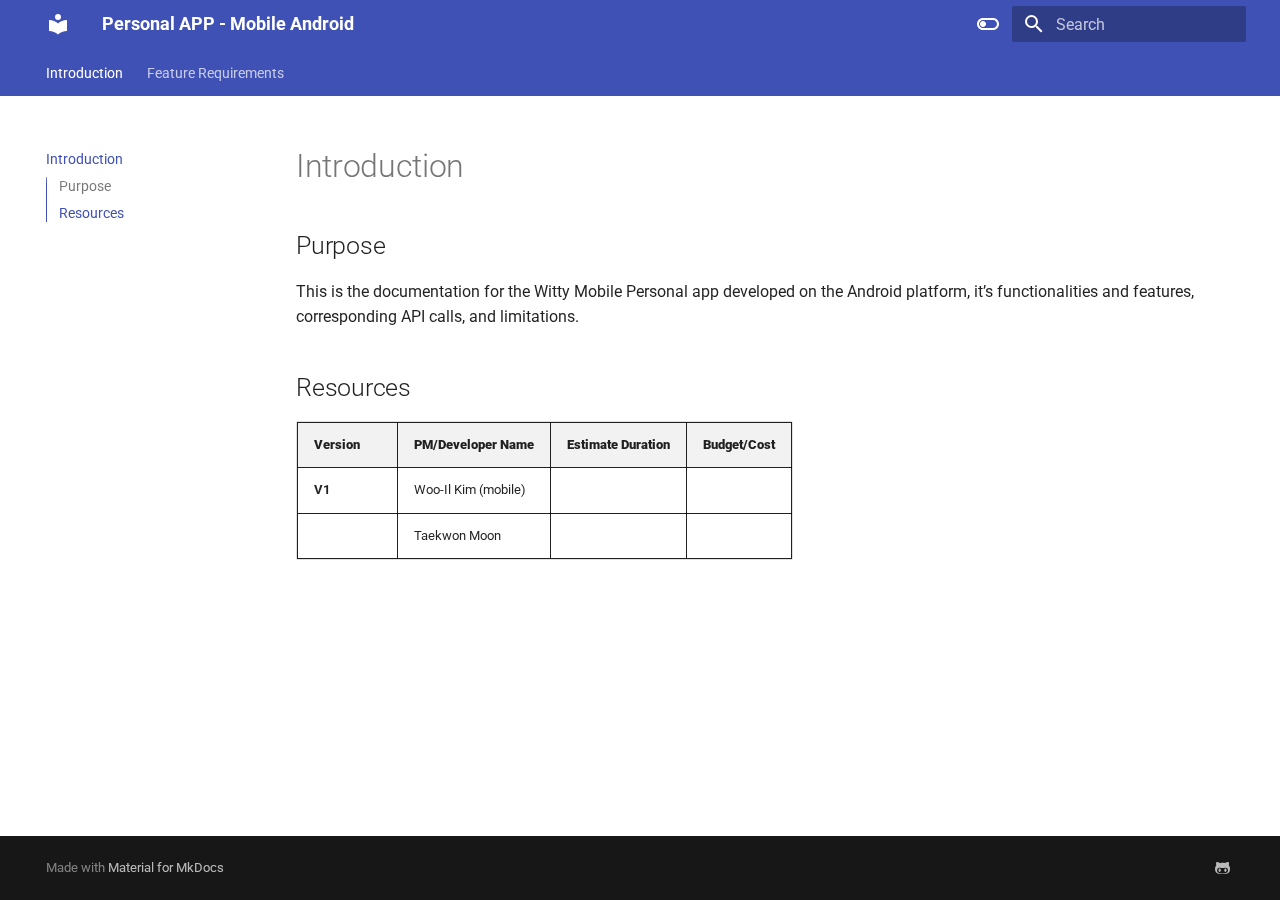
<file: index.html>
<!doctype html>
<html lang="en" class="no-js">
  <head>
    
      <meta charset="utf-8">
      <meta name="viewport" content="width=device-width,initial-scale=1">
      
      
      
      
      
        <link rel="next" href="featureRequirements/">
      
      
      <link rel="icon" href="assets/images/favicon.png">
      <meta name="generator" content="mkdocs-1.6.1, mkdocs-material-9.5.50">
    
    
      
        <title>Personal APP - Mobile Android</title>
      
    
    
      <link rel="stylesheet" href="assets/stylesheets/main.a40c8224.min.css">
      
        
        <link rel="stylesheet" href="assets/stylesheets/palette.06af60db.min.css">
      
      


    
    
      
    
    
      
        
        
        <link rel="preconnect" href="https://fonts.gstatic.com" crossorigin>
        <link rel="stylesheet" href="https://fonts.googleapis.com/css?family=Roboto:300,300i,400,400i,700,700i%7CRoboto+Mono:400,400i,700,700i&display=fallback">
        <style>:root{--md-text-font:"Roboto";--md-code-font:"Roboto Mono"}</style>
      
    
    
      <link rel="stylesheet" href="custom.css">
    
    <script>__md_scope=new URL(".",location),__md_hash=e=>[...e].reduce(((e,_)=>(e<<5)-e+_.charCodeAt(0)),0),__md_get=(e,_=localStorage,t=__md_scope)=>JSON.parse(_.getItem(t.pathname+"."+e)),__md_set=(e,_,t=localStorage,a=__md_scope)=>{try{t.setItem(a.pathname+"."+e,JSON.stringify(_))}catch(e){}}</script>
    
      

    
    
    
  </head>
  
  
    
    
      
    
    
    
    
    <body dir="ltr" data-md-color-scheme="default" data-md-color-primary="azure" data-md-color-accent="purple">
  
    
    <input class="md-toggle" data-md-toggle="drawer" type="checkbox" id="__drawer" autocomplete="off">
    <input class="md-toggle" data-md-toggle="search" type="checkbox" id="__search" autocomplete="off">
    <label class="md-overlay" for="__drawer"></label>
    <div data-md-component="skip">
      
        
        <a href="#introduction" class="md-skip">
          Skip to content
        </a>
      
    </div>
    <div data-md-component="announce">
      
    </div>
    
    
      

<header class="md-header" data-md-component="header">
  <nav class="md-header__inner md-grid" aria-label="Header">
    <a href="." title="Personal APP - Mobile Android" class="md-header__button md-logo" aria-label="Personal APP - Mobile Android" data-md-component="logo">
      
  
  <svg xmlns="http://www.w3.org/2000/svg" viewBox="0 0 24 24"><path d="M12 8a3 3 0 0 0 3-3 3 3 0 0 0-3-3 3 3 0 0 0-3 3 3 3 0 0 0 3 3m0 3.54C9.64 9.35 6.5 8 3 8v11c3.5 0 6.64 1.35 9 3.54 2.36-2.19 5.5-3.54 9-3.54V8c-3.5 0-6.64 1.35-9 3.54"/></svg>

    </a>
    <label class="md-header__button md-icon" for="__drawer">
      
      <svg xmlns="http://www.w3.org/2000/svg" viewBox="0 0 24 24"><path d="M3 6h18v2H3zm0 5h18v2H3zm0 5h18v2H3z"/></svg>
    </label>
    <div class="md-header__title" data-md-component="header-title">
      <div class="md-header__ellipsis">
        <div class="md-header__topic">
          <span class="md-ellipsis">
            Personal APP - Mobile Android
          </span>
        </div>
        <div class="md-header__topic" data-md-component="header-topic">
          <span class="md-ellipsis">
            
              Introduction
            
          </span>
        </div>
      </div>
    </div>
    
      
        <form class="md-header__option" data-md-component="palette">
  
    
    
    
    <input class="md-option" data-md-color-media="" data-md-color-scheme="default" data-md-color-primary="azure" data-md-color-accent="purple"  aria-label="Switch to dark mode"  type="radio" name="__palette" id="__palette_0">
    
      <label class="md-header__button md-icon" title="Switch to dark mode" for="__palette_1" hidden>
        <svg xmlns="http://www.w3.org/2000/svg" viewBox="0 0 24 24"><path d="M17 6H7c-3.31 0-6 2.69-6 6s2.69 6 6 6h10c3.31 0 6-2.69 6-6s-2.69-6-6-6m0 10H7c-2.21 0-4-1.79-4-4s1.79-4 4-4h10c2.21 0 4 1.79 4 4s-1.79 4-4 4M7 9c-1.66 0-3 1.34-3 3s1.34 3 3 3 3-1.34 3-3-1.34-3-3-3"/></svg>
      </label>
    
  
    
    
    
    <input class="md-option" data-md-color-media="" data-md-color-scheme="slate" data-md-color-primary="azure" data-md-color-accent="lime"  aria-label="Switch to light mode"  type="radio" name="__palette" id="__palette_1">
    
      <label class="md-header__button md-icon" title="Switch to light mode" for="__palette_0" hidden>
        <svg xmlns="http://www.w3.org/2000/svg" viewBox="0 0 24 24"><path d="M17 7H7a5 5 0 0 0-5 5 5 5 0 0 0 5 5h10a5 5 0 0 0 5-5 5 5 0 0 0-5-5m0 8a3 3 0 0 1-3-3 3 3 0 0 1 3-3 3 3 0 0 1 3 3 3 3 0 0 1-3 3"/></svg>
      </label>
    
  
</form>
      
    
    
      <script>var palette=__md_get("__palette");if(palette&&palette.color){if("(prefers-color-scheme)"===palette.color.media){var media=matchMedia("(prefers-color-scheme: light)"),input=document.querySelector(media.matches?"[data-md-color-media='(prefers-color-scheme: light)']":"[data-md-color-media='(prefers-color-scheme: dark)']");palette.color.media=input.getAttribute("data-md-color-media"),palette.color.scheme=input.getAttribute("data-md-color-scheme"),palette.color.primary=input.getAttribute("data-md-color-primary"),palette.color.accent=input.getAttribute("data-md-color-accent")}for(var[key,value]of Object.entries(palette.color))document.body.setAttribute("data-md-color-"+key,value)}</script>
    
    
    
      <label class="md-header__button md-icon" for="__search">
        
        <svg xmlns="http://www.w3.org/2000/svg" viewBox="0 0 24 24"><path d="M9.5 3A6.5 6.5 0 0 1 16 9.5c0 1.61-.59 3.09-1.56 4.23l.27.27h.79l5 5-1.5 1.5-5-5v-.79l-.27-.27A6.52 6.52 0 0 1 9.5 16 6.5 6.5 0 0 1 3 9.5 6.5 6.5 0 0 1 9.5 3m0 2C7 5 5 7 5 9.5S7 14 9.5 14 14 12 14 9.5 12 5 9.5 5"/></svg>
      </label>
      <div class="md-search" data-md-component="search" role="dialog">
  <label class="md-search__overlay" for="__search"></label>
  <div class="md-search__inner" role="search">
    <form class="md-search__form" name="search">
      <input type="text" class="md-search__input" name="query" aria-label="Search" placeholder="Search" autocapitalize="off" autocorrect="off" autocomplete="off" spellcheck="false" data-md-component="search-query" required>
      <label class="md-search__icon md-icon" for="__search">
        
        <svg xmlns="http://www.w3.org/2000/svg" viewBox="0 0 24 24"><path d="M9.5 3A6.5 6.5 0 0 1 16 9.5c0 1.61-.59 3.09-1.56 4.23l.27.27h.79l5 5-1.5 1.5-5-5v-.79l-.27-.27A6.52 6.52 0 0 1 9.5 16 6.5 6.5 0 0 1 3 9.5 6.5 6.5 0 0 1 9.5 3m0 2C7 5 5 7 5 9.5S7 14 9.5 14 14 12 14 9.5 12 5 9.5 5"/></svg>
        
        <svg xmlns="http://www.w3.org/2000/svg" viewBox="0 0 24 24"><path d="M20 11v2H8l5.5 5.5-1.42 1.42L4.16 12l7.92-7.92L13.5 5.5 8 11z"/></svg>
      </label>
      <nav class="md-search__options" aria-label="Search">
        
        <button type="reset" class="md-search__icon md-icon" title="Clear" aria-label="Clear" tabindex="-1">
          
          <svg xmlns="http://www.w3.org/2000/svg" viewBox="0 0 24 24"><path d="M19 6.41 17.59 5 12 10.59 6.41 5 5 6.41 10.59 12 5 17.59 6.41 19 12 13.41 17.59 19 19 17.59 13.41 12z"/></svg>
        </button>
      </nav>
      
        <div class="md-search__suggest" data-md-component="search-suggest"></div>
      
    </form>
    <div class="md-search__output">
      <div class="md-search__scrollwrap" tabindex="0" data-md-scrollfix>
        <div class="md-search-result" data-md-component="search-result">
          <div class="md-search-result__meta">
            Initializing search
          </div>
          <ol class="md-search-result__list" role="presentation"></ol>
        </div>
      </div>
    </div>
  </div>
</div>
    
    
  </nav>
  
</header>
    
    <div class="md-container" data-md-component="container">
      
      
        
          
            
<nav class="md-tabs" aria-label="Tabs" data-md-component="tabs">
  <div class="md-grid">
    <ul class="md-tabs__list">
      
        
  
  
    
  
  
    <li class="md-tabs__item md-tabs__item--active">
      <a href="." class="md-tabs__link">
        
  
    
  
  Introduction

      </a>
    </li>
  

      
        
  
  
  
    <li class="md-tabs__item">
      <a href="featureRequirements/" class="md-tabs__link">
        
  
    
  
  Feature Requirements

      </a>
    </li>
  

      
    </ul>
  </div>
</nav>
          
        
      
      <main class="md-main" data-md-component="main">
        <div class="md-main__inner md-grid">
          
            
              
              <div class="md-sidebar md-sidebar--primary" data-md-component="sidebar" data-md-type="navigation" >
                <div class="md-sidebar__scrollwrap">
                  <div class="md-sidebar__inner">
                    


  


  

<nav class="md-nav md-nav--primary md-nav--lifted md-nav--integrated" aria-label="Navigation" data-md-level="0">
  <label class="md-nav__title" for="__drawer">
    <a href="." title="Personal APP - Mobile Android" class="md-nav__button md-logo" aria-label="Personal APP - Mobile Android" data-md-component="logo">
      
  
  <svg xmlns="http://www.w3.org/2000/svg" viewBox="0 0 24 24"><path d="M12 8a3 3 0 0 0 3-3 3 3 0 0 0-3-3 3 3 0 0 0-3 3 3 3 0 0 0 3 3m0 3.54C9.64 9.35 6.5 8 3 8v11c3.5 0 6.64 1.35 9 3.54 2.36-2.19 5.5-3.54 9-3.54V8c-3.5 0-6.64 1.35-9 3.54"/></svg>

    </a>
    Personal APP - Mobile Android
  </label>
  
  <ul class="md-nav__list" data-md-scrollfix>
    
      
      
  
  
    
  
  
  
    <li class="md-nav__item md-nav__item--active">
      
      <input class="md-nav__toggle md-toggle" type="checkbox" id="__toc">
      
      
        
      
      
        <label class="md-nav__link md-nav__link--active" for="__toc">
          
  
  <span class="md-ellipsis">
    Introduction
  </span>
  

          <span class="md-nav__icon md-icon"></span>
        </label>
      
      <a href="." class="md-nav__link md-nav__link--active">
        
  
  <span class="md-ellipsis">
    Introduction
  </span>
  

      </a>
      
        

<nav class="md-nav md-nav--secondary" aria-label="Table of contents">
  
  
  
    
  
  
    <label class="md-nav__title" for="__toc">
      <span class="md-nav__icon md-icon"></span>
      Table of contents
    </label>
    <ul class="md-nav__list" data-md-component="toc" data-md-scrollfix>
      
        <li class="md-nav__item">
  <a href="#purpose" class="md-nav__link">
    <span class="md-ellipsis">
      Purpose
    </span>
  </a>
  
</li>
      
        <li class="md-nav__item">
  <a href="#resources" class="md-nav__link">
    <span class="md-ellipsis">
      Resources
    </span>
  </a>
  
</li>
      
    </ul>
  
</nav>
      
    </li>
  

    
      
      
  
  
  
  
    <li class="md-nav__item">
      <a href="featureRequirements/" class="md-nav__link">
        
  
  <span class="md-ellipsis">
    Feature Requirements
  </span>
  

      </a>
    </li>
  

    
  </ul>
</nav>
                  </div>
                </div>
              </div>
            
            
          
          
            <div class="md-content" data-md-component="content">
              <article class="md-content__inner md-typeset">
                
                  


<h1 id="introduction">Introduction</h1>
<h2 id="purpose">Purpose</h2>
<p>This is the documentation for the Witty Mobile Personal app developed on the Android platform,
it’s functionalities and features, corresponding API calls, and limitations.</p>
<h2 id="resources">Resources</h2>
<table>
<thead>
<tr>
<th><strong>Version</strong></th>
<th><strong>PM/Developer Name</strong></th>
<th><strong>Estimate Duration</strong></th>
<th><strong>Budget/Cost</strong></th>
</tr>
</thead>
<tbody>
<tr>
<td><strong>V1</strong></td>
<td>Woo-Il Kim (mobile)</td>
<td></td>
<td></td>
</tr>
<tr>
<td></td>
<td>Taekwon Moon</td>
<td></td>
<td></td>
</tr>
</tbody>
</table>












                
              </article>
            </div>
          
          
  <script>var tabs=__md_get("__tabs");if(Array.isArray(tabs))e:for(var set of document.querySelectorAll(".tabbed-set")){var labels=set.querySelector(".tabbed-labels");for(var tab of tabs)for(var label of labels.getElementsByTagName("label"))if(label.innerText.trim()===tab){var input=document.getElementById(label.htmlFor);input.checked=!0;continue e}}</script>

<script>var target=document.getElementById(location.hash.slice(1));target&&target.name&&(target.checked=target.name.startsWith("__tabbed_"))</script>
        </div>
        
          <button type="button" class="md-top md-icon" data-md-component="top" hidden>
  
  <svg xmlns="http://www.w3.org/2000/svg" viewBox="0 0 24 24"><path d="M13 20h-2V8l-5.5 5.5-1.42-1.42L12 4.16l7.92 7.92-1.42 1.42L13 8z"/></svg>
  Back to top
</button>
        
      </main>
      
        <footer class="md-footer">
  
  <div class="md-footer-meta md-typeset">
    <div class="md-footer-meta__inner md-grid">
      <div class="md-copyright">
  
  
    Made with
    <a href="https://squidfunk.github.io/mkdocs-material/" target="_blank" rel="noopener">
      Material for MkDocs
    </a>
  
</div>
      
        <div class="md-social">
  
    
    
    
    
      
      
    
    <a href="https://github.com/Yumitsu28" target="_blank" rel="noopener" title="github.com" class="md-social__link">
      <svg xmlns="http://www.w3.org/2000/svg" viewBox="0 0 480 512"><!--! Font Awesome Free 6.7.2 by @fontawesome - https://fontawesome.com License - https://fontawesome.com/license/free (Icons: CC BY 4.0, Fonts: SIL OFL 1.1, Code: MIT License) Copyright 2024 Fonticons, Inc.--><path d="M186.1 328.7c0 20.9-10.9 55.1-36.7 55.1s-36.7-34.2-36.7-55.1 10.9-55.1 36.7-55.1 36.7 34.2 36.7 55.1M480 278.2c0 31.9-3.2 65.7-17.5 95-37.9 76.6-142.1 74.8-216.7 74.8-75.8 0-186.2 2.7-225.6-74.8-14.6-29-20.2-63.1-20.2-95 0-41.9 13.9-81.5 41.5-113.6-5.2-15.8-7.7-32.4-7.7-48.8 0-21.5 4.9-32.3 14.6-51.8 45.3 0 74.3 9 108.8 36 29-6.9 58.8-10 88.7-10 27 0 54.2 2.9 80.4 9.2 34-26.7 63-35.2 107.8-35.2 9.8 19.5 14.6 30.3 14.6 51.8 0 16.4-2.6 32.7-7.7 48.2 27.5 32.4 39 72.3 39 114.2m-64.3 50.5c0-43.9-26.7-82.6-73.5-82.6-18.9 0-37 3.4-56 6-14.9 2.3-29.8 3.2-45.1 3.2-15.2 0-30.1-.9-45.1-3.2-18.7-2.6-37-6-56-6-46.8 0-73.5 38.7-73.5 82.6 0 87.8 80.4 101.3 150.4 101.3h48.2c70.3 0 150.6-13.4 150.6-101.3m-82.6-55.1c-25.8 0-36.7 34.2-36.7 55.1s10.9 55.1 36.7 55.1 36.7-34.2 36.7-55.1-10.9-55.1-36.7-55.1"/></svg>
    </a>
  
</div>
      
    </div>
  </div>
</footer>
      
    </div>
    <div class="md-dialog" data-md-component="dialog">
      <div class="md-dialog__inner md-typeset"></div>
    </div>
    
    
    <script id="__config" type="application/json">{"base": ".", "features": ["navigation.tabs", "navigation.sections", "toc.integrate", "toc.follow", "navigation.top", "navigation.expand", "search.suggest", "search.highlight", "content.tabs.link", "content.code.annotation", "content.code.copy"], "search": "assets/javascripts/workers/search.f8cc74c7.min.js", "translations": {"clipboard.copied": "Copied to clipboard", "clipboard.copy": "Copy to clipboard", "search.result.more.one": "1 more on this page", "search.result.more.other": "# more on this page", "search.result.none": "No matching documents", "search.result.one": "1 matching document", "search.result.other": "# matching documents", "search.result.placeholder": "Type to start searching", "search.result.term.missing": "Missing", "select.version": "Select version"}}</script>
    
    
      <script src="assets/javascripts/bundle.60a45f97.min.js"></script>
      
    
  </body>
</html>
</file>
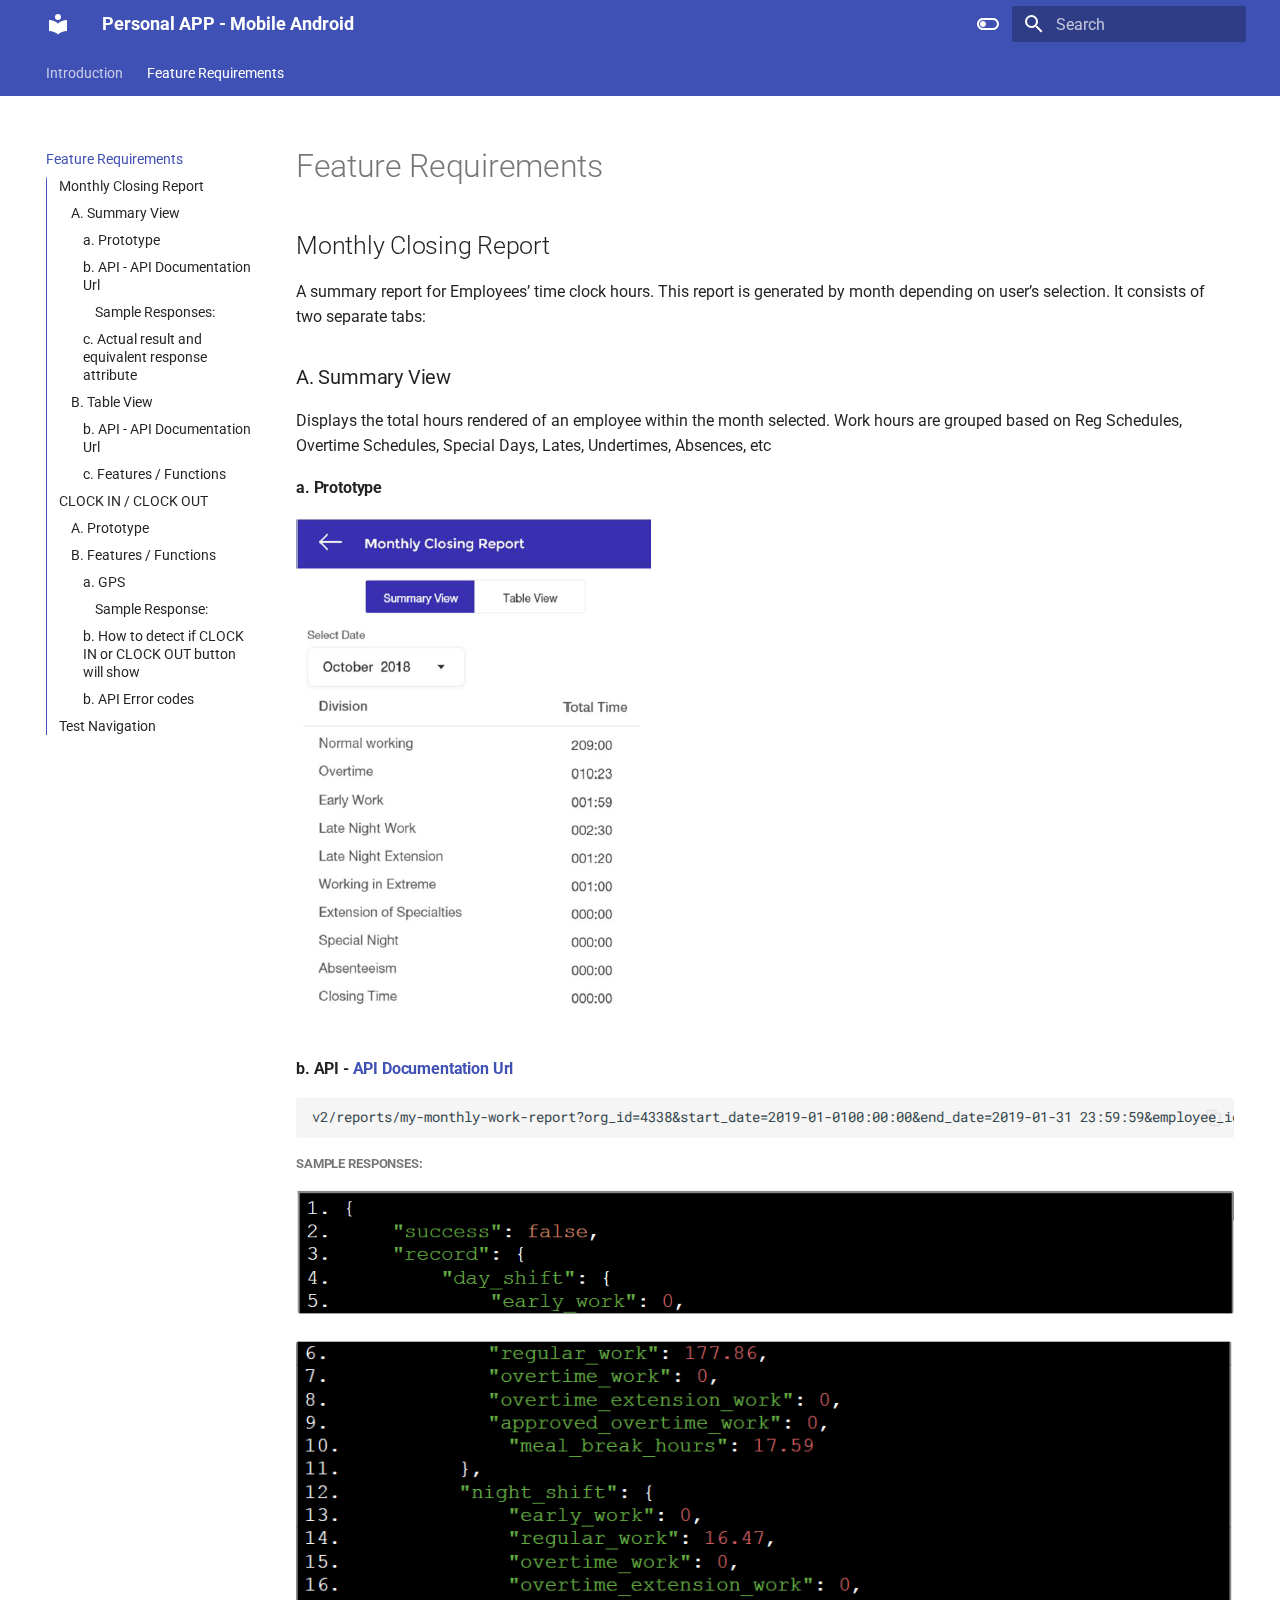
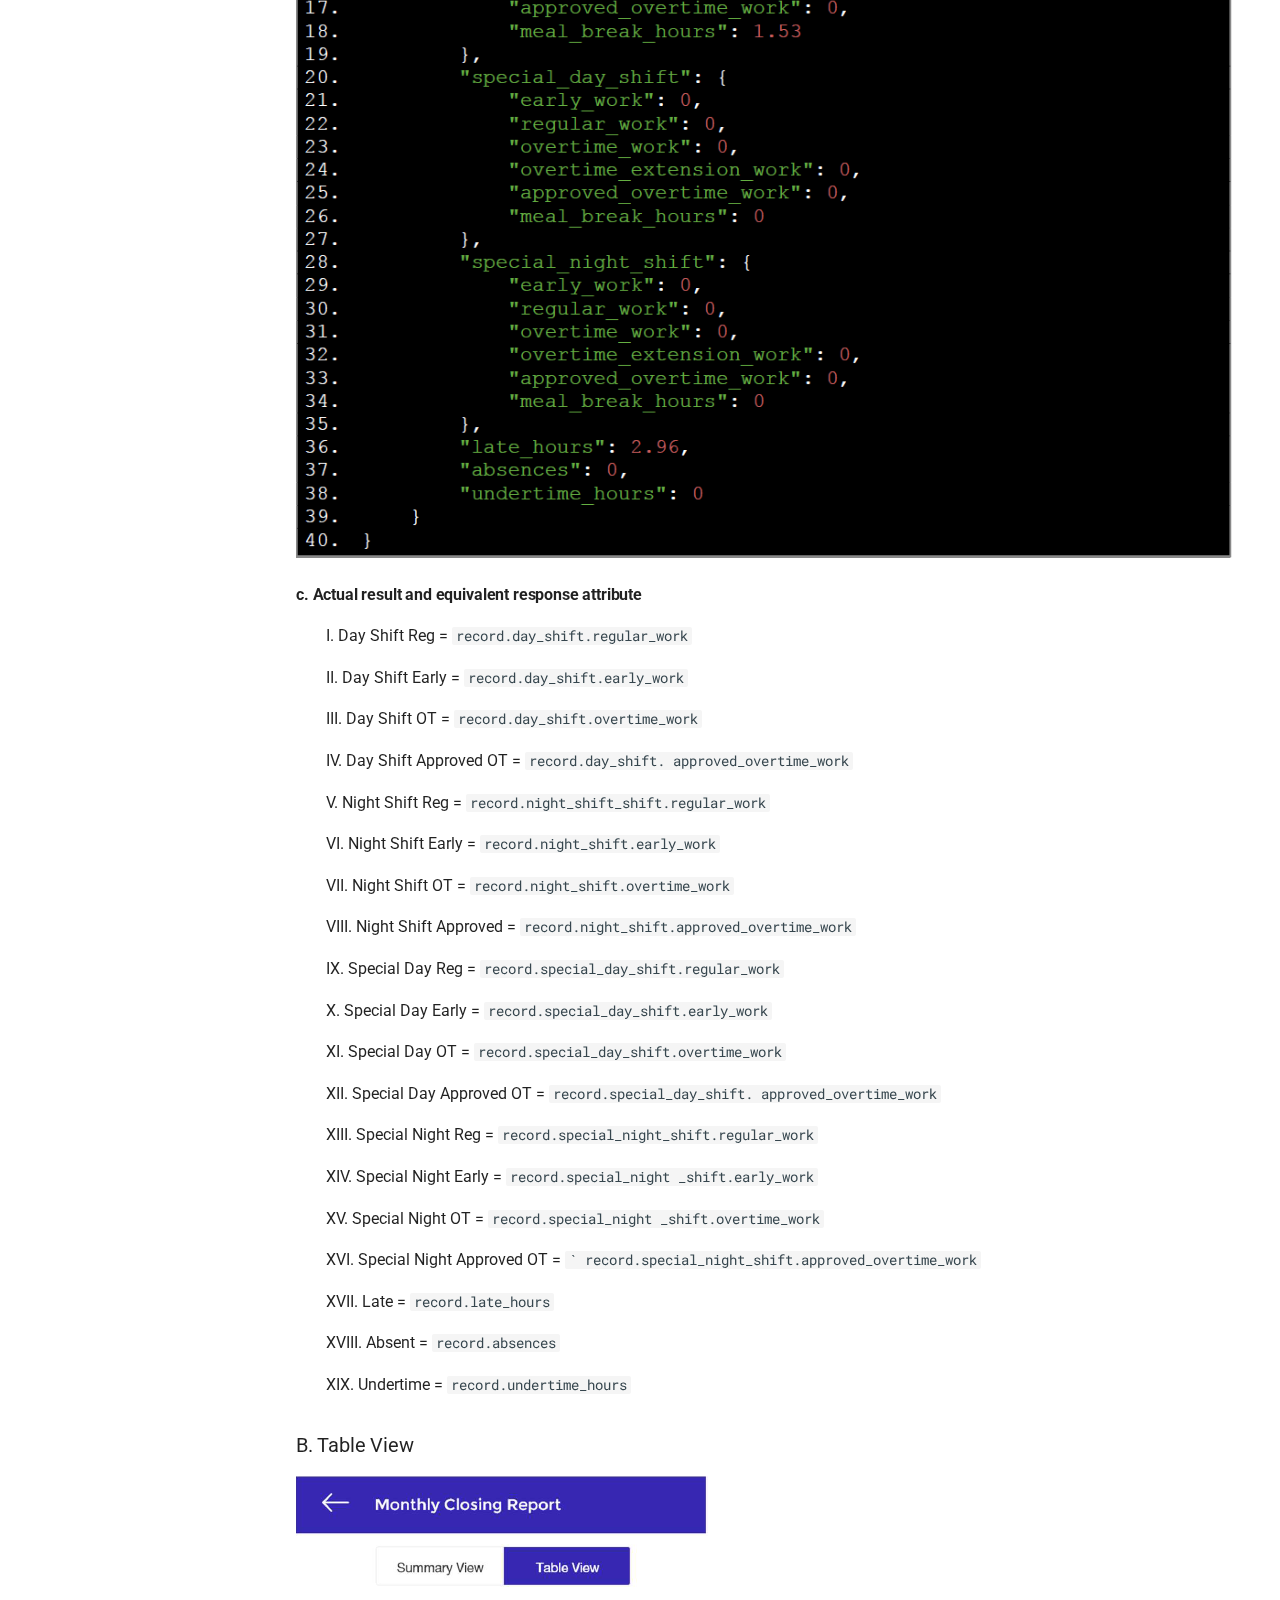
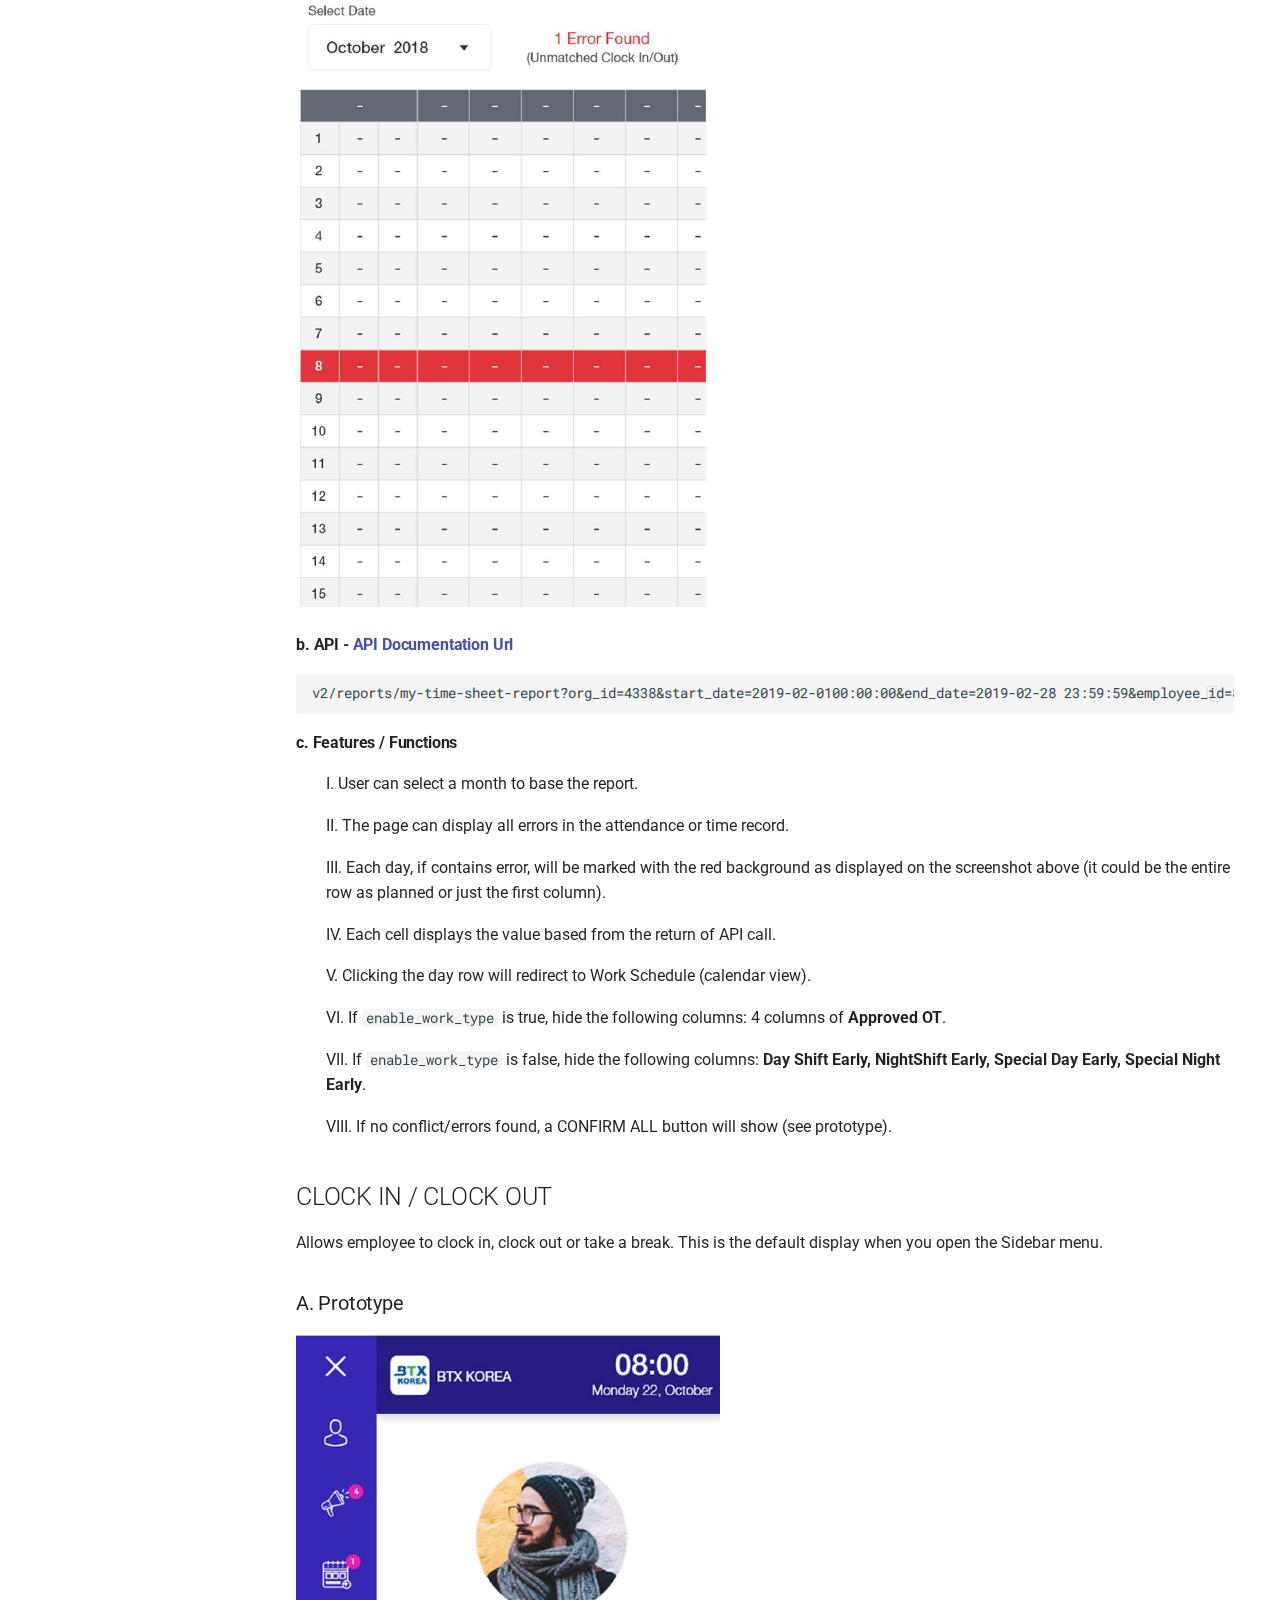
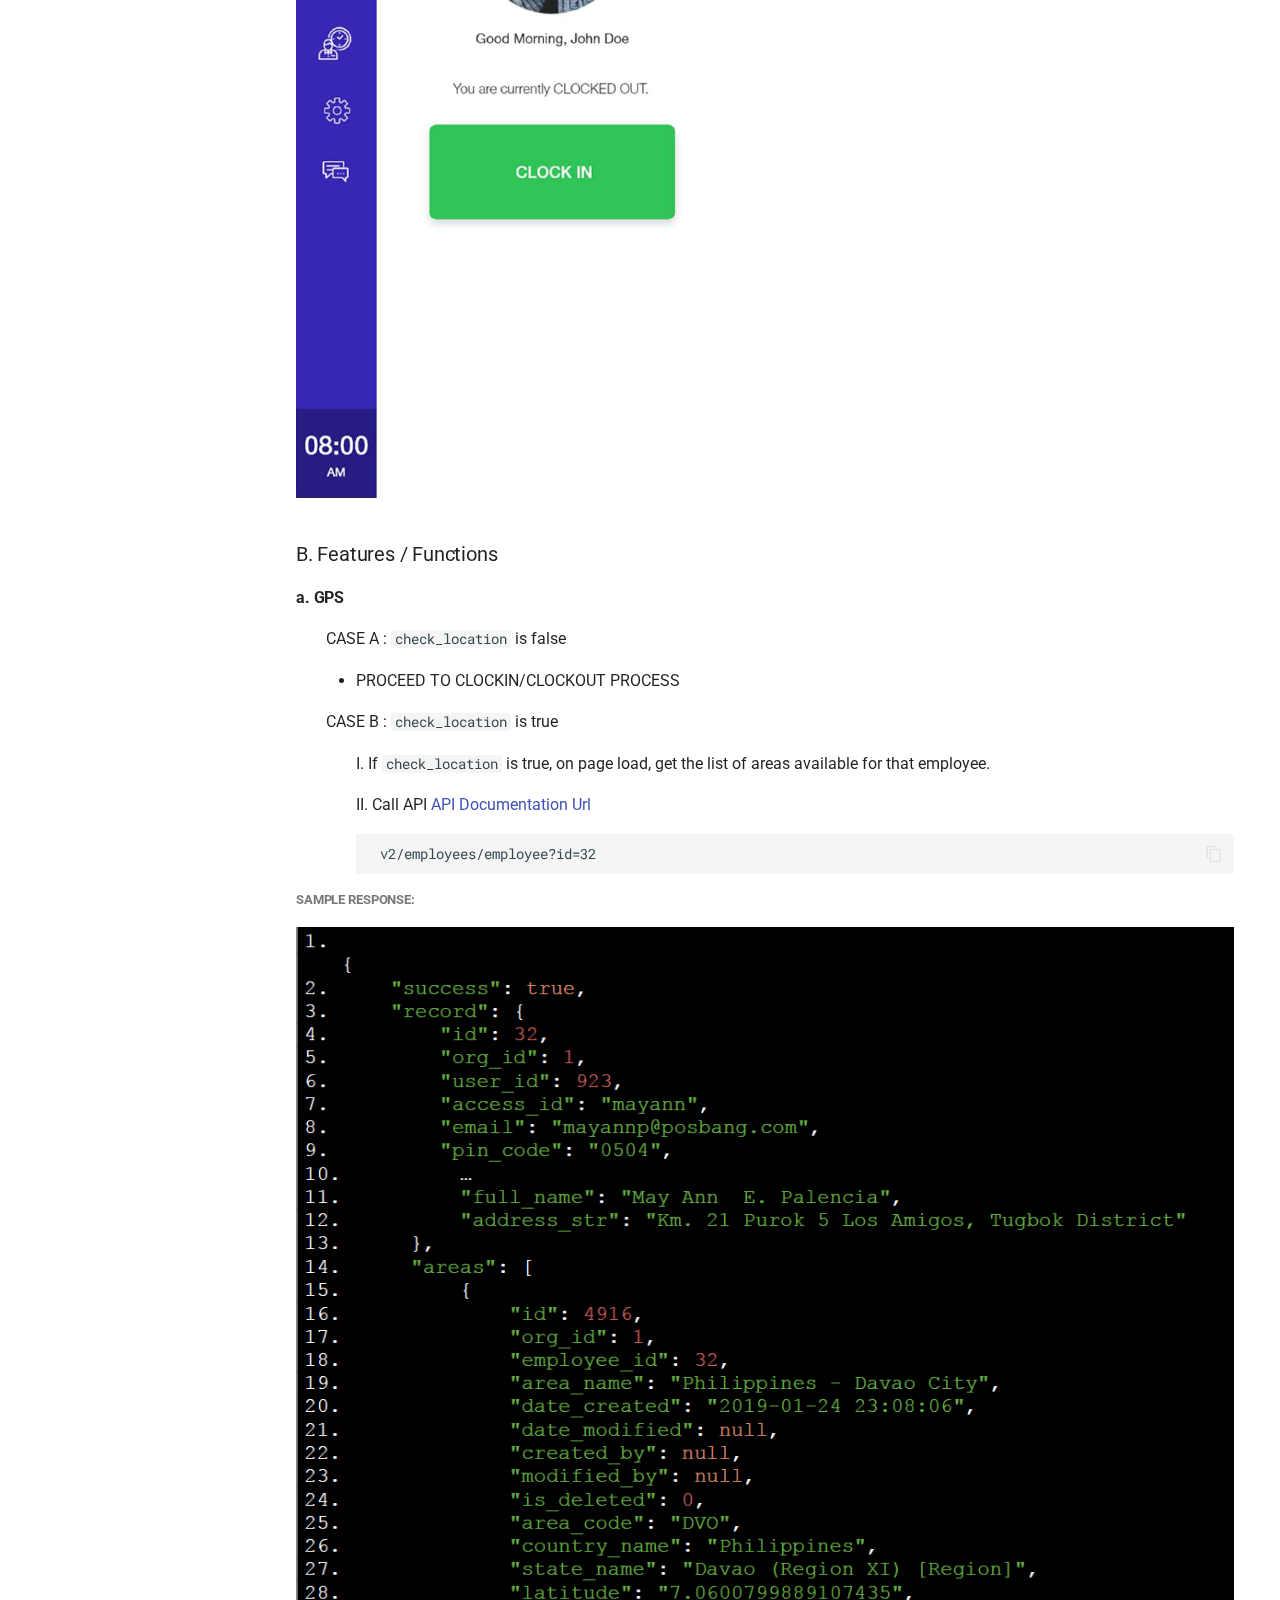
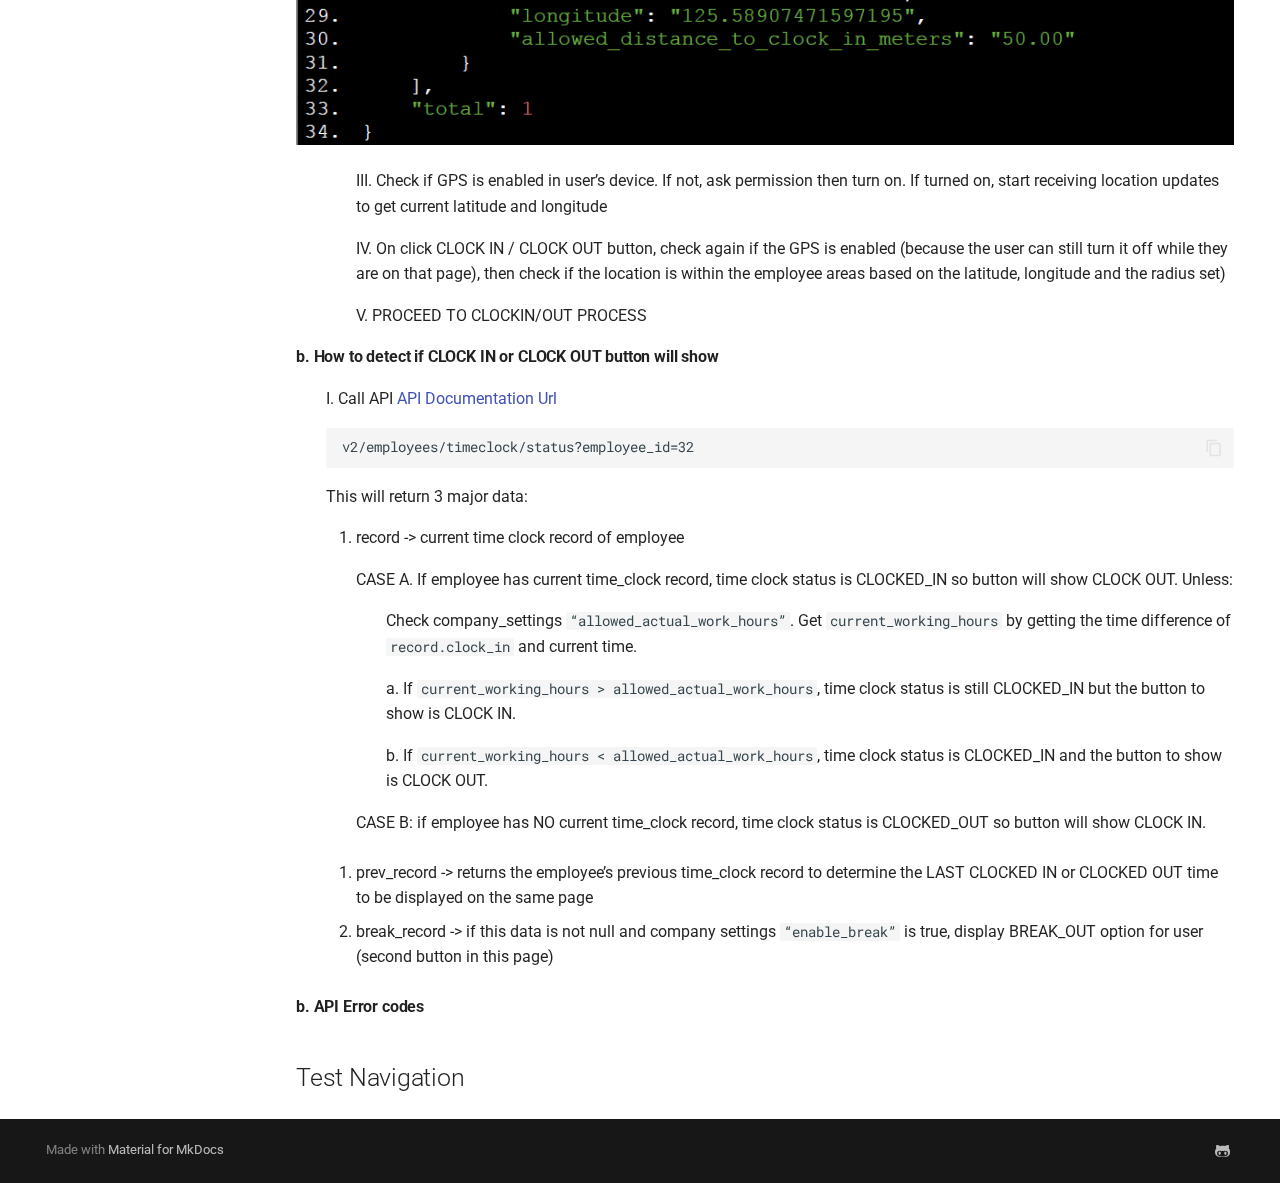
<file: featureRequirements/index.html>
<!doctype html>
<html lang="en" class="no-js">
  <head>
    
      <meta charset="utf-8">
      <meta name="viewport" content="width=device-width,initial-scale=1">
      
      
      
      
        <link rel="prev" href="..">
      
      
      
      <link rel="icon" href="../assets/images/favicon.png">
      <meta name="generator" content="mkdocs-1.6.1, mkdocs-material-9.5.50">
    
    
      
        <title>Feature Requirements - Personal APP - Mobile Android</title>
      
    
    
      <link rel="stylesheet" href="../assets/stylesheets/main.a40c8224.min.css">
      
        
        <link rel="stylesheet" href="../assets/stylesheets/palette.06af60db.min.css">
      
      


    
    
      
    
    
      
        
        
        <link rel="preconnect" href="https://fonts.gstatic.com" crossorigin>
        <link rel="stylesheet" href="https://fonts.googleapis.com/css?family=Roboto:300,300i,400,400i,700,700i%7CRoboto+Mono:400,400i,700,700i&display=fallback">
        <style>:root{--md-text-font:"Roboto";--md-code-font:"Roboto Mono"}</style>
      
    
    
      <link rel="stylesheet" href="../custom.css">
    
    <script>__md_scope=new URL("..",location),__md_hash=e=>[...e].reduce(((e,_)=>(e<<5)-e+_.charCodeAt(0)),0),__md_get=(e,_=localStorage,t=__md_scope)=>JSON.parse(_.getItem(t.pathname+"."+e)),__md_set=(e,_,t=localStorage,a=__md_scope)=>{try{t.setItem(a.pathname+"."+e,JSON.stringify(_))}catch(e){}}</script>
    
      

    
    
    
  </head>
  
  
    
    
      
    
    
    
    
    <body dir="ltr" data-md-color-scheme="default" data-md-color-primary="azure" data-md-color-accent="purple">
  
    
    <input class="md-toggle" data-md-toggle="drawer" type="checkbox" id="__drawer" autocomplete="off">
    <input class="md-toggle" data-md-toggle="search" type="checkbox" id="__search" autocomplete="off">
    <label class="md-overlay" for="__drawer"></label>
    <div data-md-component="skip">
      
        
        <a href="#feature-requirements" class="md-skip">
          Skip to content
        </a>
      
    </div>
    <div data-md-component="announce">
      
    </div>
    
    
      

<header class="md-header" data-md-component="header">
  <nav class="md-header__inner md-grid" aria-label="Header">
    <a href=".." title="Personal APP - Mobile Android" class="md-header__button md-logo" aria-label="Personal APP - Mobile Android" data-md-component="logo">
      
  
  <svg xmlns="http://www.w3.org/2000/svg" viewBox="0 0 24 24"><path d="M12 8a3 3 0 0 0 3-3 3 3 0 0 0-3-3 3 3 0 0 0-3 3 3 3 0 0 0 3 3m0 3.54C9.64 9.35 6.5 8 3 8v11c3.5 0 6.64 1.35 9 3.54 2.36-2.19 5.5-3.54 9-3.54V8c-3.5 0-6.64 1.35-9 3.54"/></svg>

    </a>
    <label class="md-header__button md-icon" for="__drawer">
      
      <svg xmlns="http://www.w3.org/2000/svg" viewBox="0 0 24 24"><path d="M3 6h18v2H3zm0 5h18v2H3zm0 5h18v2H3z"/></svg>
    </label>
    <div class="md-header__title" data-md-component="header-title">
      <div class="md-header__ellipsis">
        <div class="md-header__topic">
          <span class="md-ellipsis">
            Personal APP - Mobile Android
          </span>
        </div>
        <div class="md-header__topic" data-md-component="header-topic">
          <span class="md-ellipsis">
            
              Feature Requirements
            
          </span>
        </div>
      </div>
    </div>
    
      
        <form class="md-header__option" data-md-component="palette">
  
    
    
    
    <input class="md-option" data-md-color-media="" data-md-color-scheme="default" data-md-color-primary="azure" data-md-color-accent="purple"  aria-label="Switch to dark mode"  type="radio" name="__palette" id="__palette_0">
    
      <label class="md-header__button md-icon" title="Switch to dark mode" for="__palette_1" hidden>
        <svg xmlns="http://www.w3.org/2000/svg" viewBox="0 0 24 24"><path d="M17 6H7c-3.31 0-6 2.69-6 6s2.69 6 6 6h10c3.31 0 6-2.69 6-6s-2.69-6-6-6m0 10H7c-2.21 0-4-1.79-4-4s1.79-4 4-4h10c2.21 0 4 1.79 4 4s-1.79 4-4 4M7 9c-1.66 0-3 1.34-3 3s1.34 3 3 3 3-1.34 3-3-1.34-3-3-3"/></svg>
      </label>
    
  
    
    
    
    <input class="md-option" data-md-color-media="" data-md-color-scheme="slate" data-md-color-primary="azure" data-md-color-accent="lime"  aria-label="Switch to light mode"  type="radio" name="__palette" id="__palette_1">
    
      <label class="md-header__button md-icon" title="Switch to light mode" for="__palette_0" hidden>
        <svg xmlns="http://www.w3.org/2000/svg" viewBox="0 0 24 24"><path d="M17 7H7a5 5 0 0 0-5 5 5 5 0 0 0 5 5h10a5 5 0 0 0 5-5 5 5 0 0 0-5-5m0 8a3 3 0 0 1-3-3 3 3 0 0 1 3-3 3 3 0 0 1 3 3 3 3 0 0 1-3 3"/></svg>
      </label>
    
  
</form>
      
    
    
      <script>var palette=__md_get("__palette");if(palette&&palette.color){if("(prefers-color-scheme)"===palette.color.media){var media=matchMedia("(prefers-color-scheme: light)"),input=document.querySelector(media.matches?"[data-md-color-media='(prefers-color-scheme: light)']":"[data-md-color-media='(prefers-color-scheme: dark)']");palette.color.media=input.getAttribute("data-md-color-media"),palette.color.scheme=input.getAttribute("data-md-color-scheme"),palette.color.primary=input.getAttribute("data-md-color-primary"),palette.color.accent=input.getAttribute("data-md-color-accent")}for(var[key,value]of Object.entries(palette.color))document.body.setAttribute("data-md-color-"+key,value)}</script>
    
    
    
      <label class="md-header__button md-icon" for="__search">
        
        <svg xmlns="http://www.w3.org/2000/svg" viewBox="0 0 24 24"><path d="M9.5 3A6.5 6.5 0 0 1 16 9.5c0 1.61-.59 3.09-1.56 4.23l.27.27h.79l5 5-1.5 1.5-5-5v-.79l-.27-.27A6.52 6.52 0 0 1 9.5 16 6.5 6.5 0 0 1 3 9.5 6.5 6.5 0 0 1 9.5 3m0 2C7 5 5 7 5 9.5S7 14 9.5 14 14 12 14 9.5 12 5 9.5 5"/></svg>
      </label>
      <div class="md-search" data-md-component="search" role="dialog">
  <label class="md-search__overlay" for="__search"></label>
  <div class="md-search__inner" role="search">
    <form class="md-search__form" name="search">
      <input type="text" class="md-search__input" name="query" aria-label="Search" placeholder="Search" autocapitalize="off" autocorrect="off" autocomplete="off" spellcheck="false" data-md-component="search-query" required>
      <label class="md-search__icon md-icon" for="__search">
        
        <svg xmlns="http://www.w3.org/2000/svg" viewBox="0 0 24 24"><path d="M9.5 3A6.5 6.5 0 0 1 16 9.5c0 1.61-.59 3.09-1.56 4.23l.27.27h.79l5 5-1.5 1.5-5-5v-.79l-.27-.27A6.52 6.52 0 0 1 9.5 16 6.5 6.5 0 0 1 3 9.5 6.5 6.5 0 0 1 9.5 3m0 2C7 5 5 7 5 9.5S7 14 9.5 14 14 12 14 9.5 12 5 9.5 5"/></svg>
        
        <svg xmlns="http://www.w3.org/2000/svg" viewBox="0 0 24 24"><path d="M20 11v2H8l5.5 5.5-1.42 1.42L4.16 12l7.92-7.92L13.5 5.5 8 11z"/></svg>
      </label>
      <nav class="md-search__options" aria-label="Search">
        
        <button type="reset" class="md-search__icon md-icon" title="Clear" aria-label="Clear" tabindex="-1">
          
          <svg xmlns="http://www.w3.org/2000/svg" viewBox="0 0 24 24"><path d="M19 6.41 17.59 5 12 10.59 6.41 5 5 6.41 10.59 12 5 17.59 6.41 19 12 13.41 17.59 19 19 17.59 13.41 12z"/></svg>
        </button>
      </nav>
      
        <div class="md-search__suggest" data-md-component="search-suggest"></div>
      
    </form>
    <div class="md-search__output">
      <div class="md-search__scrollwrap" tabindex="0" data-md-scrollfix>
        <div class="md-search-result" data-md-component="search-result">
          <div class="md-search-result__meta">
            Initializing search
          </div>
          <ol class="md-search-result__list" role="presentation"></ol>
        </div>
      </div>
    </div>
  </div>
</div>
    
    
  </nav>
  
</header>
    
    <div class="md-container" data-md-component="container">
      
      
        
          
            
<nav class="md-tabs" aria-label="Tabs" data-md-component="tabs">
  <div class="md-grid">
    <ul class="md-tabs__list">
      
        
  
  
  
    <li class="md-tabs__item">
      <a href=".." class="md-tabs__link">
        
  
    
  
  Introduction

      </a>
    </li>
  

      
        
  
  
    
  
  
    <li class="md-tabs__item md-tabs__item--active">
      <a href="./" class="md-tabs__link">
        
  
    
  
  Feature Requirements

      </a>
    </li>
  

      
    </ul>
  </div>
</nav>
          
        
      
      <main class="md-main" data-md-component="main">
        <div class="md-main__inner md-grid">
          
            
              
              <div class="md-sidebar md-sidebar--primary" data-md-component="sidebar" data-md-type="navigation" >
                <div class="md-sidebar__scrollwrap">
                  <div class="md-sidebar__inner">
                    


  


  

<nav class="md-nav md-nav--primary md-nav--lifted md-nav--integrated" aria-label="Navigation" data-md-level="0">
  <label class="md-nav__title" for="__drawer">
    <a href=".." title="Personal APP - Mobile Android" class="md-nav__button md-logo" aria-label="Personal APP - Mobile Android" data-md-component="logo">
      
  
  <svg xmlns="http://www.w3.org/2000/svg" viewBox="0 0 24 24"><path d="M12 8a3 3 0 0 0 3-3 3 3 0 0 0-3-3 3 3 0 0 0-3 3 3 3 0 0 0 3 3m0 3.54C9.64 9.35 6.5 8 3 8v11c3.5 0 6.64 1.35 9 3.54 2.36-2.19 5.5-3.54 9-3.54V8c-3.5 0-6.64 1.35-9 3.54"/></svg>

    </a>
    Personal APP - Mobile Android
  </label>
  
  <ul class="md-nav__list" data-md-scrollfix>
    
      
      
  
  
  
  
    <li class="md-nav__item">
      <a href=".." class="md-nav__link">
        
  
  <span class="md-ellipsis">
    Introduction
  </span>
  

      </a>
    </li>
  

    
      
      
  
  
    
  
  
  
    <li class="md-nav__item md-nav__item--active">
      
      <input class="md-nav__toggle md-toggle" type="checkbox" id="__toc">
      
      
        
      
      
        <label class="md-nav__link md-nav__link--active" for="__toc">
          
  
  <span class="md-ellipsis">
    Feature Requirements
  </span>
  

          <span class="md-nav__icon md-icon"></span>
        </label>
      
      <a href="./" class="md-nav__link md-nav__link--active">
        
  
  <span class="md-ellipsis">
    Feature Requirements
  </span>
  

      </a>
      
        

<nav class="md-nav md-nav--secondary" aria-label="Table of contents">
  
  
  
    
  
  
    <label class="md-nav__title" for="__toc">
      <span class="md-nav__icon md-icon"></span>
      Table of contents
    </label>
    <ul class="md-nav__list" data-md-component="toc" data-md-scrollfix>
      
        <li class="md-nav__item">
  <a href="#monthly-closing-report" class="md-nav__link">
    <span class="md-ellipsis">
      Monthly Closing Report
    </span>
  </a>
  
    <nav class="md-nav" aria-label="Monthly Closing Report">
      <ul class="md-nav__list">
        
          <li class="md-nav__item">
  <a href="#a-summary-view" class="md-nav__link">
    <span class="md-ellipsis">
      A. Summary View
    </span>
  </a>
  
    <nav class="md-nav" aria-label="A. Summary View">
      <ul class="md-nav__list">
        
          <li class="md-nav__item">
  <a href="#a-prototype" class="md-nav__link">
    <span class="md-ellipsis">
      a. Prototype
    </span>
  </a>
  
</li>
        
          <li class="md-nav__item">
  <a href="#b-api-api-documentation-url" class="md-nav__link">
    <span class="md-ellipsis">
      b. API - API Documentation Url
    </span>
  </a>
  
    <nav class="md-nav" aria-label="b. API - API Documentation Url">
      <ul class="md-nav__list">
        
          <li class="md-nav__item">
  <a href="#sample-responses" class="md-nav__link">
    <span class="md-ellipsis">
      Sample Responses:
    </span>
  </a>
  
</li>
        
      </ul>
    </nav>
  
</li>
        
          <li class="md-nav__item">
  <a href="#c-actual-result-and-equivalent-response-attribute" class="md-nav__link">
    <span class="md-ellipsis">
      c. Actual result and equivalent response attribute
    </span>
  </a>
  
</li>
        
      </ul>
    </nav>
  
</li>
        
          <li class="md-nav__item">
  <a href="#b-table-view" class="md-nav__link">
    <span class="md-ellipsis">
      B. Table View
    </span>
  </a>
  
    <nav class="md-nav" aria-label="B. Table View">
      <ul class="md-nav__list">
        
          <li class="md-nav__item">
  <a href="#b-api-api-documentation-url_1" class="md-nav__link">
    <span class="md-ellipsis">
      b. API - API Documentation Url
    </span>
  </a>
  
</li>
        
          <li class="md-nav__item">
  <a href="#c-features-functions" class="md-nav__link">
    <span class="md-ellipsis">
      c. Features / Functions
    </span>
  </a>
  
</li>
        
      </ul>
    </nav>
  
</li>
        
      </ul>
    </nav>
  
</li>
      
        <li class="md-nav__item">
  <a href="#clock-in-clock-out" class="md-nav__link">
    <span class="md-ellipsis">
      CLOCK IN / CLOCK OUT
    </span>
  </a>
  
    <nav class="md-nav" aria-label="CLOCK IN / CLOCK OUT">
      <ul class="md-nav__list">
        
          <li class="md-nav__item">
  <a href="#a-prototype_1" class="md-nav__link">
    <span class="md-ellipsis">
      A. Prototype
    </span>
  </a>
  
</li>
        
          <li class="md-nav__item">
  <a href="#b-features-functions" class="md-nav__link">
    <span class="md-ellipsis">
      B. Features / Functions
    </span>
  </a>
  
    <nav class="md-nav" aria-label="B. Features / Functions">
      <ul class="md-nav__list">
        
          <li class="md-nav__item">
  <a href="#a-gps" class="md-nav__link">
    <span class="md-ellipsis">
      a. GPS
    </span>
  </a>
  
    <nav class="md-nav" aria-label="a. GPS">
      <ul class="md-nav__list">
        
          <li class="md-nav__item">
  <a href="#sample-response" class="md-nav__link">
    <span class="md-ellipsis">
      Sample Response:
    </span>
  </a>
  
</li>
        
      </ul>
    </nav>
  
</li>
        
          <li class="md-nav__item">
  <a href="#b-how-to-detect-if-clock-in-or-clock-out-button-will-show" class="md-nav__link">
    <span class="md-ellipsis">
      b. How to detect if CLOCK IN or CLOCK OUT button will show
    </span>
  </a>
  
</li>
        
          <li class="md-nav__item">
  <a href="#b-api-error-codes" class="md-nav__link">
    <span class="md-ellipsis">
      b. API Error codes
    </span>
  </a>
  
</li>
        
      </ul>
    </nav>
  
</li>
        
      </ul>
    </nav>
  
</li>
      
        <li class="md-nav__item">
  <a href="#test-navigation" class="md-nav__link">
    <span class="md-ellipsis">
      Test Navigation
    </span>
  </a>
  
</li>
      
    </ul>
  
</nav>
      
    </li>
  

    
  </ul>
</nav>
                  </div>
                </div>
              </div>
            
            
          
          
            <div class="md-content" data-md-component="content">
              <article class="md-content__inner md-typeset">
                
                  


<h1 id="feature-requirements">Feature Requirements</h1>
<h2 id="monthly-closing-report">Monthly Closing Report</h2>
<p>A summary report for Employees’ time clock hours. This report is generated by month depending on
user’s selection. It consists of two separate tabs:</p>
<h3 id="a-summary-view">A. Summary View</h3>
<p>Displays the total hours rendered of an employee within the month selected. Work hours
are grouped based on Reg Schedules, Overtime Schedules, Special Days, Lates, Undertimes,
Absences, etc</p>
<h4 id="a-prototype">a. Prototype</h4>
<p><img alt="Monthly Closing Report - Summary View" loading="lazy" src="../images/mcr_summary_view.png" /></p>
<h4 id="b-api-api-documentation-url">b. API - <a href="https://documenter.getpostman.com/view/1675910/RzthSX32">API Documentation Url</a></h4>
<div class="highlight"><pre><span></span><code><a id="__codelineno-0-1" name="__codelineno-0-1" href="#__codelineno-0-1"></a>v2/reports/my-monthly-work-report?org_id=4338&amp;start_date=2019-01-0100:00:00&amp;end_date=2019-01-31 23:59:59&amp;employee_id=8464&amp;limit=0 
</code></pre></div>
<h5 id="sample-responses">Sample Responses:</h5>
<p><img alt="Sample Response 1" loading="lazy" src="../images/sample_response_1.png" /></p>
<p><img alt="Sample Response 2" loading="lazy" src="../images/sample_response_2.png" /></p>
<h4 id="c-actual-result-and-equivalent-response-attribute">c. Actual result and equivalent response attribute</h4>
<blockquote>
<p>I. Day Shift Reg = <code>record.day_shift.regular_work</code></p>
<p>II. Day Shift Early = <code>record.day_shift.early_work</code></p>
<p>III. Day Shift OT = <code>record.day_shift.overtime_work</code></p>
<p>IV. Day Shift Approved OT = <code>record.day_shift. approved_overtime_work</code></p>
<p>V. Night Shift Reg = <code>record.night_shift_shift.regular_work</code></p>
<p>VI. Night Shift Early = <code>record.night_shift.early_work</code></p>
<p>VII. Night Shift OT = <code>record.night_shift.overtime_work</code></p>
<p>VIII. Night Shift Approved = <code>record.night_shift.approved_overtime_work</code></p>
<p>IX. Special Day Reg = <code>record.special_day_shift.regular_work</code></p>
<p>X. Special Day Early = <code>record.special_day_shift.early_work</code></p>
<p>XI. Special Day OT = <code>record.special_day_shift.overtime_work</code></p>
<p>XII. Special Day Approved OT = <code>record.special_day_shift. approved_overtime_work</code></p>
<p>XIII. Special Night Reg = <code>record.special_night_shift.regular_work</code></p>
<p>XIV. Special Night Early = <code>record.special_night _shift.early_work</code></p>
<p>XV. Special Night OT = <code>record.special_night _shift.overtime_work</code></p>
<p>XVI. Special Night Approved OT = <code>` record.special_night_shift.approved_overtime_work</code></p>
<p>XVII. Late = <code>record.late_hours</code></p>
<p>XVIII. Absent = <code>record.absences</code></p>
<p>XIX. Undertime = <code>record.undertime_hours</code></p>
</blockquote>
<h3 id="b-table-view">B. Table View</h3>
<p><img alt="Monthly Closing Report - Table View" loading="lazy" src="../images/mcr_table_view.png" /></p>
<h4 id="b-api-api-documentation-url_1">b. API - <a href="https://documenter.getpostman.com/view/1675910/RzthSX32">API Documentation Url</a></h4>
<div class="highlight"><pre><span></span><code><a id="__codelineno-1-1" name="__codelineno-1-1" href="#__codelineno-1-1"></a>v2/reports/my-time-sheet-report?org_id=4338&amp;start_date=2019-02-0100:00:00&amp;end_date=2019-02-28 23:59:59&amp;employee_id=8680&amp;limit=0
</code></pre></div>
<h4 id="c-features-functions">c. Features / Functions</h4>
<blockquote>
<p>I. User can select a month to base the report.</p>
<p>II. The page can display all errors in the attendance or time record.</p>
<p>III. Each day, if contains error, will be marked with the red background as displayed on the screenshot above (it could be the entire row as planned or just the first column).</p>
<p>IV. Each cell displays the value based from the return of API call.</p>
<p>V. Clicking the day row will redirect to Work Schedule (calendar view). </p>
<p>VI. If <code>enable_work_type</code> is true, hide the following columns: 4 columns of <strong>Approved OT</strong>.</p>
<p>VII. If <code>enable_work_type</code> is false, hide the following columns: <strong>Day Shift Early, NightShift Early, Special Day Early, Special Night  Early</strong>.</p>
<p>VIII. If no conflict/errors found, a CONFIRM ALL button will show (see prototype).</p>
</blockquote>
<h2 id="clock-in-clock-out">CLOCK IN / CLOCK OUT</h2>
<p>Allows employee to clock in, clock out or take a break. This is the default display when you open the
Sidebar menu.</p>
<h3 id="a-prototype_1">A. Prototype</h3>
<p><img alt="Prototype image" loading="lazy" src="../images/prototype.png" /></p>
<h3 id="b-features-functions">B. Features / Functions</h3>
<h4 id="a-gps">a. GPS</h4>
<blockquote>
<p>CASE A : <code>check_location</code>  is false</p>
<ul>
<li>PROCEED TO CLOCKIN/CLOCKOUT PROCESS</li>
</ul>
<p>CASE B : <code>check_location</code> is true</p>
<blockquote>
<p>I. If <code>check_location</code> is true, on page load, get the list of areas available for that employee.</p>
<p>II. Call API <a href="https://documenter.getpostman.com/view/1675910/RzthSX32">API Documentation Url</a>
  <div class="highlight"><pre><span></span><code><a id="__codelineno-2-1" name="__codelineno-2-1" href="#__codelineno-2-1"></a> v2/employees/employee?id=32
</code></pre></div></p>
</blockquote>
</blockquote>
<h5 id="sample-response">Sample Response:</h5>
<p><img alt="Monthly Closing Report - Table View" loading="lazy" src="../images/sample_response_clock_in_clock_out_caseB.png" /></p>
<blockquote>
<blockquote>
<p>III. Check if GPS is enabled in user’s device. If not, ask permission then turn on. If
turned on, start receiving location updates to get current latitude and longitude</p>
<p>IV. On click CLOCK IN / CLOCK OUT button, check again if the GPS is enabled
(because the user can still turn it off while they are on that page), then check if
the location is within the employee areas based on the latitude, longitude and
the radius set)</p>
<p>V. PROCEED TO CLOCKIN/OUT PROCESS</p>
</blockquote>
</blockquote>
<h4 id="b-how-to-detect-if-clock-in-or-clock-out-button-will-show">b. How to detect if CLOCK IN or CLOCK OUT button will show</h4>
<blockquote>
<p>I. Call API <a href="https://documenter.getpostman.com/view/1675910/RzthSX32">API Documentation Url</a>
<div class="highlight"><pre><span></span><code><a id="__codelineno-3-1" name="__codelineno-3-1" href="#__codelineno-3-1"></a>v2/employees/timeclock/status?employee_id=32
</code></pre></div></p>
<p>This will return 3 major data:</p>
<ol>
<li>record -&gt; current time clock record of employee</li>
</ol>
<blockquote>
<p>CASE A. If employee has current time_clock record, time clock status is CLOCKED_IN so button will show CLOCK OUT. Unless:</p>
<blockquote>
<p>Check company_settings <code>“allowed_actual_work_hours”</code>. Get <code>current_working_hours</code> by getting the time difference of <code>record.clock_in</code> and current time.</p>
<p>a. If <code>current_working_hours &gt; allowed_actual_work_hours</code>, time clock status is still CLOCKED_IN but the button to show is CLOCK IN.</p>
<p>b. If <code>current_working_hours &lt; allowed_actual_work_hours</code>, time clock status is CLOCKED_IN and the button to show is CLOCK OUT.</p>
</blockquote>
<p>CASE B: if employee has NO current time_clock record, time clock status is CLOCKED_OUT so button will show CLOCK IN.</p>
</blockquote>
<ol>
<li>
<p>prev_record -&gt; returns the employee’s previous time_clock record to determine the LAST CLOCKED IN or CLOCKED OUT time to be displayed on the same page</p>
</li>
<li>
<p>break_record -&gt; if this data is not null and company settings <code>“enable_break”</code> is true, display BREAK_OUT option for user (second button in this page)</p>
</li>
</ol>
</blockquote>
<h4 id="b-api-error-codes">b. API Error codes</h4>
<h2 id="test-navigation">Test Navigation</h2>












                
              </article>
            </div>
          
          
  <script>var tabs=__md_get("__tabs");if(Array.isArray(tabs))e:for(var set of document.querySelectorAll(".tabbed-set")){var labels=set.querySelector(".tabbed-labels");for(var tab of tabs)for(var label of labels.getElementsByTagName("label"))if(label.innerText.trim()===tab){var input=document.getElementById(label.htmlFor);input.checked=!0;continue e}}</script>

<script>var target=document.getElementById(location.hash.slice(1));target&&target.name&&(target.checked=target.name.startsWith("__tabbed_"))</script>
        </div>
        
          <button type="button" class="md-top md-icon" data-md-component="top" hidden>
  
  <svg xmlns="http://www.w3.org/2000/svg" viewBox="0 0 24 24"><path d="M13 20h-2V8l-5.5 5.5-1.42-1.42L12 4.16l7.92 7.92-1.42 1.42L13 8z"/></svg>
  Back to top
</button>
        
      </main>
      
        <footer class="md-footer">
  
  <div class="md-footer-meta md-typeset">
    <div class="md-footer-meta__inner md-grid">
      <div class="md-copyright">
  
  
    Made with
    <a href="https://squidfunk.github.io/mkdocs-material/" target="_blank" rel="noopener">
      Material for MkDocs
    </a>
  
</div>
      
        <div class="md-social">
  
    
    
    
    
      
      
    
    <a href="https://github.com/Yumitsu28" target="_blank" rel="noopener" title="github.com" class="md-social__link">
      <svg xmlns="http://www.w3.org/2000/svg" viewBox="0 0 480 512"><!--! Font Awesome Free 6.7.2 by @fontawesome - https://fontawesome.com License - https://fontawesome.com/license/free (Icons: CC BY 4.0, Fonts: SIL OFL 1.1, Code: MIT License) Copyright 2024 Fonticons, Inc.--><path d="M186.1 328.7c0 20.9-10.9 55.1-36.7 55.1s-36.7-34.2-36.7-55.1 10.9-55.1 36.7-55.1 36.7 34.2 36.7 55.1M480 278.2c0 31.9-3.2 65.7-17.5 95-37.9 76.6-142.1 74.8-216.7 74.8-75.8 0-186.2 2.7-225.6-74.8-14.6-29-20.2-63.1-20.2-95 0-41.9 13.9-81.5 41.5-113.6-5.2-15.8-7.7-32.4-7.7-48.8 0-21.5 4.9-32.3 14.6-51.8 45.3 0 74.3 9 108.8 36 29-6.9 58.8-10 88.7-10 27 0 54.2 2.9 80.4 9.2 34-26.7 63-35.2 107.8-35.2 9.8 19.5 14.6 30.3 14.6 51.8 0 16.4-2.6 32.7-7.7 48.2 27.5 32.4 39 72.3 39 114.2m-64.3 50.5c0-43.9-26.7-82.6-73.5-82.6-18.9 0-37 3.4-56 6-14.9 2.3-29.8 3.2-45.1 3.2-15.2 0-30.1-.9-45.1-3.2-18.7-2.6-37-6-56-6-46.8 0-73.5 38.7-73.5 82.6 0 87.8 80.4 101.3 150.4 101.3h48.2c70.3 0 150.6-13.4 150.6-101.3m-82.6-55.1c-25.8 0-36.7 34.2-36.7 55.1s10.9 55.1 36.7 55.1 36.7-34.2 36.7-55.1-10.9-55.1-36.7-55.1"/></svg>
    </a>
  
</div>
      
    </div>
  </div>
</footer>
      
    </div>
    <div class="md-dialog" data-md-component="dialog">
      <div class="md-dialog__inner md-typeset"></div>
    </div>
    
    
    <script id="__config" type="application/json">{"base": "..", "features": ["navigation.tabs", "navigation.sections", "toc.integrate", "toc.follow", "navigation.top", "navigation.expand", "search.suggest", "search.highlight", "content.tabs.link", "content.code.annotation", "content.code.copy"], "search": "../assets/javascripts/workers/search.f8cc74c7.min.js", "translations": {"clipboard.copied": "Copied to clipboard", "clipboard.copy": "Copy to clipboard", "search.result.more.one": "1 more on this page", "search.result.more.other": "# more on this page", "search.result.none": "No matching documents", "search.result.one": "1 matching document", "search.result.other": "# matching documents", "search.result.placeholder": "Type to start searching", "search.result.term.missing": "Missing", "select.version": "Select version"}}</script>
    
    
      <script src="../assets/javascripts/bundle.60a45f97.min.js"></script>
      
    
  </body>
</html>
</file>
<file: custom.css>
table {
    border-collapse: collapse;
    width: 100%;
}

th, td {
    border: 1px solid;
    padding: 8px;
    text-align: left;
}

th {
    background-color: #f2f2f2;
}

blockquote {
    border: none;
    background: none;
    font-style: normal;
    padding-left: 30px;  /* Adjust this value for the desired indentation */
}

.md-typeset blockquote {
    border: none !important;
    background: none !important;
    font-style: normal !important;
    padding-left: 30px !important;  /* Adjust this value for the desired indentation */
    color: inherit;
}

.md-nav__list {
    border-left: none !important;
}

/* Optionally, adjust indentation if needed */
.md-nav__item {
    border-left: none !important;
    padding-left: 0 !important;
}
</file>
<file: assets/stylesheets/main.a40c8224.min.css>
@charset "UTF-8";html{-webkit-text-size-adjust:none;-moz-text-size-adjust:none;text-size-adjust:none;box-sizing:border-box}*,:after,:before{box-sizing:inherit}@media (prefers-reduced-motion){*,:after,:before{transition:none!important}}body{margin:0}a,button,input,label{-webkit-tap-highlight-color:transparent}a{color:inherit;text-decoration:none}hr{border:0;box-sizing:initial;display:block;height:.05rem;overflow:visible;padding:0}small{font-size:80%}sub,sup{line-height:1em}img{border-style:none}table{border-collapse:initial;border-spacing:0}td,th{font-weight:400;vertical-align:top}button{background:#0000;border:0;font-family:inherit;font-size:inherit;margin:0;padding:0}input{border:0;outline:none}:root{--md-primary-fg-color:#4051b5;--md-primary-fg-color--light:#5d6cc0;--md-primary-fg-color--dark:#303fa1;--md-primary-bg-color:#fff;--md-primary-bg-color--light:#ffffffb3;--md-accent-fg-color:#526cfe;--md-accent-fg-color--transparent:#526cfe1a;--md-accent-bg-color:#fff;--md-accent-bg-color--light:#ffffffb3}[data-md-color-scheme=default]{color-scheme:light}[data-md-color-scheme=default] img[src$="#gh-dark-mode-only"],[data-md-color-scheme=default] img[src$="#only-dark"]{display:none}:root,[data-md-color-scheme=default]{--md-hue:225deg;--md-default-fg-color:#000000de;--md-default-fg-color--light:#0000008a;--md-default-fg-color--lighter:#00000052;--md-default-fg-color--lightest:#00000012;--md-default-bg-color:#fff;--md-default-bg-color--light:#ffffffb3;--md-default-bg-color--lighter:#ffffff4d;--md-default-bg-color--lightest:#ffffff1f;--md-code-fg-color:#36464e;--md-code-bg-color:#f5f5f5;--md-code-hl-color:#4287ff;--md-code-hl-color--light:#4287ff1a;--md-code-hl-number-color:#d52a2a;--md-code-hl-special-color:#db1457;--md-code-hl-function-color:#a846b9;--md-code-hl-constant-color:#6e59d9;--md-code-hl-keyword-color:#3f6ec6;--md-code-hl-string-color:#1c7d4d;--md-code-hl-name-color:var(--md-code-fg-color);--md-code-hl-operator-color:var(--md-default-fg-color--light);--md-code-hl-punctuation-color:var(--md-default-fg-color--light);--md-code-hl-comment-color:var(--md-default-fg-color--light);--md-code-hl-generic-color:var(--md-default-fg-color--light);--md-code-hl-variable-color:var(--md-default-fg-color--light);--md-typeset-color:var(--md-default-fg-color);--md-typeset-a-color:var(--md-primary-fg-color);--md-typeset-del-color:#f5503d26;--md-typeset-ins-color:#0bd57026;--md-typeset-kbd-color:#fafafa;--md-typeset-kbd-accent-color:#fff;--md-typeset-kbd-border-color:#b8b8b8;--md-typeset-mark-color:#ffff0080;--md-typeset-table-color:#0000001f;--md-typeset-table-color--light:rgba(0,0,0,.035);--md-admonition-fg-color:var(--md-default-fg-color);--md-admonition-bg-color:var(--md-default-bg-color);--md-warning-fg-color:#000000de;--md-warning-bg-color:#ff9;--md-footer-fg-color:#fff;--md-footer-fg-color--light:#ffffffb3;--md-footer-fg-color--lighter:#ffffff73;--md-footer-bg-color:#000000de;--md-footer-bg-color--dark:#00000052;--md-shadow-z1:0 0.2rem 0.5rem #0000000d,0 0 0.05rem #0000001a;--md-shadow-z2:0 0.2rem 0.5rem #0000001a,0 0 0.05rem #00000040;--md-shadow-z3:0 0.2rem 0.5rem #0003,0 0 0.05rem #00000059}.md-icon svg{fill:currentcolor;display:block;height:1.2rem;width:1.2rem}body{-webkit-font-smoothing:antialiased;-moz-osx-font-smoothing:grayscale;--md-text-font-family:var(--md-text-font,_),-apple-system,BlinkMacSystemFont,Helvetica,Arial,sans-serif;--md-code-font-family:var(--md-code-font,_),SFMono-Regular,Consolas,Menlo,monospace}aside,body,input{font-feature-settings:"kern","liga";color:var(--md-typeset-color);font-family:var(--md-text-font-family)}code,kbd,pre{font-feature-settings:"kern";font-family:var(--md-code-font-family)}:root{--md-typeset-table-sort-icon:url('data:image/svg+xml;charset=utf-8,<svg xmlns="http://www.w3.org/2000/svg" viewBox="0 0 24 24"><path d="m18 21-4-4h3V7h-3l4-4 4 4h-3v10h3M2 19v-2h10v2M2 13v-2h7v2M2 7V5h4v2z"/></svg>');--md-typeset-table-sort-icon--asc:url('data:image/svg+xml;charset=utf-8,<svg xmlns="http://www.w3.org/2000/svg" viewBox="0 0 24 24"><path d="M19 17h3l-4 4-4-4h3V3h2M2 17h10v2H2M6 5v2H2V5m0 6h7v2H2z"/></svg>');--md-typeset-table-sort-icon--desc:url('data:image/svg+xml;charset=utf-8,<svg xmlns="http://www.w3.org/2000/svg" viewBox="0 0 24 24"><path d="M19 7h3l-4-4-4 4h3v14h2M2 17h10v2H2M6 5v2H2V5m0 6h7v2H2z"/></svg>')}.md-typeset{-webkit-print-color-adjust:exact;color-adjust:exact;font-size:.8rem;line-height:1.6}@media print{.md-typeset{font-size:.68rem}}.md-typeset blockquote,.md-typeset dl,.md-typeset figure,.md-typeset ol,.md-typeset pre,.md-typeset ul{margin-bottom:1em;margin-top:1em}.md-typeset h1{color:var(--md-default-fg-color--light);font-size:2em;line-height:1.3;margin:0 0 1.25em}.md-typeset h1,.md-typeset h2{font-weight:300;letter-spacing:-.01em}.md-typeset h2{font-size:1.5625em;line-height:1.4;margin:1.6em 0 .64em}.md-typeset h3{font-size:1.25em;font-weight:400;letter-spacing:-.01em;line-height:1.5;margin:1.6em 0 .8em}.md-typeset h2+h3{margin-top:.8em}.md-typeset h4{font-weight:700;letter-spacing:-.01em;margin:1em 0}.md-typeset h5,.md-typeset h6{color:var(--md-default-fg-color--light);font-size:.8em;font-weight:700;letter-spacing:-.01em;margin:1.25em 0}.md-typeset h5{text-transform:uppercase}.md-typeset h5 code{text-transform:none}.md-typeset hr{border-bottom:.05rem solid var(--md-default-fg-color--lightest);display:flow-root;margin:1.5em 0}.md-typeset a{color:var(--md-typeset-a-color);word-break:break-word}.md-typeset a,.md-typeset a:before{transition:color 125ms}.md-typeset a:focus,.md-typeset a:hover{color:var(--md-accent-fg-color)}.md-typeset a:focus code,.md-typeset a:hover code{background-color:var(--md-accent-fg-color--transparent)}.md-typeset a code{color:currentcolor;transition:background-color 125ms}.md-typeset a.focus-visible{outline-color:var(--md-accent-fg-color);outline-offset:.2rem}.md-typeset code,.md-typeset kbd,.md-typeset pre{color:var(--md-code-fg-color);direction:ltr;font-variant-ligatures:none}@media print{.md-typeset code,.md-typeset kbd,.md-typeset pre{white-space:pre-wrap}}.md-typeset code{background-color:var(--md-code-bg-color);border-radius:.1rem;-webkit-box-decoration-break:clone;box-decoration-break:clone;font-size:.85em;padding:0 .2941176471em;word-break:break-word}.md-typeset code:not(.focus-visible){-webkit-tap-highlight-color:transparent;outline:none}.md-typeset pre{display:flow-root;line-height:1.4;position:relative}.md-typeset pre>code{-webkit-box-decoration-break:slice;box-decoration-break:slice;box-shadow:none;display:block;margin:0;outline-color:var(--md-accent-fg-color);overflow:auto;padding:.7720588235em 1.1764705882em;scrollbar-color:var(--md-default-fg-color--lighter) #0000;scrollbar-width:thin;touch-action:auto;word-break:normal}.md-typeset pre>code:hover{scrollbar-color:var(--md-accent-fg-color) #0000}.md-typeset pre>code::-webkit-scrollbar{height:.2rem;width:.2rem}.md-typeset pre>code::-webkit-scrollbar-thumb{background-color:var(--md-default-fg-color--lighter)}.md-typeset pre>code::-webkit-scrollbar-thumb:hover{background-color:var(--md-accent-fg-color)}.md-typeset kbd{background-color:var(--md-typeset-kbd-color);border-radius:.1rem;box-shadow:0 .1rem 0 .05rem var(--md-typeset-kbd-border-color),0 .1rem 0 var(--md-typeset-kbd-border-color),0 -.1rem .2rem var(--md-typeset-kbd-accent-color) inset;color:var(--md-default-fg-color);display:inline-block;font-size:.75em;padding:0 .6666666667em;vertical-align:text-top;word-break:break-word}.md-typeset mark{background-color:var(--md-typeset-mark-color);-webkit-box-decoration-break:clone;box-decoration-break:clone;color:inherit;word-break:break-word}.md-typeset abbr{border-bottom:.05rem dotted var(--md-default-fg-color--light);cursor:help;text-decoration:none}.md-typeset small{opacity:.75}[dir=ltr] .md-typeset sub,[dir=ltr] .md-typeset sup{margin-left:.078125em}[dir=rtl] .md-typeset sub,[dir=rtl] .md-typeset sup{margin-right:.078125em}[dir=ltr] .md-typeset blockquote{padding-left:.6rem}[dir=rtl] .md-typeset blockquote{padding-right:.6rem}[dir=ltr] .md-typeset blockquote{border-left:.2rem solid var(--md-default-fg-color--lighter)}[dir=rtl] .md-typeset blockquote{border-right:.2rem solid var(--md-default-fg-color--lighter)}.md-typeset blockquote{color:var(--md-default-fg-color--light);margin-left:0;margin-right:0}.md-typeset ul{list-style-type:disc}.md-typeset ul[type]{list-style-type:revert-layer}[dir=ltr] .md-typeset ol,[dir=ltr] .md-typeset ul{margin-left:.625em}[dir=rtl] .md-typeset ol,[dir=rtl] .md-typeset ul{margin-right:.625em}.md-typeset ol,.md-typeset ul{padding:0}.md-typeset ol:not([hidden]),.md-typeset ul:not([hidden]){display:flow-root}.md-typeset ol ol,.md-typeset ul ol{list-style-type:lower-alpha}.md-typeset ol ol ol,.md-typeset ul ol ol{list-style-type:lower-roman}.md-typeset ol ol ol ol,.md-typeset ul ol ol ol{list-style-type:upper-alpha}.md-typeset ol ol ol ol ol,.md-typeset ul ol ol ol ol{list-style-type:upper-roman}.md-typeset ol[type],.md-typeset ul[type]{list-style-type:revert-layer}[dir=ltr] .md-typeset ol li,[dir=ltr] .md-typeset ul li{margin-left:1.25em}[dir=rtl] .md-typeset ol li,[dir=rtl] .md-typeset ul li{margin-right:1.25em}.md-typeset ol li,.md-typeset ul li{margin-bottom:.5em}.md-typeset ol li blockquote,.md-typeset ol li p,.md-typeset ul li blockquote,.md-typeset ul li p{margin:.5em 0}.md-typeset ol li:last-child,.md-typeset ul li:last-child{margin-bottom:0}[dir=ltr] .md-typeset ol li ol,[dir=ltr] .md-typeset ol li ul,[dir=ltr] .md-typeset ul li ol,[dir=ltr] .md-typeset ul li ul{margin-left:.625em}[dir=rtl] .md-typeset ol li ol,[dir=rtl] .md-typeset ol li ul,[dir=rtl] .md-typeset ul li ol,[dir=rtl] .md-typeset ul li ul{margin-right:.625em}.md-typeset ol li ol,.md-typeset ol li ul,.md-typeset ul li ol,.md-typeset ul li ul{margin-bottom:.5em;margin-top:.5em}[dir=ltr] .md-typeset dd{margin-left:1.875em}[dir=rtl] .md-typeset dd{margin-right:1.875em}.md-typeset dd{margin-bottom:1.5em;margin-top:1em}.md-typeset img,.md-typeset svg,.md-typeset video{height:auto;max-width:100%}.md-typeset img[align=left]{margin:1em 1em 1em 0}.md-typeset img[align=right]{margin:1em 0 1em 1em}.md-typeset img[align]:only-child{margin-top:0}.md-typeset figure{display:flow-root;margin:1em auto;max-width:100%;text-align:center;width:-moz-fit-content;width:fit-content}.md-typeset figure img{display:block;margin:0 auto}.md-typeset figcaption{font-style:italic;margin:1em auto;max-width:24rem}.md-typeset iframe{max-width:100%}.md-typeset table:not([class]){background-color:var(--md-default-bg-color);border:.05rem solid var(--md-typeset-table-color);border-radius:.1rem;display:inline-block;font-size:.64rem;max-width:100%;overflow:auto;touch-action:auto}@media print{.md-typeset table:not([class]){display:table}}.md-typeset table:not([class])+*{margin-top:1.5em}.md-typeset table:not([class]) td>:first-child,.md-typeset table:not([class]) th>:first-child{margin-top:0}.md-typeset table:not([class]) td>:last-child,.md-typeset table:not([class]) th>:last-child{margin-bottom:0}.md-typeset table:not([class]) td:not([align]),.md-typeset table:not([class]) th:not([align]){text-align:left}[dir=rtl] .md-typeset table:not([class]) td:not([align]),[dir=rtl] .md-typeset table:not([class]) th:not([align]){text-align:right}.md-typeset table:not([class]) th{font-weight:700;min-width:5rem;padding:.9375em 1.25em;vertical-align:top}.md-typeset table:not([class]) td{border-top:.05rem solid var(--md-typeset-table-color);padding:.9375em 1.25em;vertical-align:top}.md-typeset table:not([class]) tbody tr{transition:background-color 125ms}.md-typeset table:not([class]) tbody tr:hover{background-color:var(--md-typeset-table-color--light);box-shadow:0 .05rem 0 var(--md-default-bg-color) inset}.md-typeset table:not([class]) a{word-break:normal}.md-typeset table th[role=columnheader]{cursor:pointer}[dir=ltr] .md-typeset table th[role=columnheader]:after{margin-left:.5em}[dir=rtl] .md-typeset table th[role=columnheader]:after{margin-right:.5em}.md-typeset table th[role=columnheader]:after{content:"";display:inline-block;height:1.2em;-webkit-mask-image:var(--md-typeset-table-sort-icon);mask-image:var(--md-typeset-table-sort-icon);-webkit-mask-repeat:no-repeat;mask-repeat:no-repeat;-webkit-mask-size:contain;mask-size:contain;transition:background-color 125ms;vertical-align:text-bottom;width:1.2em}.md-typeset table th[role=columnheader]:hover:after{background-color:var(--md-default-fg-color--lighter)}.md-typeset table th[role=columnheader][aria-sort=ascending]:after{background-color:var(--md-default-fg-color--light);-webkit-mask-image:var(--md-typeset-table-sort-icon--asc);mask-image:var(--md-typeset-table-sort-icon--asc)}.md-typeset table th[role=columnheader][aria-sort=descending]:after{background-color:var(--md-default-fg-color--light);-webkit-mask-image:var(--md-typeset-table-sort-icon--desc);mask-image:var(--md-typeset-table-sort-icon--desc)}.md-typeset__scrollwrap{margin:1em -.8rem;overflow-x:auto;touch-action:auto}.md-typeset__table{display:inline-block;margin-bottom:.5em;padding:0 .8rem}@media print{.md-typeset__table{display:block}}html .md-typeset__table table{display:table;margin:0;overflow:hidden;width:100%}@media screen and (max-width:44.984375em){.md-content__inner>pre{margin:1em -.8rem}.md-content__inner>pre code{border-radius:0}}.md-typeset .md-author{border-radius:100%;display:block;flex-shrink:0;height:1.6rem;overflow:hidden;position:relative;transition:color 125ms,transform 125ms;width:1.6rem}.md-typeset .md-author img{display:block}.md-typeset .md-author--more{background:var(--md-default-fg-color--lightest);color:var(--md-default-fg-color--lighter);font-size:.6rem;font-weight:700;line-height:1.6rem;text-align:center}.md-typeset .md-author--long{height:2.4rem;width:2.4rem}.md-typeset a.md-author{transform:scale(1)}.md-typeset a.md-author img{border-radius:100%;filter:grayscale(100%) opacity(75%);transition:filter 125ms}.md-typeset a.md-author:focus,.md-typeset a.md-author:hover{transform:scale(1.1);z-index:1}.md-typeset a.md-author:focus img,.md-typeset a.md-author:hover img{filter:grayscale(0)}.md-banner{background-color:var(--md-footer-bg-color);color:var(--md-footer-fg-color);overflow:auto}@media print{.md-banner{display:none}}.md-banner--warning{background-color:var(--md-warning-bg-color);color:var(--md-warning-fg-color)}.md-banner__inner{font-size:.7rem;margin:.6rem auto;padding:0 .8rem}[dir=ltr] .md-banner__button{float:right}[dir=rtl] .md-banner__button{float:left}.md-banner__button{color:inherit;cursor:pointer;transition:opacity .25s}.no-js .md-banner__button{display:none}.md-banner__button:hover{opacity:.7}html{font-size:125%;height:100%;overflow-x:hidden}@media screen and (min-width:100em){html{font-size:137.5%}}@media screen and (min-width:125em){html{font-size:150%}}body{background-color:var(--md-default-bg-color);display:flex;flex-direction:column;font-size:.5rem;min-height:100%;position:relative;width:100%}@media print{body{display:block}}@media screen and (max-width:59.984375em){body[data-md-scrolllock]{position:fixed}}.md-grid{margin-left:auto;margin-right:auto;max-width:61rem}.md-container{display:flex;flex-direction:column;flex-grow:1}@media print{.md-container{display:block}}.md-main{flex-grow:1}.md-main__inner{display:flex;height:100%;margin-top:1.5rem}.md-ellipsis{overflow:hidden;text-overflow:ellipsis}.md-toggle{display:none}.md-option{height:0;opacity:0;position:absolute;width:0}.md-option:checked+label:not([hidden]){display:block}.md-option.focus-visible+label{outline-color:var(--md-accent-fg-color);outline-style:auto}.md-skip{background-color:var(--md-default-fg-color);border-radius:.1rem;color:var(--md-default-bg-color);font-size:.64rem;margin:.5rem;opacity:0;outline-color:var(--md-accent-fg-color);padding:.3rem .5rem;position:fixed;transform:translateY(.4rem);z-index:-1}.md-skip:focus{opacity:1;transform:translateY(0);transition:transform .25s cubic-bezier(.4,0,.2,1),opacity 175ms 75ms;z-index:10}@page{margin:25mm}:root{--md-clipboard-icon:url('data:image/svg+xml;charset=utf-8,<svg xmlns="http://www.w3.org/2000/svg" viewBox="0 0 24 24"><path d="M19 21H8V7h11m0-2H8a2 2 0 0 0-2 2v14a2 2 0 0 0 2 2h11a2 2 0 0 0 2-2V7a2 2 0 0 0-2-2m-3-4H4a2 2 0 0 0-2 2v14h2V3h12z"/></svg>')}.md-clipboard{border-radius:.1rem;color:var(--md-default-fg-color--lightest);cursor:pointer;height:1.5em;outline-color:var(--md-accent-fg-color);outline-offset:.1rem;position:absolute;right:.5em;top:.5em;transition:color .25s;width:1.5em;z-index:1}@media print{.md-clipboard{display:none}}.md-clipboard:not(.focus-visible){-webkit-tap-highlight-color:transparent;outline:none}:hover>.md-clipboard{color:var(--md-default-fg-color--light)}.md-clipboard:focus,.md-clipboard:hover{color:var(--md-accent-fg-color)}.md-clipboard:after{background-color:currentcolor;content:"";display:block;height:1.125em;margin:0 auto;-webkit-mask-image:var(--md-clipboard-icon);mask-image:var(--md-clipboard-icon);-webkit-mask-position:center;mask-position:center;-webkit-mask-repeat:no-repeat;mask-repeat:no-repeat;-webkit-mask-size:contain;mask-size:contain;width:1.125em}.md-clipboard--inline{cursor:pointer}.md-clipboard--inline code{transition:color .25s,background-color .25s}.md-clipboard--inline:focus code,.md-clipboard--inline:hover code{background-color:var(--md-accent-fg-color--transparent);color:var(--md-accent-fg-color)}.md-typeset .md-code__content{display:grid}@keyframes consent{0%{opacity:0;transform:translateY(100%)}to{opacity:1;transform:translateY(0)}}@keyframes overlay{0%{opacity:0}to{opacity:1}}.md-consent__overlay{animation:overlay .25s both;-webkit-backdrop-filter:blur(.1rem);backdrop-filter:blur(.1rem);background-color:#0000008a;height:100%;opacity:1;position:fixed;top:0;width:100%;z-index:5}.md-consent__inner{animation:consent .5s cubic-bezier(.1,.7,.1,1) both;background-color:var(--md-default-bg-color);border:0;border-radius:.1rem;bottom:0;box-shadow:0 0 .2rem #0000001a,0 .2rem .4rem #0003;max-height:100%;overflow:auto;padding:0;position:fixed;width:100%;z-index:5}.md-consent__form{padding:.8rem}.md-consent__settings{display:none;margin:1em 0}input:checked+.md-consent__settings{display:block}.md-consent__controls{margin-bottom:.8rem}.md-typeset .md-consent__controls .md-button{display:inline}@media screen and (max-width:44.984375em){.md-typeset .md-consent__controls .md-button{display:block;margin-top:.4rem;text-align:center;width:100%}}.md-consent label{cursor:pointer}.md-content{flex-grow:1;min-width:0}.md-content__inner{margin:0 .8rem 1.2rem;padding-top:.6rem}@media screen and (min-width:76.25em){[dir=ltr] .md-sidebar--primary:not([hidden])~.md-content>.md-content__inner{margin-left:1.2rem}[dir=ltr] .md-sidebar--secondary:not([hidden])~.md-content>.md-content__inner,[dir=rtl] .md-sidebar--primary:not([hidden])~.md-content>.md-content__inner{margin-right:1.2rem}[dir=rtl] .md-sidebar--secondary:not([hidden])~.md-content>.md-content__inner{margin-left:1.2rem}}.md-content__inner:before{content:"";display:block;height:.4rem}.md-content__inner>:last-child{margin-bottom:0}[dir=ltr] .md-content__button{float:right}[dir=rtl] .md-content__button{float:left}[dir=ltr] .md-content__button{margin-left:.4rem}[dir=rtl] .md-content__button{margin-right:.4rem}.md-content__button{margin:.4rem 0;padding:0}@media print{.md-content__button{display:none}}.md-typeset .md-content__button{color:var(--md-default-fg-color--lighter)}.md-content__button svg{display:inline;vertical-align:top}[dir=rtl] .md-content__button svg{transform:scaleX(-1)}[dir=ltr] .md-dialog{right:.8rem}[dir=rtl] .md-dialog{left:.8rem}.md-dialog{background-color:var(--md-default-fg-color);border-radius:.1rem;bottom:.8rem;box-shadow:var(--md-shadow-z3);min-width:11.1rem;opacity:0;padding:.4rem .6rem;pointer-events:none;position:fixed;transform:translateY(100%);transition:transform 0ms .4s,opacity .4s;z-index:4}@media print{.md-dialog{display:none}}.md-dialog--active{opacity:1;pointer-events:auto;transform:translateY(0);transition:transform .4s cubic-bezier(.075,.85,.175,1),opacity .4s}.md-dialog__inner{color:var(--md-default-bg-color);font-size:.7rem}.md-feedback{margin:2em 0 1em;text-align:center}.md-feedback fieldset{border:none;margin:0;padding:0}.md-feedback__title{font-weight:700;margin:1em auto}.md-feedback__inner{position:relative}.md-feedback__list{display:flex;flex-wrap:wrap;place-content:baseline center;position:relative}.md-feedback__list:hover .md-icon:not(:disabled){color:var(--md-default-fg-color--lighter)}:disabled .md-feedback__list{min-height:1.8rem}.md-feedback__icon{color:var(--md-default-fg-color--light);cursor:pointer;flex-shrink:0;margin:0 .1rem;transition:color 125ms}.md-feedback__icon:not(:disabled).md-icon:hover{color:var(--md-accent-fg-color)}.md-feedback__icon:disabled{color:var(--md-default-fg-color--lightest);pointer-events:none}.md-feedback__note{opacity:0;position:relative;transform:translateY(.4rem);transition:transform .4s cubic-bezier(.1,.7,.1,1),opacity .15s}.md-feedback__note>*{margin:0 auto;max-width:16rem}:disabled .md-feedback__note{opacity:1;transform:translateY(0)}@media print{.md-feedback{display:none}}.md-footer{background-color:var(--md-footer-bg-color);color:var(--md-footer-fg-color)}@media print{.md-footer{display:none}}.md-footer__inner{justify-content:space-between;overflow:auto;padding:.2rem}.md-footer__inner:not([hidden]){display:flex}.md-footer__link{align-items:end;display:flex;flex-grow:0.01;margin-bottom:.4rem;margin-top:1rem;max-width:100%;outline-color:var(--md-accent-fg-color);overflow:hidden;transition:opacity .25s}.md-footer__link:focus,.md-footer__link:hover{opacity:.7}[dir=rtl] .md-footer__link svg{transform:scaleX(-1)}@media screen and (max-width:44.984375em){.md-footer__link--prev{flex-shrink:0}.md-footer__link--prev .md-footer__title{display:none}}[dir=ltr] .md-footer__link--next{margin-left:auto}[dir=rtl] .md-footer__link--next{margin-right:auto}.md-footer__link--next{text-align:right}[dir=rtl] .md-footer__link--next{text-align:left}.md-footer__title{flex-grow:1;font-size:.9rem;margin-bottom:.7rem;max-width:calc(100% - 2.4rem);padding:0 1rem;white-space:nowrap}.md-footer__button{margin:.2rem;padding:.4rem}.md-footer__direction{font-size:.64rem;opacity:.7}.md-footer-meta{background-color:var(--md-footer-bg-color--dark)}.md-footer-meta__inner{display:flex;flex-wrap:wrap;justify-content:space-between;padding:.2rem}html .md-footer-meta.md-typeset a{color:var(--md-footer-fg-color--light)}html .md-footer-meta.md-typeset a:focus,html .md-footer-meta.md-typeset a:hover{color:var(--md-footer-fg-color)}.md-copyright{color:var(--md-footer-fg-color--lighter);font-size:.64rem;margin:auto .6rem;padding:.4rem 0;width:100%}@media screen and (min-width:45em){.md-copyright{width:auto}}.md-copyright__highlight{color:var(--md-footer-fg-color--light)}.md-social{display:inline-flex;gap:.2rem;margin:0 .4rem;padding:.2rem 0 .6rem}@media screen and (min-width:45em){.md-social{padding:.6rem 0}}.md-social__link{display:inline-block;height:1.6rem;text-align:center;width:1.6rem}.md-social__link:before{line-height:1.9}.md-social__link svg{fill:currentcolor;max-height:.8rem;vertical-align:-25%}.md-typeset .md-button{border:.1rem solid;border-radius:.1rem;color:var(--md-primary-fg-color);cursor:pointer;display:inline-block;font-weight:700;padding:.625em 2em;transition:color 125ms,background-color 125ms,border-color 125ms}.md-typeset .md-button--primary{background-color:var(--md-primary-fg-color);border-color:var(--md-primary-fg-color);color:var(--md-primary-bg-color)}.md-typeset .md-button:focus,.md-typeset .md-button:hover{background-color:var(--md-accent-fg-color);border-color:var(--md-accent-fg-color);color:var(--md-accent-bg-color)}[dir=ltr] .md-typeset .md-input{border-top-left-radius:.1rem}[dir=ltr] .md-typeset .md-input,[dir=rtl] .md-typeset .md-input{border-top-right-radius:.1rem}[dir=rtl] .md-typeset .md-input{border-top-left-radius:.1rem}.md-typeset .md-input{border-bottom:.1rem solid var(--md-default-fg-color--lighter);box-shadow:var(--md-shadow-z1);font-size:.8rem;height:1.8rem;padding:0 .6rem;transition:border .25s,box-shadow .25s}.md-typeset .md-input:focus,.md-typeset .md-input:hover{border-bottom-color:var(--md-accent-fg-color);box-shadow:var(--md-shadow-z2)}.md-typeset .md-input--stretch{width:100%}.md-header{background-color:var(--md-primary-fg-color);box-shadow:0 0 .2rem #0000,0 .2rem .4rem #0000;color:var(--md-primary-bg-color);display:block;left:0;position:sticky;right:0;top:0;z-index:4}@media print{.md-header{display:none}}.md-header[hidden]{transform:translateY(-100%);transition:transform .25s cubic-bezier(.8,0,.6,1),box-shadow .25s}.md-header--shadow{box-shadow:0 0 .2rem #0000001a,0 .2rem .4rem #0003;transition:transform .25s cubic-bezier(.1,.7,.1,1),box-shadow .25s}.md-header__inner{align-items:center;display:flex;padding:0 .2rem}.md-header__button{color:currentcolor;cursor:pointer;margin:.2rem;outline-color:var(--md-accent-fg-color);padding:.4rem;position:relative;transition:opacity .25s;vertical-align:middle;z-index:1}.md-header__button:hover{opacity:.7}.md-header__button:not([hidden]){display:inline-block}.md-header__button:not(.focus-visible){-webkit-tap-highlight-color:transparent;outline:none}.md-header__button.md-logo{margin:.2rem;padding:.4rem}@media screen and (max-width:76.234375em){.md-header__button.md-logo{display:none}}.md-header__button.md-logo img,.md-header__button.md-logo svg{fill:currentcolor;display:block;height:1.2rem;width:auto}@media screen and (min-width:60em){.md-header__button[for=__search]{display:none}}.no-js .md-header__button[for=__search]{display:none}[dir=rtl] .md-header__button[for=__search] svg{transform:scaleX(-1)}@media screen and (min-width:76.25em){.md-header__button[for=__drawer]{display:none}}.md-header__topic{display:flex;max-width:100%;position:absolute;transition:transform .4s cubic-bezier(.1,.7,.1,1),opacity .15s;white-space:nowrap}.md-header__topic+.md-header__topic{opacity:0;pointer-events:none;transform:translateX(1.25rem);transition:transform .4s cubic-bezier(1,.7,.1,.1),opacity .15s;z-index:-1}[dir=rtl] .md-header__topic+.md-header__topic{transform:translateX(-1.25rem)}.md-header__topic:first-child{font-weight:700}[dir=ltr] .md-header__title{margin-left:1rem;margin-right:.4rem}[dir=rtl] .md-header__title{margin-left:.4rem;margin-right:1rem}.md-header__title{flex-grow:1;font-size:.9rem;height:2.4rem;line-height:2.4rem}.md-header__title--active .md-header__topic{opacity:0;pointer-events:none;transform:translateX(-1.25rem);transition:transform .4s cubic-bezier(1,.7,.1,.1),opacity .15s;z-index:-1}[dir=rtl] .md-header__title--active .md-header__topic{transform:translateX(1.25rem)}.md-header__title--active .md-header__topic+.md-header__topic{opacity:1;pointer-events:auto;transform:translateX(0);transition:transform .4s cubic-bezier(.1,.7,.1,1),opacity .15s;z-index:0}.md-header__title>.md-header__ellipsis{height:100%;position:relative;width:100%}.md-header__option{display:flex;flex-shrink:0;max-width:100%;transition:max-width 0ms .25s,opacity .25s .25s;white-space:nowrap}[data-md-toggle=search]:checked~.md-header .md-header__option{max-width:0;opacity:0;transition:max-width 0ms,opacity 0ms}.md-header__option>input{bottom:0}.md-header__source{display:none}@media screen and (min-width:60em){[dir=ltr] .md-header__source{margin-left:1rem}[dir=rtl] .md-header__source{margin-right:1rem}.md-header__source{display:block;max-width:11.7rem;width:11.7rem}}@media screen and (min-width:76.25em){[dir=ltr] .md-header__source{margin-left:1.4rem}[dir=rtl] .md-header__source{margin-right:1.4rem}}.md-meta{color:var(--md-default-fg-color--light);font-size:.7rem;line-height:1.3}.md-meta__list{display:inline-flex;flex-wrap:wrap;list-style:none;margin:0;padding:0}.md-meta__item:not(:last-child):after{content:"·";margin-left:.2rem;margin-right:.2rem}.md-meta__link{color:var(--md-typeset-a-color)}.md-meta__link:focus,.md-meta__link:hover{color:var(--md-accent-fg-color)}.md-draft{background-color:#ff1744;border-radius:.125em;color:#fff;display:inline-block;font-weight:700;padding-left:.5714285714em;padding-right:.5714285714em}:root{--md-nav-icon--prev:url('data:image/svg+xml;charset=utf-8,<svg xmlns="http://www.w3.org/2000/svg" viewBox="0 0 24 24"><path d="M20 11v2H8l5.5 5.5-1.42 1.42L4.16 12l7.92-7.92L13.5 5.5 8 11z"/></svg>');--md-nav-icon--next:url('data:image/svg+xml;charset=utf-8,<svg xmlns="http://www.w3.org/2000/svg" viewBox="0 0 24 24"><path d="M8.59 16.58 13.17 12 8.59 7.41 10 6l6 6-6 6z"/></svg>');--md-toc-icon:url('data:image/svg+xml;charset=utf-8,<svg xmlns="http://www.w3.org/2000/svg" viewBox="0 0 24 24"><path d="M3 9h14V7H3zm0 4h14v-2H3zm0 4h14v-2H3zm16 0h2v-2h-2zm0-10v2h2V7zm0 6h2v-2h-2z"/></svg>')}.md-nav{font-size:.7rem;line-height:1.3}.md-nav__title{color:var(--md-default-fg-color--light);display:block;font-weight:700;overflow:hidden;padding:0 .6rem;text-overflow:ellipsis}.md-nav__title .md-nav__button{display:none}.md-nav__title .md-nav__button img{height:100%;width:auto}.md-nav__title .md-nav__button.md-logo img,.md-nav__title .md-nav__button.md-logo svg{fill:currentcolor;display:block;height:2.4rem;max-width:100%;object-fit:contain;width:auto}.md-nav__list{list-style:none;margin:0;padding:0}.md-nav__link{align-items:flex-start;display:flex;gap:.4rem;margin-top:.625em;scroll-snap-align:start;transition:color 125ms}.md-nav__link--passed{color:var(--md-default-fg-color--light)}.md-nav__item .md-nav__link--active,.md-nav__item .md-nav__link--active code{color:var(--md-typeset-a-color)}.md-nav__link .md-ellipsis{position:relative}[dir=ltr] .md-nav__link .md-icon:last-child{margin-left:auto}[dir=rtl] .md-nav__link .md-icon:last-child{margin-right:auto}.md-nav__link svg{fill:currentcolor;flex-shrink:0;height:1.3em;position:relative}.md-nav__link[for]:focus,.md-nav__link[for]:hover,.md-nav__link[href]:focus,.md-nav__link[href]:hover{color:var(--md-accent-fg-color);cursor:pointer}.md-nav__link.focus-visible{outline-color:var(--md-accent-fg-color);outline-offset:.2rem}.md-nav--primary .md-nav__link[for=__toc]{display:none}.md-nav--primary .md-nav__link[for=__toc] .md-icon:after{background-color:currentcolor;display:block;height:100%;-webkit-mask-image:var(--md-toc-icon);mask-image:var(--md-toc-icon);width:100%}.md-nav--primary .md-nav__link[for=__toc]~.md-nav{display:none}.md-nav__container>.md-nav__link{margin-top:0}.md-nav__container>.md-nav__link:first-child{flex-grow:1;min-width:0}.md-nav__icon{flex-shrink:0}.md-nav__source{display:none}@media screen and (max-width:76.234375em){.md-nav--primary,.md-nav--primary .md-nav{background-color:var(--md-default-bg-color);display:flex;flex-direction:column;height:100%;left:0;position:absolute;right:0;top:0;z-index:1}.md-nav--primary .md-nav__item,.md-nav--primary .md-nav__title{font-size:.8rem;line-height:1.5}.md-nav--primary .md-nav__title{background-color:var(--md-default-fg-color--lightest);color:var(--md-default-fg-color--light);cursor:pointer;height:5.6rem;line-height:2.4rem;padding:3rem .8rem .2rem;position:relative;white-space:nowrap}[dir=ltr] .md-nav--primary .md-nav__title .md-nav__icon{left:.4rem}[dir=rtl] .md-nav--primary .md-nav__title .md-nav__icon{right:.4rem}.md-nav--primary .md-nav__title .md-nav__icon{display:block;height:1.2rem;margin:.2rem;position:absolute;top:.4rem;width:1.2rem}.md-nav--primary .md-nav__title .md-nav__icon:after{background-color:currentcolor;content:"";display:block;height:100%;-webkit-mask-image:var(--md-nav-icon--prev);mask-image:var(--md-nav-icon--prev);-webkit-mask-position:center;mask-position:center;-webkit-mask-repeat:no-repeat;mask-repeat:no-repeat;-webkit-mask-size:contain;mask-size:contain;width:100%}.md-nav--primary .md-nav__title~.md-nav__list{background-color:var(--md-default-bg-color);box-shadow:0 .05rem 0 var(--md-default-fg-color--lightest) inset;overflow-y:auto;scroll-snap-type:y mandatory;touch-action:pan-y}.md-nav--primary .md-nav__title~.md-nav__list>:first-child{border-top:0}.md-nav--primary .md-nav__title[for=__drawer]{background-color:var(--md-primary-fg-color);color:var(--md-primary-bg-color);font-weight:700}.md-nav--primary .md-nav__title .md-logo{display:block;left:.2rem;margin:.2rem;padding:.4rem;position:absolute;right:.2rem;top:.2rem}.md-nav--primary .md-nav__list{flex:1}.md-nav--primary .md-nav__item{border-top:.05rem solid var(--md-default-fg-color--lightest)}.md-nav--primary .md-nav__item--active>.md-nav__link{color:var(--md-typeset-a-color)}.md-nav--primary .md-nav__item--active>.md-nav__link:focus,.md-nav--primary .md-nav__item--active>.md-nav__link:hover{color:var(--md-accent-fg-color)}.md-nav--primary .md-nav__link{margin-top:0;padding:.6rem .8rem}.md-nav--primary .md-nav__link svg{margin-top:.1em}.md-nav--primary .md-nav__link>.md-nav__link{padding:0}[dir=ltr] .md-nav--primary .md-nav__link .md-nav__icon{margin-right:-.2rem}[dir=rtl] .md-nav--primary .md-nav__link .md-nav__icon{margin-left:-.2rem}.md-nav--primary .md-nav__link .md-nav__icon{font-size:1.2rem;height:1.2rem;width:1.2rem}.md-nav--primary .md-nav__link .md-nav__icon:after{background-color:currentcolor;content:"";display:block;height:100%;-webkit-mask-image:var(--md-nav-icon--next);mask-image:var(--md-nav-icon--next);-webkit-mask-position:center;mask-position:center;-webkit-mask-repeat:no-repeat;mask-repeat:no-repeat;-webkit-mask-size:contain;mask-size:contain;width:100%}[dir=rtl] .md-nav--primary .md-nav__icon:after{transform:scale(-1)}.md-nav--primary .md-nav--secondary .md-nav{background-color:initial;position:static}[dir=ltr] .md-nav--primary .md-nav--secondary .md-nav .md-nav__link{padding-left:1.4rem}[dir=rtl] .md-nav--primary .md-nav--secondary .md-nav .md-nav__link{padding-right:1.4rem}[dir=ltr] .md-nav--primary .md-nav--secondary .md-nav .md-nav .md-nav__link{padding-left:2rem}[dir=rtl] .md-nav--primary .md-nav--secondary .md-nav .md-nav .md-nav__link{padding-right:2rem}[dir=ltr] .md-nav--primary .md-nav--secondary .md-nav .md-nav .md-nav .md-nav__link{padding-left:2.6rem}[dir=rtl] .md-nav--primary .md-nav--secondary .md-nav .md-nav .md-nav .md-nav__link{padding-right:2.6rem}[dir=ltr] .md-nav--primary .md-nav--secondary .md-nav .md-nav .md-nav .md-nav .md-nav__link{padding-left:3.2rem}[dir=rtl] .md-nav--primary .md-nav--secondary .md-nav .md-nav .md-nav .md-nav .md-nav__link{padding-right:3.2rem}.md-nav--secondary{background-color:initial}.md-nav__toggle~.md-nav{display:flex;opacity:0;transform:translateX(100%);transition:transform .25s cubic-bezier(.8,0,.6,1),opacity 125ms 50ms}[dir=rtl] .md-nav__toggle~.md-nav{transform:translateX(-100%)}.md-nav__toggle:checked~.md-nav{opacity:1;transform:translateX(0);transition:transform .25s cubic-bezier(.4,0,.2,1),opacity 125ms 125ms}.md-nav__toggle:checked~.md-nav>.md-nav__list{-webkit-backface-visibility:hidden;backface-visibility:hidden}}@media screen and (max-width:59.984375em){.md-nav--primary .md-nav__link[for=__toc]{display:flex}.md-nav--primary .md-nav__link[for=__toc] .md-icon:after{content:""}.md-nav--primary .md-nav__link[for=__toc]+.md-nav__link{display:none}.md-nav--primary .md-nav__link[for=__toc]~.md-nav{display:flex}.md-nav__source{background-color:var(--md-primary-fg-color--dark);color:var(--md-primary-bg-color);display:block;padding:0 .2rem}}@media screen and (min-width:60em) and (max-width:76.234375em){.md-nav--integrated .md-nav__link[for=__toc]{display:flex}.md-nav--integrated .md-nav__link[for=__toc] .md-icon:after{content:""}.md-nav--integrated .md-nav__link[for=__toc]+.md-nav__link{display:none}.md-nav--integrated .md-nav__link[for=__toc]~.md-nav{display:flex}}@media screen and (min-width:60em){.md-nav{margin-bottom:-.4rem}.md-nav--secondary .md-nav__title{background:var(--md-default-bg-color);box-shadow:0 0 .4rem .4rem var(--md-default-bg-color);position:sticky;top:0;z-index:1}.md-nav--secondary .md-nav__title[for=__toc]{scroll-snap-align:start}.md-nav--secondary .md-nav__title .md-nav__icon{display:none}[dir=ltr] .md-nav--secondary .md-nav__list{padding-left:.6rem}[dir=rtl] .md-nav--secondary .md-nav__list{padding-right:.6rem}.md-nav--secondary .md-nav__list{padding-bottom:.4rem}[dir=ltr] .md-nav--secondary .md-nav__item>.md-nav__link{margin-right:.4rem}[dir=rtl] .md-nav--secondary .md-nav__item>.md-nav__link{margin-left:.4rem}}@media screen and (min-width:76.25em){.md-nav{margin-bottom:-.4rem;transition:max-height .25s cubic-bezier(.86,0,.07,1)}.md-nav--primary .md-nav__title{background:var(--md-default-bg-color);box-shadow:0 0 .4rem .4rem var(--md-default-bg-color);position:sticky;top:0;z-index:1}.md-nav--primary .md-nav__title[for=__drawer]{scroll-snap-align:start}.md-nav--primary .md-nav__title .md-nav__icon{display:none}[dir=ltr] .md-nav--primary .md-nav__list{padding-left:.6rem}[dir=rtl] .md-nav--primary .md-nav__list{padding-right:.6rem}.md-nav--primary .md-nav__list{padding-bottom:.4rem}[dir=ltr] .md-nav--primary .md-nav__item>.md-nav__link{margin-right:.4rem}[dir=rtl] .md-nav--primary .md-nav__item>.md-nav__link{margin-left:.4rem}.md-nav__toggle~.md-nav{display:grid;grid-template-rows:0fr;opacity:0;transition:grid-template-rows .25s cubic-bezier(.86,0,.07,1),opacity .25s,visibility 0ms .25s;visibility:collapse}.md-nav__toggle~.md-nav>.md-nav__list{overflow:hidden}.md-nav__toggle.md-toggle--indeterminate~.md-nav,.md-nav__toggle:checked~.md-nav{grid-template-rows:1fr;opacity:1;transition:grid-template-rows .25s cubic-bezier(.86,0,.07,1),opacity .15s .1s,visibility 0ms;visibility:visible}.md-nav__toggle.md-toggle--indeterminate~.md-nav{transition:none}.md-nav__item--nested>.md-nav>.md-nav__title{display:none}.md-nav__item--section{display:block;margin:1.25em 0}.md-nav__item--section:last-child{margin-bottom:0}.md-nav__item--section>.md-nav__link{font-weight:700}.md-nav__item--section>.md-nav__link[for]{color:var(--md-default-fg-color--light)}.md-nav__item--section>.md-nav__link:not(.md-nav__container){pointer-events:none}.md-nav__item--section>.md-nav__link .md-icon,.md-nav__item--section>.md-nav__link>[for]{display:none}[dir=ltr] .md-nav__item--section>.md-nav{margin-left:-.6rem}[dir=rtl] .md-nav__item--section>.md-nav{margin-right:-.6rem}.md-nav__item--section>.md-nav{display:block;opacity:1;visibility:visible}.md-nav__item--section>.md-nav>.md-nav__list>.md-nav__item{padding:0}.md-nav__icon{border-radius:100%;height:.9rem;transition:background-color .25s;width:.9rem}.md-nav__icon:hover{background-color:var(--md-accent-fg-color--transparent)}.md-nav__icon:after{background-color:currentcolor;border-radius:100%;content:"";display:inline-block;height:100%;-webkit-mask-image:var(--md-nav-icon--next);mask-image:var(--md-nav-icon--next);-webkit-mask-position:center;mask-position:center;-webkit-mask-repeat:no-repeat;mask-repeat:no-repeat;-webkit-mask-size:contain;mask-size:contain;transition:transform .25s;vertical-align:-.1rem;width:100%}[dir=rtl] .md-nav__icon:after{transform:rotate(180deg)}.md-nav__item--nested .md-nav__toggle:checked~.md-nav__link .md-nav__icon:after,.md-nav__item--nested .md-toggle--indeterminate~.md-nav__link .md-nav__icon:after{transform:rotate(90deg)}.md-nav--lifted>.md-nav__list>.md-nav__item,.md-nav--lifted>.md-nav__title{display:none}.md-nav--lifted>.md-nav__list>.md-nav__item--active{display:block}.md-nav--lifted>.md-nav__list>.md-nav__item--active>.md-nav__link{background:var(--md-default-bg-color);box-shadow:0 0 .4rem .4rem var(--md-default-bg-color);margin-top:0;position:sticky;top:0;z-index:1}.md-nav--lifted>.md-nav__list>.md-nav__item--active>.md-nav__link:not(.md-nav__container){pointer-events:none}.md-nav--lifted>.md-nav__list>.md-nav__item--active.md-nav__item--section{margin:0}[dir=ltr] .md-nav--lifted>.md-nav__list>.md-nav__item>.md-nav:not(.md-nav--secondary){margin-left:-.6rem}[dir=rtl] .md-nav--lifted>.md-nav__list>.md-nav__item>.md-nav:not(.md-nav--secondary){margin-right:-.6rem}.md-nav--lifted>.md-nav__list>.md-nav__item>[for]{color:var(--md-default-fg-color--light)}.md-nav--lifted .md-nav[data-md-level="1"]{grid-template-rows:1fr;opacity:1;visibility:visible}[dir=ltr] .md-nav--integrated>.md-nav__list>.md-nav__item--active .md-nav--secondary{border-left:.05rem solid var(--md-primary-fg-color)}[dir=rtl] .md-nav--integrated>.md-nav__list>.md-nav__item--active .md-nav--secondary{border-right:.05rem solid var(--md-primary-fg-color)}.md-nav--integrated>.md-nav__list>.md-nav__item--active .md-nav--secondary{display:block;margin-bottom:1.25em;opacity:1;visibility:visible}.md-nav--integrated>.md-nav__list>.md-nav__item--active .md-nav--secondary>.md-nav__list{overflow:visible;padding-bottom:0}.md-nav--integrated>.md-nav__list>.md-nav__item--active .md-nav--secondary>.md-nav__title{display:none}}.md-pagination{font-size:.8rem;font-weight:700;gap:.4rem}.md-pagination,.md-pagination>*{align-items:center;display:flex;justify-content:center}.md-pagination>*{border-radius:.2rem;height:1.8rem;min-width:1.8rem;text-align:center}.md-pagination__current{background-color:var(--md-default-fg-color--lightest);color:var(--md-default-fg-color--light)}.md-pagination__link{transition:color 125ms,background-color 125ms}.md-pagination__link:focus,.md-pagination__link:hover{background-color:var(--md-accent-fg-color--transparent);color:var(--md-accent-fg-color)}.md-pagination__link:focus svg,.md-pagination__link:hover svg{color:var(--md-accent-fg-color)}.md-pagination__link.focus-visible{outline-color:var(--md-accent-fg-color);outline-offset:.2rem}.md-pagination__link svg{fill:currentcolor;color:var(--md-default-fg-color--lighter);display:block;max-height:100%;width:1.2rem}.md-post__back{border-bottom:.05rem solid var(--md-default-fg-color--lightest);margin-bottom:1.2rem;padding-bottom:1.2rem}@media screen and (max-width:76.234375em){.md-post__back{display:none}}[dir=rtl] .md-post__back svg{transform:scaleX(-1)}.md-post__authors{display:flex;flex-direction:column;gap:.6rem;margin:0 .6rem 1.2rem}.md-post .md-post__meta a{transition:color 125ms}.md-post .md-post__meta a:focus,.md-post .md-post__meta a:hover{color:var(--md-accent-fg-color)}.md-post__title{color:var(--md-default-fg-color--light);font-weight:700}.md-post--excerpt{margin-bottom:3.2rem}.md-post--excerpt .md-post__header{align-items:center;display:flex;gap:.6rem;min-height:1.6rem}.md-post--excerpt .md-post__authors{align-items:center;display:inline-flex;flex-direction:row;gap:.2rem;margin:0;min-height:2.4rem}[dir=ltr] .md-post--excerpt .md-post__meta .md-meta__list{margin-right:.4rem}[dir=rtl] .md-post--excerpt .md-post__meta .md-meta__list{margin-left:.4rem}.md-post--excerpt .md-post__content>:first-child{--md-scroll-margin:6rem;margin-top:0}.md-post>.md-nav--secondary{margin:1em 0}.md-profile{align-items:center;display:flex;font-size:.7rem;gap:.6rem;line-height:1.4;width:100%}.md-profile__description{flex-grow:1}.md-content--post{display:flex}@media screen and (max-width:76.234375em){.md-content--post{flex-flow:column-reverse}}.md-content--post>.md-content__inner{min-width:0}@media screen and (min-width:76.25em){[dir=ltr] .md-content--post>.md-content__inner{margin-left:1.2rem}[dir=rtl] .md-content--post>.md-content__inner{margin-right:1.2rem}}@media screen and (max-width:76.234375em){.md-sidebar.md-sidebar--post{padding:0;position:static;width:100%}.md-sidebar.md-sidebar--post .md-sidebar__scrollwrap{overflow:visible}.md-sidebar.md-sidebar--post .md-sidebar__inner{padding:0}.md-sidebar.md-sidebar--post .md-post__meta{margin-left:.6rem;margin-right:.6rem}.md-sidebar.md-sidebar--post .md-nav__item{border:none;display:inline}.md-sidebar.md-sidebar--post .md-nav__list{display:inline-flex;flex-wrap:wrap;gap:.6rem;padding-bottom:.6rem;padding-top:.6rem}.md-sidebar.md-sidebar--post .md-nav__link{padding:0}.md-sidebar.md-sidebar--post .md-nav{height:auto;margin-bottom:0;position:static}}:root{--md-progress-value:0;--md-progress-delay:400ms}.md-progress{background:var(--md-primary-bg-color);height:.075rem;opacity:min(clamp(0,var(--md-progress-value),1),clamp(0,100 - var(--md-progress-value),1));position:fixed;top:0;transform:scaleX(calc(var(--md-progress-value)*1%));transform-origin:left;transition:transform .5s cubic-bezier(.19,1,.22,1),opacity .25s var(--md-progress-delay);width:100%;z-index:4}:root{--md-search-result-icon:url('data:image/svg+xml;charset=utf-8,<svg xmlns="http://www.w3.org/2000/svg" viewBox="0 0 24 24"><path d="M14 2H6a2 2 0 0 0-2 2v16a2 2 0 0 0 2 2h7c-.41-.25-.8-.56-1.14-.9-.33-.33-.61-.7-.86-1.1H6V4h7v5h5v1.18c.71.16 1.39.43 2 .82V8zm6.31 16.9c1.33-2.11.69-4.9-1.4-6.22-2.11-1.33-4.91-.68-6.22 1.4-1.34 2.11-.69 4.89 1.4 6.22 1.46.93 3.32.93 4.79.02L22 23.39 23.39 22zm-3.81.1a2.5 2.5 0 0 1-2.5-2.5 2.5 2.5 0 0 1 2.5-2.5 2.5 2.5 0 0 1 2.5 2.5 2.5 2.5 0 0 1-2.5 2.5"/></svg>')}.md-search{position:relative}@media screen and (min-width:60em){.md-search{padding:.2rem 0}}.no-js .md-search{display:none}.md-search__overlay{opacity:0;z-index:1}@media screen and (max-width:59.984375em){[dir=ltr] .md-search__overlay{left:-2.2rem}[dir=rtl] .md-search__overlay{right:-2.2rem}.md-search__overlay{background-color:var(--md-default-bg-color);border-radius:1rem;height:2rem;overflow:hidden;pointer-events:none;position:absolute;top:-1rem;transform-origin:center;transition:transform .3s .1s,opacity .2s .2s;width:2rem}[data-md-toggle=search]:checked~.md-header .md-search__overlay{opacity:1;transition:transform .4s,opacity .1s}}@media screen and (min-width:60em){[dir=ltr] .md-search__overlay{left:0}[dir=rtl] .md-search__overlay{right:0}.md-search__overlay{background-color:#0000008a;cursor:pointer;height:0;position:fixed;top:0;transition:width 0ms .25s,height 0ms .25s,opacity .25s;width:0}[data-md-toggle=search]:checked~.md-header .md-search__overlay{height:200vh;opacity:1;transition:width 0ms,height 0ms,opacity .25s;width:100%}}@media screen and (max-width:29.984375em){[data-md-toggle=search]:checked~.md-header .md-search__overlay{transform:scale(45)}}@media screen and (min-width:30em) and (max-width:44.984375em){[data-md-toggle=search]:checked~.md-header .md-search__overlay{transform:scale(60)}}@media screen and (min-width:45em) and (max-width:59.984375em){[data-md-toggle=search]:checked~.md-header .md-search__overlay{transform:scale(75)}}.md-search__inner{-webkit-backface-visibility:hidden;backface-visibility:hidden}@media screen and (max-width:59.984375em){[dir=ltr] .md-search__inner{left:0}[dir=rtl] .md-search__inner{right:0}.md-search__inner{height:0;opacity:0;overflow:hidden;position:fixed;top:0;transform:translateX(5%);transition:width 0ms .3s,height 0ms .3s,transform .15s cubic-bezier(.4,0,.2,1) .15s,opacity .15s .15s;width:0;z-index:2}[dir=rtl] .md-search__inner{transform:translateX(-5%)}[data-md-toggle=search]:checked~.md-header .md-search__inner{height:100%;opacity:1;transform:translateX(0);transition:width 0ms 0ms,height 0ms 0ms,transform .15s cubic-bezier(.1,.7,.1,1) .15s,opacity .15s .15s;width:100%}}@media screen and (min-width:60em){[dir=ltr] .md-search__inner{float:right}[dir=rtl] .md-search__inner{float:left}.md-search__inner{padding:.1rem 0;position:relative;transition:width .25s cubic-bezier(.1,.7,.1,1);width:11.7rem}}@media screen and (min-width:60em) and (max-width:76.234375em){[data-md-toggle=search]:checked~.md-header .md-search__inner{width:23.4rem}}@media screen and (min-width:76.25em){[data-md-toggle=search]:checked~.md-header .md-search__inner{width:34.4rem}}.md-search__form{background-color:var(--md-default-bg-color);box-shadow:0 0 .6rem #0000;height:2.4rem;position:relative;transition:color .25s,background-color .25s;z-index:2}@media screen and (min-width:60em){.md-search__form{background-color:#00000042;border-radius:.1rem;height:1.8rem}.md-search__form:hover{background-color:#ffffff1f}}[data-md-toggle=search]:checked~.md-header .md-search__form{background-color:var(--md-default-bg-color);border-radius:.1rem .1rem 0 0;box-shadow:0 0 .6rem #00000012;color:var(--md-default-fg-color)}[dir=ltr] .md-search__input{padding-left:3.6rem;padding-right:2.2rem}[dir=rtl] .md-search__input{padding-left:2.2rem;padding-right:3.6rem}.md-search__input{background:#0000;font-size:.9rem;height:100%;position:relative;text-overflow:ellipsis;width:100%;z-index:2}.md-search__input::placeholder{transition:color .25s}.md-search__input::placeholder,.md-search__input~.md-search__icon{color:var(--md-default-fg-color--light)}.md-search__input::-ms-clear{display:none}@media screen and (max-width:59.984375em){.md-search__input{font-size:.9rem;height:2.4rem;width:100%}}@media screen and (min-width:60em){[dir=ltr] .md-search__input{padding-left:2.2rem}[dir=rtl] .md-search__input{padding-right:2.2rem}.md-search__input{color:inherit;font-size:.8rem}.md-search__input::placeholder{color:var(--md-primary-bg-color--light)}.md-search__input+.md-search__icon{color:var(--md-primary-bg-color)}[data-md-toggle=search]:checked~.md-header .md-search__input{text-overflow:clip}[data-md-toggle=search]:checked~.md-header .md-search__input+.md-search__icon{color:var(--md-default-fg-color--light)}[data-md-toggle=search]:checked~.md-header .md-search__input::placeholder{color:#0000}}.md-search__icon{cursor:pointer;display:inline-block;height:1.2rem;transition:color .25s,opacity .25s;width:1.2rem}.md-search__icon:hover{opacity:.7}[dir=ltr] .md-search__icon[for=__search]{left:.5rem}[dir=rtl] .md-search__icon[for=__search]{right:.5rem}.md-search__icon[for=__search]{position:absolute;top:.3rem;z-index:2}[dir=rtl] .md-search__icon[for=__search] svg{transform:scaleX(-1)}@media screen and (max-width:59.984375em){[dir=ltr] .md-search__icon[for=__search]{left:.8rem}[dir=rtl] .md-search__icon[for=__search]{right:.8rem}.md-search__icon[for=__search]{top:.6rem}.md-search__icon[for=__search] svg:first-child{display:none}}@media screen and (min-width:60em){.md-search__icon[for=__search]{pointer-events:none}.md-search__icon[for=__search] svg:last-child{display:none}}[dir=ltr] .md-search__options{right:.5rem}[dir=rtl] .md-search__options{left:.5rem}.md-search__options{pointer-events:none;position:absolute;top:.3rem;z-index:2}@media screen and (max-width:59.984375em){[dir=ltr] .md-search__options{right:.8rem}[dir=rtl] .md-search__options{left:.8rem}.md-search__options{top:.6rem}}[dir=ltr] .md-search__options>.md-icon{margin-left:.2rem}[dir=rtl] .md-search__options>.md-icon{margin-right:.2rem}.md-search__options>.md-icon{color:var(--md-default-fg-color--light);opacity:0;transform:scale(.75);transition:transform .15s cubic-bezier(.1,.7,.1,1),opacity .15s}.md-search__options>.md-icon:not(.focus-visible){-webkit-tap-highlight-color:transparent;outline:none}[data-md-toggle=search]:checked~.md-header .md-search__input:valid~.md-search__options>.md-icon{opacity:1;pointer-events:auto;transform:scale(1)}[data-md-toggle=search]:checked~.md-header .md-search__input:valid~.md-search__options>.md-icon:hover{opacity:.7}[dir=ltr] .md-search__suggest{padding-left:3.6rem;padding-right:2.2rem}[dir=rtl] .md-search__suggest{padding-left:2.2rem;padding-right:3.6rem}.md-search__suggest{align-items:center;color:var(--md-default-fg-color--lighter);display:flex;font-size:.9rem;height:100%;opacity:0;position:absolute;top:0;transition:opacity 50ms;white-space:nowrap;width:100%}@media screen and (min-width:60em){[dir=ltr] .md-search__suggest{padding-left:2.2rem}[dir=rtl] .md-search__suggest{padding-right:2.2rem}.md-search__suggest{font-size:.8rem}}[data-md-toggle=search]:checked~.md-header .md-search__suggest{opacity:1;transition:opacity .3s .1s}[dir=ltr] .md-search__output{border-bottom-left-radius:.1rem}[dir=ltr] .md-search__output,[dir=rtl] .md-search__output{border-bottom-right-radius:.1rem}[dir=rtl] .md-search__output{border-bottom-left-radius:.1rem}.md-search__output{overflow:hidden;position:absolute;width:100%;z-index:1}@media screen and (max-width:59.984375em){.md-search__output{bottom:0;top:2.4rem}}@media screen and (min-width:60em){.md-search__output{opacity:0;top:1.9rem;transition:opacity .4s}[data-md-toggle=search]:checked~.md-header .md-search__output{box-shadow:var(--md-shadow-z3);opacity:1}}.md-search__scrollwrap{-webkit-backface-visibility:hidden;backface-visibility:hidden;background-color:var(--md-default-bg-color);height:100%;overflow-y:auto;touch-action:pan-y}@media (-webkit-max-device-pixel-ratio:1),(max-resolution:1dppx){.md-search__scrollwrap{transform:translateZ(0)}}@media screen and (min-width:60em) and (max-width:76.234375em){.md-search__scrollwrap{width:23.4rem}}@media screen and (min-width:76.25em){.md-search__scrollwrap{width:34.4rem}}@media screen and (min-width:60em){.md-search__scrollwrap{max-height:0;scrollbar-color:var(--md-default-fg-color--lighter) #0000;scrollbar-width:thin}[data-md-toggle=search]:checked~.md-header .md-search__scrollwrap{max-height:75vh}.md-search__scrollwrap:hover{scrollbar-color:var(--md-accent-fg-color) #0000}.md-search__scrollwrap::-webkit-scrollbar{height:.2rem;width:.2rem}.md-search__scrollwrap::-webkit-scrollbar-thumb{background-color:var(--md-default-fg-color--lighter)}.md-search__scrollwrap::-webkit-scrollbar-thumb:hover{background-color:var(--md-accent-fg-color)}}.md-search-result{color:var(--md-default-fg-color);word-break:break-word}.md-search-result__meta{background-color:var(--md-default-fg-color--lightest);color:var(--md-default-fg-color--light);font-size:.64rem;line-height:1.8rem;padding:0 .8rem;scroll-snap-align:start}@media screen and (min-width:60em){[dir=ltr] .md-search-result__meta{padding-left:2.2rem}[dir=rtl] .md-search-result__meta{padding-right:2.2rem}}.md-search-result__list{list-style:none;margin:0;padding:0;-webkit-user-select:none;user-select:none}.md-search-result__item{box-shadow:0 -.05rem var(--md-default-fg-color--lightest)}.md-search-result__item:first-child{box-shadow:none}.md-search-result__link{display:block;outline:none;scroll-snap-align:start;transition:background-color .25s}.md-search-result__link:focus,.md-search-result__link:hover{background-color:var(--md-accent-fg-color--transparent)}.md-search-result__link:last-child p:last-child{margin-bottom:.6rem}.md-search-result__more>summary{cursor:pointer;display:block;outline:none;position:sticky;scroll-snap-align:start;top:0;z-index:1}.md-search-result__more>summary::marker{display:none}.md-search-result__more>summary::-webkit-details-marker{display:none}.md-search-result__more>summary>div{color:var(--md-typeset-a-color);font-size:.64rem;padding:.75em .8rem;transition:color .25s,background-color .25s}@media screen and (min-width:60em){[dir=ltr] .md-search-result__more>summary>div{padding-left:2.2rem}[dir=rtl] .md-search-result__more>summary>div{padding-right:2.2rem}}.md-search-result__more>summary:focus>div,.md-search-result__more>summary:hover>div{background-color:var(--md-accent-fg-color--transparent);color:var(--md-accent-fg-color)}.md-search-result__more[open]>summary{background-color:var(--md-default-bg-color)}.md-search-result__article{overflow:hidden;padding:0 .8rem;position:relative}@media screen and (min-width:60em){[dir=ltr] .md-search-result__article{padding-left:2.2rem}[dir=rtl] .md-search-result__article{padding-right:2.2rem}}[dir=ltr] .md-search-result__icon{left:0}[dir=rtl] .md-search-result__icon{right:0}.md-search-result__icon{color:var(--md-default-fg-color--light);height:1.2rem;margin:.5rem;position:absolute;width:1.2rem}@media screen and (max-width:59.984375em){.md-search-result__icon{display:none}}.md-search-result__icon:after{background-color:currentcolor;content:"";display:inline-block;height:100%;-webkit-mask-image:var(--md-search-result-icon);mask-image:var(--md-search-result-icon);-webkit-mask-position:center;mask-position:center;-webkit-mask-repeat:no-repeat;mask-repeat:no-repeat;-webkit-mask-size:contain;mask-size:contain;width:100%}[dir=rtl] .md-search-result__icon:after{transform:scaleX(-1)}.md-search-result .md-typeset{color:var(--md-default-fg-color--light);font-size:.64rem;line-height:1.6}.md-search-result .md-typeset h1{color:var(--md-default-fg-color);font-size:.8rem;font-weight:400;line-height:1.4;margin:.55rem 0}.md-search-result .md-typeset h1 mark{text-decoration:none}.md-search-result .md-typeset h2{color:var(--md-default-fg-color);font-size:.64rem;font-weight:700;line-height:1.6;margin:.5em 0}.md-search-result .md-typeset h2 mark{text-decoration:none}.md-search-result__terms{color:var(--md-default-fg-color);display:block;font-size:.64rem;font-style:italic;margin:.5em 0}.md-search-result mark{background-color:initial;color:var(--md-accent-fg-color);text-decoration:underline}.md-select{position:relative;z-index:1}.md-select__inner{background-color:var(--md-default-bg-color);border-radius:.1rem;box-shadow:var(--md-shadow-z2);color:var(--md-default-fg-color);left:50%;margin-top:.2rem;max-height:0;opacity:0;position:absolute;top:calc(100% - .2rem);transform:translate3d(-50%,.3rem,0);transition:transform .25s 375ms,opacity .25s .25s,max-height 0ms .5s}.md-select:focus-within .md-select__inner,.md-select:hover .md-select__inner{max-height:10rem;opacity:1;transform:translate3d(-50%,0,0);transition:transform .25s cubic-bezier(.1,.7,.1,1),opacity .25s,max-height 0ms}.md-select__inner:after{border-bottom:.2rem solid #0000;border-bottom-color:var(--md-default-bg-color);border-left:.2rem solid #0000;border-right:.2rem solid #0000;border-top:0;content:"";height:0;left:50%;margin-left:-.2rem;margin-top:-.2rem;position:absolute;top:0;width:0}.md-select__list{border-radius:.1rem;font-size:.8rem;list-style-type:none;margin:0;max-height:inherit;overflow:auto;padding:0}.md-select__item{line-height:1.8rem}[dir=ltr] .md-select__link{padding-left:.6rem;padding-right:1.2rem}[dir=rtl] .md-select__link{padding-left:1.2rem;padding-right:.6rem}.md-select__link{cursor:pointer;display:block;outline:none;scroll-snap-align:start;transition:background-color .25s,color .25s;width:100%}.md-select__link:focus,.md-select__link:hover{color:var(--md-accent-fg-color)}.md-select__link:focus{background-color:var(--md-default-fg-color--lightest)}.md-sidebar{align-self:flex-start;flex-shrink:0;padding:1.2rem 0;position:sticky;top:2.4rem;width:12.1rem}@media print{.md-sidebar{display:none}}@media screen and (max-width:76.234375em){[dir=ltr] .md-sidebar--primary{left:-12.1rem}[dir=rtl] .md-sidebar--primary{right:-12.1rem}.md-sidebar--primary{background-color:var(--md-default-bg-color);display:block;height:100%;position:fixed;top:0;transform:translateX(0);transition:transform .25s cubic-bezier(.4,0,.2,1),box-shadow .25s;width:12.1rem;z-index:5}[data-md-toggle=drawer]:checked~.md-container .md-sidebar--primary{box-shadow:var(--md-shadow-z3);transform:translateX(12.1rem)}[dir=rtl] [data-md-toggle=drawer]:checked~.md-container .md-sidebar--primary{transform:translateX(-12.1rem)}.md-sidebar--primary .md-sidebar__scrollwrap{bottom:0;left:0;margin:0;overflow:hidden;position:absolute;right:0;scroll-snap-type:none;top:0}}@media screen and (min-width:76.25em){.md-sidebar{height:0}.no-js .md-sidebar{height:auto}.md-header--lifted~.md-container .md-sidebar{top:4.8rem}}.md-sidebar--secondary{display:none;order:2}@media screen and (min-width:60em){.md-sidebar--secondary{height:0}.no-js .md-sidebar--secondary{height:auto}.md-sidebar--secondary:not([hidden]){display:block}.md-sidebar--secondary .md-sidebar__scrollwrap{touch-action:pan-y}}.md-sidebar__scrollwrap{scrollbar-gutter:stable;-webkit-backface-visibility:hidden;backface-visibility:hidden;margin:0 .2rem;overflow-y:auto;scrollbar-color:var(--md-default-fg-color--lighter) #0000;scrollbar-width:thin}.md-sidebar__scrollwrap::-webkit-scrollbar{height:.2rem;width:.2rem}.md-sidebar__scrollwrap:focus-within,.md-sidebar__scrollwrap:hover{scrollbar-color:var(--md-accent-fg-color) #0000}.md-sidebar__scrollwrap:focus-within::-webkit-scrollbar-thumb,.md-sidebar__scrollwrap:hover::-webkit-scrollbar-thumb{background-color:var(--md-default-fg-color--lighter)}.md-sidebar__scrollwrap:focus-within::-webkit-scrollbar-thumb:hover,.md-sidebar__scrollwrap:hover::-webkit-scrollbar-thumb:hover{background-color:var(--md-accent-fg-color)}@supports selector(::-webkit-scrollbar){.md-sidebar__scrollwrap{scrollbar-gutter:auto}[dir=ltr] .md-sidebar__inner{padding-right:calc(100% - 11.5rem)}[dir=rtl] .md-sidebar__inner{padding-left:calc(100% - 11.5rem)}}@media screen and (max-width:76.234375em){.md-overlay{background-color:#0000008a;height:0;opacity:0;position:fixed;top:0;transition:width 0ms .25s,height 0ms .25s,opacity .25s;width:0;z-index:5}[data-md-toggle=drawer]:checked~.md-overlay{height:100%;opacity:1;transition:width 0ms,height 0ms,opacity .25s;width:100%}}@keyframes facts{0%{height:0}to{height:.65rem}}@keyframes fact{0%{opacity:0;transform:translateY(100%)}50%{opacity:0}to{opacity:1;transform:translateY(0)}}:root{--md-source-forks-icon:url('data:image/svg+xml;charset=utf-8,<svg xmlns="http://www.w3.org/2000/svg" viewBox="0 0 16 16"><path d="M5 5.372v.878c0 .414.336.75.75.75h4.5a.75.75 0 0 0 .75-.75v-.878a2.25 2.25 0 1 1 1.5 0v.878a2.25 2.25 0 0 1-2.25 2.25h-1.5v2.128a2.251 2.251 0 1 1-1.5 0V8.5h-1.5A2.25 2.25 0 0 1 3.5 6.25v-.878a2.25 2.25 0 1 1 1.5 0M5 3.25a.75.75 0 1 0-1.5 0 .75.75 0 0 0 1.5 0m6.75.75a.75.75 0 1 0 0-1.5.75.75 0 0 0 0 1.5m-3 8.75a.75.75 0 1 0-1.5 0 .75.75 0 0 0 1.5 0"/></svg>');--md-source-repositories-icon:url('data:image/svg+xml;charset=utf-8,<svg xmlns="http://www.w3.org/2000/svg" viewBox="0 0 16 16"><path d="M2 2.5A2.5 2.5 0 0 1 4.5 0h8.75a.75.75 0 0 1 .75.75v12.5a.75.75 0 0 1-.75.75h-2.5a.75.75 0 0 1 0-1.5h1.75v-2h-8a1 1 0 0 0-.714 1.7.75.75 0 1 1-1.072 1.05A2.5 2.5 0 0 1 2 11.5Zm10.5-1h-8a1 1 0 0 0-1 1v6.708A2.5 2.5 0 0 1 4.5 9h8ZM5 12.25a.25.25 0 0 1 .25-.25h3.5a.25.25 0 0 1 .25.25v3.25a.25.25 0 0 1-.4.2l-1.45-1.087a.25.25 0 0 0-.3 0L5.4 15.7a.25.25 0 0 1-.4-.2Z"/></svg>');--md-source-stars-icon:url('data:image/svg+xml;charset=utf-8,<svg xmlns="http://www.w3.org/2000/svg" viewBox="0 0 16 16"><path d="M8 .25a.75.75 0 0 1 .673.418l1.882 3.815 4.21.612a.75.75 0 0 1 .416 1.279l-3.046 2.97.719 4.192a.751.751 0 0 1-1.088.791L8 12.347l-3.766 1.98a.75.75 0 0 1-1.088-.79l.72-4.194L.818 6.374a.75.75 0 0 1 .416-1.28l4.21-.611L7.327.668A.75.75 0 0 1 8 .25m0 2.445L6.615 5.5a.75.75 0 0 1-.564.41l-3.097.45 2.24 2.184a.75.75 0 0 1 .216.664l-.528 3.084 2.769-1.456a.75.75 0 0 1 .698 0l2.77 1.456-.53-3.084a.75.75 0 0 1 .216-.664l2.24-2.183-3.096-.45a.75.75 0 0 1-.564-.41z"/></svg>');--md-source-version-icon:url('data:image/svg+xml;charset=utf-8,<svg xmlns="http://www.w3.org/2000/svg" viewBox="0 0 16 16"><path d="M1 7.775V2.75C1 1.784 1.784 1 2.75 1h5.025c.464 0 .91.184 1.238.513l6.25 6.25a1.75 1.75 0 0 1 0 2.474l-5.026 5.026a1.75 1.75 0 0 1-2.474 0l-6.25-6.25A1.75 1.75 0 0 1 1 7.775m1.5 0c0 .066.026.13.073.177l6.25 6.25a.25.25 0 0 0 .354 0l5.025-5.025a.25.25 0 0 0 0-.354l-6.25-6.25a.25.25 0 0 0-.177-.073H2.75a.25.25 0 0 0-.25.25ZM6 5a1 1 0 1 1 0 2 1 1 0 0 1 0-2"/></svg>')}.md-source{-webkit-backface-visibility:hidden;backface-visibility:hidden;display:block;font-size:.65rem;line-height:1.2;outline-color:var(--md-accent-fg-color);transition:opacity .25s;white-space:nowrap}.md-source:hover{opacity:.7}.md-source__icon{display:inline-block;height:2.4rem;vertical-align:middle;width:2rem}[dir=ltr] .md-source__icon svg{margin-left:.6rem}[dir=rtl] .md-source__icon svg{margin-right:.6rem}.md-source__icon svg{margin-top:.6rem}[dir=ltr] .md-source__icon+.md-source__repository{padding-left:2rem}[dir=rtl] .md-source__icon+.md-source__repository{padding-right:2rem}[dir=ltr] .md-source__icon+.md-source__repository{margin-left:-2rem}[dir=rtl] .md-source__icon+.md-source__repository{margin-right:-2rem}[dir=ltr] .md-source__repository{margin-left:.6rem}[dir=rtl] .md-source__repository{margin-right:.6rem}.md-source__repository{display:inline-block;max-width:calc(100% - 1.2rem);overflow:hidden;text-overflow:ellipsis;vertical-align:middle}.md-source__facts{display:flex;font-size:.55rem;gap:.4rem;list-style-type:none;margin:.1rem 0 0;opacity:.75;overflow:hidden;padding:0;width:100%}.md-source__repository--active .md-source__facts{animation:facts .25s ease-in}.md-source__fact{overflow:hidden;text-overflow:ellipsis}.md-source__repository--active .md-source__fact{animation:fact .4s ease-out}[dir=ltr] .md-source__fact:before{margin-right:.1rem}[dir=rtl] .md-source__fact:before{margin-left:.1rem}.md-source__fact:before{background-color:currentcolor;content:"";display:inline-block;height:.6rem;-webkit-mask-position:center;mask-position:center;-webkit-mask-repeat:no-repeat;mask-repeat:no-repeat;-webkit-mask-size:contain;mask-size:contain;vertical-align:text-top;width:.6rem}.md-source__fact:nth-child(1n+2){flex-shrink:0}.md-source__fact--version:before{-webkit-mask-image:var(--md-source-version-icon);mask-image:var(--md-source-version-icon)}.md-source__fact--stars:before{-webkit-mask-image:var(--md-source-stars-icon);mask-image:var(--md-source-stars-icon)}.md-source__fact--forks:before{-webkit-mask-image:var(--md-source-forks-icon);mask-image:var(--md-source-forks-icon)}.md-source__fact--repositories:before{-webkit-mask-image:var(--md-source-repositories-icon);mask-image:var(--md-source-repositories-icon)}.md-source-file{margin:1em 0}[dir=ltr] .md-source-file__fact{margin-right:.6rem}[dir=rtl] .md-source-file__fact{margin-left:.6rem}.md-source-file__fact{align-items:center;color:var(--md-default-fg-color--light);display:inline-flex;font-size:.68rem;gap:.3rem}.md-source-file__fact .md-icon{flex-shrink:0;margin-bottom:.05rem}[dir=ltr] .md-source-file__fact .md-author{float:left}[dir=rtl] .md-source-file__fact .md-author{float:right}.md-source-file__fact .md-author{margin-right:.2rem}.md-source-file__fact svg{width:.9rem}:root{--md-status:url('data:image/svg+xml;charset=utf-8,<svg xmlns="http://www.w3.org/2000/svg" viewBox="0 0 24 24"><path d="M11 9h2V7h-2m1 13c-4.41 0-8-3.59-8-8s3.59-8 8-8 8 3.59 8 8-3.59 8-8 8m0-18A10 10 0 0 0 2 12a10 10 0 0 0 10 10 10 10 0 0 0 10-10A10 10 0 0 0 12 2m-1 15h2v-6h-2z"/></svg>');--md-status--new:url('data:image/svg+xml;charset=utf-8,<svg xmlns="http://www.w3.org/2000/svg" viewBox="0 0 24 24"><path d="m23 12-2.44-2.78.34-3.68-3.61-.82-1.89-3.18L12 3 8.6 1.54 6.71 4.72l-3.61.81.34 3.68L1 12l2.44 2.78-.34 3.69 3.61.82 1.89 3.18L12 21l3.4 1.46 1.89-3.18 3.61-.82-.34-3.68zm-10 5h-2v-2h2zm0-4h-2V7h2z"/></svg>');--md-status--deprecated:url('data:image/svg+xml;charset=utf-8,<svg xmlns="http://www.w3.org/2000/svg" viewBox="0 0 24 24"><path d="M9 3v1H4v2h1v13a2 2 0 0 0 2 2h10a2 2 0 0 0 2-2V6h1V4h-5V3zm0 5h2v9H9zm4 0h2v9h-2z"/></svg>');--md-status--encrypted:url('data:image/svg+xml;charset=utf-8,<svg xmlns="http://www.w3.org/2000/svg" viewBox="0 0 24 24"><path d="M12 1 3 5v6c0 5.55 3.84 10.74 9 12 5.16-1.26 9-6.45 9-12V5zm0 6c1.4 0 2.8 1.1 2.8 2.5V11c.6 0 1.2.6 1.2 1.3v3.5c0 .6-.6 1.2-1.3 1.2H9.2c-.6 0-1.2-.6-1.2-1.3v-3.5c0-.6.6-1.2 1.2-1.2V9.5C9.2 8.1 10.6 7 12 7m0 1.2c-.8 0-1.5.5-1.5 1.3V11h3V9.5c0-.8-.7-1.3-1.5-1.3"/></svg>')}.md-status:after{background-color:var(--md-default-fg-color--light);content:"";display:inline-block;height:1.125em;-webkit-mask-image:var(--md-status);mask-image:var(--md-status);-webkit-mask-position:center;mask-position:center;-webkit-mask-repeat:no-repeat;mask-repeat:no-repeat;-webkit-mask-size:contain;mask-size:contain;vertical-align:text-bottom;width:1.125em}.md-status:hover:after{background-color:currentcolor}.md-status--new:after{-webkit-mask-image:var(--md-status--new);mask-image:var(--md-status--new)}.md-status--deprecated:after{-webkit-mask-image:var(--md-status--deprecated);mask-image:var(--md-status--deprecated)}.md-status--encrypted:after{-webkit-mask-image:var(--md-status--encrypted);mask-image:var(--md-status--encrypted)}.md-tabs{background-color:var(--md-primary-fg-color);color:var(--md-primary-bg-color);display:block;line-height:1.3;overflow:auto;width:100%;z-index:3}@media print{.md-tabs{display:none}}@media screen and (max-width:76.234375em){.md-tabs{display:none}}.md-tabs[hidden]{pointer-events:none}[dir=ltr] .md-tabs__list{margin-left:.2rem}[dir=rtl] .md-tabs__list{margin-right:.2rem}.md-tabs__list{contain:content;display:flex;list-style:none;margin:0;overflow:auto;padding:0;scrollbar-width:none;white-space:nowrap}.md-tabs__list::-webkit-scrollbar{display:none}.md-tabs__item{height:2.4rem;padding-left:.6rem;padding-right:.6rem}.md-tabs__item--active .md-tabs__link{color:inherit;opacity:1}.md-tabs__link{-webkit-backface-visibility:hidden;backface-visibility:hidden;display:flex;font-size:.7rem;margin-top:.8rem;opacity:.7;outline-color:var(--md-accent-fg-color);outline-offset:.2rem;transition:transform .4s cubic-bezier(.1,.7,.1,1),opacity .25s}.md-tabs__link:focus,.md-tabs__link:hover{color:inherit;opacity:1}[dir=ltr] .md-tabs__link svg{margin-right:.4rem}[dir=rtl] .md-tabs__link svg{margin-left:.4rem}.md-tabs__link svg{fill:currentcolor;height:1.3em}.md-tabs__item:nth-child(2) .md-tabs__link{transition-delay:20ms}.md-tabs__item:nth-child(3) .md-tabs__link{transition-delay:40ms}.md-tabs__item:nth-child(4) .md-tabs__link{transition-delay:60ms}.md-tabs__item:nth-child(5) .md-tabs__link{transition-delay:80ms}.md-tabs__item:nth-child(6) .md-tabs__link{transition-delay:.1s}.md-tabs__item:nth-child(7) .md-tabs__link{transition-delay:.12s}.md-tabs__item:nth-child(8) .md-tabs__link{transition-delay:.14s}.md-tabs__item:nth-child(9) .md-tabs__link{transition-delay:.16s}.md-tabs__item:nth-child(10) .md-tabs__link{transition-delay:.18s}.md-tabs__item:nth-child(11) .md-tabs__link{transition-delay:.2s}.md-tabs__item:nth-child(12) .md-tabs__link{transition-delay:.22s}.md-tabs__item:nth-child(13) .md-tabs__link{transition-delay:.24s}.md-tabs__item:nth-child(14) .md-tabs__link{transition-delay:.26s}.md-tabs__item:nth-child(15) .md-tabs__link{transition-delay:.28s}.md-tabs__item:nth-child(16) .md-tabs__link{transition-delay:.3s}.md-tabs[hidden] .md-tabs__link{opacity:0;transform:translateY(50%);transition:transform 0ms .1s,opacity .1s}:root{--md-tag-icon:url('data:image/svg+xml;charset=utf-8,<svg xmlns="http://www.w3.org/2000/svg" viewBox="0 0 24 24"><path d="m5.41 21 .71-4h-4l.35-2h4l1.06-6h-4l.35-2h4l.71-4h2l-.71 4h6l.71-4h2l-.71 4h4l-.35 2h-4l-1.06 6h4l-.35 2h-4l-.71 4h-2l.71-4h-6l-.71 4zM9.53 9l-1.06 6h6l1.06-6z"/></svg>')}.md-typeset .md-tags:not([hidden]){display:inline-flex;flex-wrap:wrap;gap:.5em;margin-bottom:.75em;margin-top:-.125em}.md-typeset .md-tag{align-items:center;background:var(--md-default-fg-color--lightest);border-radius:2.4rem;display:inline-flex;font-size:.64rem;font-size:min(.8em,.64rem);font-weight:700;gap:.5em;letter-spacing:normal;line-height:1.6;padding:.3125em .78125em}.md-typeset .md-tag[href]{-webkit-tap-highlight-color:transparent;color:inherit;outline:none;transition:color 125ms,background-color 125ms}.md-typeset .md-tag[href]:focus,.md-typeset .md-tag[href]:hover{background-color:var(--md-accent-fg-color);color:var(--md-accent-bg-color)}[id]>.md-typeset .md-tag{vertical-align:text-top}.md-typeset .md-tag-icon:before{background-color:var(--md-default-fg-color--lighter);content:"";display:inline-block;height:1.2em;-webkit-mask-image:var(--md-tag-icon);mask-image:var(--md-tag-icon);-webkit-mask-position:center;mask-position:center;-webkit-mask-repeat:no-repeat;mask-repeat:no-repeat;-webkit-mask-size:contain;mask-size:contain;transition:background-color 125ms;vertical-align:text-bottom;width:1.2em}.md-typeset .md-tag-icon[href]:focus:before,.md-typeset .md-tag-icon[href]:hover:before{background-color:var(--md-accent-bg-color)}@keyframes pulse{0%{transform:scale(.95)}75%{transform:scale(1)}to{transform:scale(.95)}}:root{--md-annotation-bg-icon:url('data:image/svg+xml;charset=utf-8,<svg xmlns="http://www.w3.org/2000/svg" viewBox="0 0 24 24"><path d="M12 2A10 10 0 0 0 2 12a10 10 0 0 0 10 10 10 10 0 0 0 10-10A10 10 0 0 0 12 2"/></svg>');--md-annotation-icon:url('data:image/svg+xml;charset=utf-8,<svg xmlns="http://www.w3.org/2000/svg" viewBox="0 0 24 24"><path d="M17 13h-4v4h-2v-4H7v-2h4V7h2v4h4m-5-9A10 10 0 0 0 2 12a10 10 0 0 0 10 10 10 10 0 0 0 10-10A10 10 0 0 0 12 2"/></svg>')}.md-tooltip{-webkit-backface-visibility:hidden;backface-visibility:hidden;background-color:var(--md-default-bg-color);border-radius:.1rem;box-shadow:var(--md-shadow-z2);color:var(--md-default-fg-color);font-family:var(--md-text-font-family);left:clamp(var(--md-tooltip-0,0rem) + .8rem,var(--md-tooltip-x),100vw + var(--md-tooltip-0,0rem) + .8rem - var(--md-tooltip-width) - 2 * .8rem);max-width:calc(100vw - 1.6rem);opacity:0;position:absolute;top:var(--md-tooltip-y);transform:translateY(-.4rem);transition:transform 0ms .25s,opacity .25s,z-index .25s;width:var(--md-tooltip-width);z-index:0}.md-tooltip--active{opacity:1;transform:translateY(0);transition:transform .25s cubic-bezier(.1,.7,.1,1),opacity .25s,z-index 0ms;z-index:2}.md-tooltip--inline{font-weight:700;-webkit-user-select:none;user-select:none;width:auto}.md-tooltip--inline:not(.md-tooltip--active){transform:translateY(.2rem) scale(.9)}.md-tooltip--inline .md-tooltip__inner{font-size:.5rem;padding:.2rem .4rem}[hidden]+.md-tooltip--inline{display:none}.focus-visible>.md-tooltip,.md-tooltip:target{outline:var(--md-accent-fg-color) auto}.md-tooltip__inner{font-size:.64rem;padding:.8rem}.md-tooltip__inner.md-typeset>:first-child{margin-top:0}.md-tooltip__inner.md-typeset>:last-child{margin-bottom:0}.md-annotation{font-style:normal;font-weight:400;outline:none;text-align:initial;vertical-align:text-bottom;white-space:normal}[dir=rtl] .md-annotation{direction:rtl}code .md-annotation{font-family:var(--md-code-font-family);font-size:inherit}.md-annotation:not([hidden]){display:inline-block;line-height:1.25}.md-annotation__index{border-radius:.01px;cursor:pointer;display:inline-block;margin-left:.4ch;margin-right:.4ch;outline:none;overflow:hidden;position:relative;-webkit-user-select:none;user-select:none;vertical-align:text-top;z-index:0}.md-annotation .md-annotation__index{transition:z-index .25s}@media screen{.md-annotation__index{width:2.2ch}[data-md-visible]>.md-annotation__index{animation:pulse 2s infinite}.md-annotation__index:before{background:var(--md-default-bg-color);-webkit-mask-image:var(--md-annotation-bg-icon);mask-image:var(--md-annotation-bg-icon)}.md-annotation__index:after,.md-annotation__index:before{content:"";height:2.2ch;-webkit-mask-position:center;mask-position:center;-webkit-mask-repeat:no-repeat;mask-repeat:no-repeat;-webkit-mask-size:contain;mask-size:contain;position:absolute;top:-.1ch;width:2.2ch;z-index:-1}.md-annotation__index:after{background-color:var(--md-default-fg-color--lighter);-webkit-mask-image:var(--md-annotation-icon);mask-image:var(--md-annotation-icon);transform:scale(1.0001);transition:background-color .25s,transform .25s}.md-tooltip--active+.md-annotation__index:after{transform:rotate(45deg)}.md-tooltip--active+.md-annotation__index:after,:hover>.md-annotation__index:after{background-color:var(--md-accent-fg-color)}}.md-tooltip--active+.md-annotation__index{animation-play-state:paused;transition-duration:0ms;z-index:2}.md-annotation__index [data-md-annotation-id]{display:inline-block}@media print{.md-annotation__index [data-md-annotation-id]{background:var(--md-default-fg-color--lighter);border-radius:2ch;color:var(--md-default-bg-color);font-weight:700;padding:0 .6ch;white-space:nowrap}.md-annotation__index [data-md-annotation-id]:after{content:attr(data-md-annotation-id)}}.md-typeset .md-annotation-list{counter-reset:xxx;list-style:none}.md-typeset .md-annotation-list li{position:relative}[dir=ltr] .md-typeset .md-annotation-list li:before{left:-2.125em}[dir=rtl] .md-typeset .md-annotation-list li:before{right:-2.125em}.md-typeset .md-annotation-list li:before{background:var(--md-default-fg-color--lighter);border-radius:2ch;color:var(--md-default-bg-color);content:counter(xxx);counter-increment:xxx;font-size:.8875em;font-weight:700;height:2ch;line-height:1.25;min-width:2ch;padding:0 .6ch;position:absolute;text-align:center;top:.25em}:root{--md-tooltip-width:20rem;--md-tooltip-tail:0.3rem}.md-tooltip2{-webkit-backface-visibility:hidden;backface-visibility:hidden;color:var(--md-default-fg-color);font-family:var(--md-text-font-family);opacity:0;pointer-events:none;position:absolute;top:calc(var(--md-tooltip-host-y) + var(--md-tooltip-y));transform:translateY(-.4rem);transform-origin:calc(var(--md-tooltip-host-x) + var(--md-tooltip-x)) 0;transition:transform 0ms .25s,opacity .25s,z-index .25s;width:100%;z-index:0}.md-tooltip2:before{border-left:var(--md-tooltip-tail) solid #0000;border-right:var(--md-tooltip-tail) solid #0000;content:"";display:block;left:clamp(1.5 * .8rem,var(--md-tooltip-host-x) + var(--md-tooltip-x) - var(--md-tooltip-tail),100vw - 2 * var(--md-tooltip-tail) - 1.5 * .8rem);position:absolute;z-index:1}.md-tooltip2--top:before{border-top:var(--md-tooltip-tail) solid var(--md-default-bg-color);bottom:calc(var(--md-tooltip-tail)*-1 + .025rem);filter:drop-shadow(0 1px 0 hsla(0,0%,0%,.05))}.md-tooltip2--bottom:before{border-bottom:var(--md-tooltip-tail) solid var(--md-default-bg-color);filter:drop-shadow(0 -1px 0 hsla(0,0%,0%,.05));top:calc(var(--md-tooltip-tail)*-1 + .025rem)}.md-tooltip2--active{opacity:1;transform:translateY(0);transition:transform .4s cubic-bezier(0,1,.5,1),opacity .25s,z-index 0ms;z-index:2}.md-tooltip2__inner{scrollbar-gutter:stable;background-color:var(--md-default-bg-color);border-radius:.1rem;box-shadow:var(--md-shadow-z2);left:clamp(.8rem,var(--md-tooltip-host-x) - .8rem,100vw - var(--md-tooltip-width) - .8rem);max-height:40vh;max-width:calc(100vw - 1.6rem);position:relative;scrollbar-width:thin}.md-tooltip2__inner::-webkit-scrollbar{height:.2rem;width:.2rem}.md-tooltip2__inner::-webkit-scrollbar-thumb{background-color:var(--md-default-fg-color--lighter)}.md-tooltip2__inner::-webkit-scrollbar-thumb:hover{background-color:var(--md-accent-fg-color)}[role=tooltip]>.md-tooltip2__inner{font-size:.5rem;font-weight:700;left:clamp(.8rem,var(--md-tooltip-host-x) + var(--md-tooltip-x) - var(--md-tooltip-width)/2,100vw - var(--md-tooltip-width) - .8rem);max-width:min(100vw - 2 * .8rem,400px);padding:.2rem .4rem;-webkit-user-select:none;user-select:none;width:-moz-fit-content;width:fit-content}.md-tooltip2__inner.md-typeset>:first-child{margin-top:0}.md-tooltip2__inner.md-typeset>:last-child{margin-bottom:0}[dir=ltr] .md-top{margin-left:50%}[dir=rtl] .md-top{margin-right:50%}.md-top{background-color:var(--md-default-bg-color);border-radius:1.6rem;box-shadow:var(--md-shadow-z2);color:var(--md-default-fg-color--light);cursor:pointer;display:block;font-size:.7rem;outline:none;padding:.4rem .8rem;position:fixed;top:3.2rem;transform:translate(-50%);transition:color 125ms,background-color 125ms,transform 125ms cubic-bezier(.4,0,.2,1),opacity 125ms;z-index:2}@media print{.md-top{display:none}}[dir=rtl] .md-top{transform:translate(50%)}.md-top[hidden]{opacity:0;pointer-events:none;transform:translate(-50%,.2rem);transition-duration:0ms}[dir=rtl] .md-top[hidden]{transform:translate(50%,.2rem)}.md-top:focus,.md-top:hover{background-color:var(--md-accent-fg-color);color:var(--md-accent-bg-color)}.md-top svg{display:inline-block;vertical-align:-.5em}@keyframes hoverfix{0%{pointer-events:none}}:root{--md-version-icon:url('data:image/svg+xml;charset=utf-8,<svg xmlns="http://www.w3.org/2000/svg" viewBox="0 0 320 512"><!--! Font Awesome Free 6.7.2 by @fontawesome - https://fontawesome.com License - https://fontawesome.com/license/free (Icons: CC BY 4.0, Fonts: SIL OFL 1.1, Code: MIT License) Copyright 2024 Fonticons, Inc.--><path d="M137.4 374.6c12.5 12.5 32.8 12.5 45.3 0l128-128c9.2-9.2 11.9-22.9 6.9-34.9S301 191.9 288 191.9L32 192c-12.9 0-24.6 7.8-29.6 19.8s-2.2 25.7 6.9 34.9l128 128z"/></svg>')}.md-version{flex-shrink:0;font-size:.8rem;height:2.4rem}[dir=ltr] .md-version__current{margin-left:1.4rem;margin-right:.4rem}[dir=rtl] .md-version__current{margin-left:.4rem;margin-right:1.4rem}.md-version__current{color:inherit;cursor:pointer;outline:none;position:relative;top:.05rem}[dir=ltr] .md-version__current:after{margin-left:.4rem}[dir=rtl] .md-version__current:after{margin-right:.4rem}.md-version__current:after{background-color:currentcolor;content:"";display:inline-block;height:.6rem;-webkit-mask-image:var(--md-version-icon);mask-image:var(--md-version-icon);-webkit-mask-position:center;mask-position:center;-webkit-mask-repeat:no-repeat;mask-repeat:no-repeat;-webkit-mask-size:contain;mask-size:contain;width:.4rem}.md-version__alias{margin-left:.3rem;opacity:.7}.md-version__list{background-color:var(--md-default-bg-color);border-radius:.1rem;box-shadow:var(--md-shadow-z2);color:var(--md-default-fg-color);list-style-type:none;margin:.2rem .8rem;max-height:0;opacity:0;overflow:auto;padding:0;position:absolute;scroll-snap-type:y mandatory;top:.15rem;transition:max-height 0ms .5s,opacity .25s .25s;z-index:3}.md-version:focus-within .md-version__list,.md-version:hover .md-version__list{max-height:10rem;opacity:1;transition:max-height 0ms,opacity .25s}@media (hover:none),(pointer:coarse){.md-version:hover .md-version__list{animation:hoverfix .25s forwards}.md-version:focus-within .md-version__list{animation:none}}.md-version__item{line-height:1.8rem}[dir=ltr] .md-version__link{padding-left:.6rem;padding-right:1.2rem}[dir=rtl] .md-version__link{padding-left:1.2rem;padding-right:.6rem}.md-version__link{cursor:pointer;display:block;outline:none;scroll-snap-align:start;transition:color .25s,background-color .25s;white-space:nowrap;width:100%}.md-version__link:focus,.md-version__link:hover{color:var(--md-accent-fg-color)}.md-version__link:focus{background-color:var(--md-default-fg-color--lightest)}:root{--md-admonition-icon--note:url('data:image/svg+xml;charset=utf-8,<svg xmlns="http://www.w3.org/2000/svg" viewBox="0 0 24 24"><path d="M12 2C6.47 2 2 6.47 2 12s4.47 10 10 10 10-4.47 10-10S17.53 2 12 2m3.1 5.07c.14 0 .28.05.4.16l1.27 1.27c.23.22.23.57 0 .78l-1 1-2.05-2.05 1-1c.1-.11.24-.16.38-.16m-1.97 1.74 2.06 2.06-6.06 6.06H7.07v-2.06z"/></svg>');--md-admonition-icon--abstract:url('data:image/svg+xml;charset=utf-8,<svg xmlns="http://www.w3.org/2000/svg" viewBox="0 0 24 24"><path d="M17 9H7V7h10m0 6H7v-2h10m-3 6H7v-2h7M12 3a1 1 0 0 1 1 1 1 1 0 0 1-1 1 1 1 0 0 1-1-1 1 1 0 0 1 1-1m7 0h-4.18C14.4 1.84 13.3 1 12 1s-2.4.84-2.82 2H5a2 2 0 0 0-2 2v14a2 2 0 0 0 2 2h14a2 2 0 0 0 2-2V5a2 2 0 0 0-2-2"/></svg>');--md-admonition-icon--info:url('data:image/svg+xml;charset=utf-8,<svg xmlns="http://www.w3.org/2000/svg" viewBox="0 0 24 24"><path d="M13 9h-2V7h2m0 10h-2v-6h2m-1-9A10 10 0 0 0 2 12a10 10 0 0 0 10 10 10 10 0 0 0 10-10A10 10 0 0 0 12 2"/></svg>');--md-admonition-icon--tip:url('data:image/svg+xml;charset=utf-8,<svg xmlns="http://www.w3.org/2000/svg" viewBox="0 0 24 24"><path d="M17.66 11.2c-.23-.3-.51-.56-.77-.82-.67-.6-1.43-1.03-2.07-1.66C13.33 7.26 13 4.85 13.95 3c-.95.23-1.78.75-2.49 1.32-2.59 2.08-3.61 5.75-2.39 8.9.04.1.08.2.08.33 0 .22-.15.42-.35.5-.23.1-.47.04-.66-.12a.6.6 0 0 1-.14-.17c-1.13-1.43-1.31-3.48-.55-5.12C5.78 10 4.87 12.3 5 14.47c.06.5.12 1 .29 1.5.14.6.41 1.2.71 1.73 1.08 1.73 2.95 2.97 4.96 3.22 2.14.27 4.43-.12 6.07-1.6 1.83-1.66 2.47-4.32 1.53-6.6l-.13-.26c-.21-.46-.77-1.26-.77-1.26m-3.16 6.3c-.28.24-.74.5-1.1.6-1.12.4-2.24-.16-2.9-.82 1.19-.28 1.9-1.16 2.11-2.05.17-.8-.15-1.46-.28-2.23-.12-.74-.1-1.37.17-2.06.19.38.39.76.63 1.06.77 1 1.98 1.44 2.24 2.8.04.14.06.28.06.43.03.82-.33 1.72-.93 2.27"/></svg>');--md-admonition-icon--success:url('data:image/svg+xml;charset=utf-8,<svg xmlns="http://www.w3.org/2000/svg" viewBox="0 0 24 24"><path d="M21 7 9 19l-5.5-5.5 1.41-1.41L9 16.17 19.59 5.59z"/></svg>');--md-admonition-icon--question:url('data:image/svg+xml;charset=utf-8,<svg xmlns="http://www.w3.org/2000/svg" viewBox="0 0 24 24"><path d="m15.07 11.25-.9.92C13.45 12.89 13 13.5 13 15h-2v-.5c0-1.11.45-2.11 1.17-2.83l1.24-1.26c.37-.36.59-.86.59-1.41a2 2 0 0 0-2-2 2 2 0 0 0-2 2H8a4 4 0 0 1 4-4 4 4 0 0 1 4 4 3.2 3.2 0 0 1-.93 2.25M13 19h-2v-2h2M12 2A10 10 0 0 0 2 12a10 10 0 0 0 10 10 10 10 0 0 0 10-10c0-5.53-4.5-10-10-10"/></svg>');--md-admonition-icon--warning:url('data:image/svg+xml;charset=utf-8,<svg xmlns="http://www.w3.org/2000/svg" viewBox="0 0 24 24"><path d="M13 14h-2V9h2m0 9h-2v-2h2M1 21h22L12 2z"/></svg>');--md-admonition-icon--failure:url('data:image/svg+xml;charset=utf-8,<svg xmlns="http://www.w3.org/2000/svg" viewBox="0 0 24 24"><path d="M19 6.41 17.59 5 12 10.59 6.41 5 5 6.41 10.59 12 5 17.59 6.41 19 12 13.41 17.59 19 19 17.59 13.41 12z"/></svg>');--md-admonition-icon--danger:url('data:image/svg+xml;charset=utf-8,<svg xmlns="http://www.w3.org/2000/svg" viewBox="0 0 24 24"><path d="m11.5 20 4.86-9.73H13V4l-5 9.73h3.5zM12 2c2.75 0 5.1 1 7.05 2.95S22 9.25 22 12s-1 5.1-2.95 7.05S14.75 22 12 22s-5.1-1-7.05-2.95S2 14.75 2 12s1-5.1 2.95-7.05S9.25 2 12 2"/></svg>');--md-admonition-icon--bug:url('data:image/svg+xml;charset=utf-8,<svg xmlns="http://www.w3.org/2000/svg" viewBox="0 0 24 24"><path d="M11 13h2v1h-2zm10-8v6c0 5.5-3.8 10.7-9 12-5.2-1.3-9-6.5-9-12V5l9-4zm-4 5h-2.2c-.2-.6-.6-1.1-1.1-1.5l1.2-1.2-.7-.7L12.8 8H12c-.2 0-.5 0-.7.1L9.9 6.6l-.8.8 1.2 1.2c-.5.3-.9.8-1.1 1.4H7v1h2v1H7v1h2v1H7v1h2.2c.4 1.2 1.5 2 2.8 2s2.4-.8 2.8-2H17v-1h-2v-1h2v-1h-2v-1h2zm-6 2h2v-1h-2z"/></svg>');--md-admonition-icon--example:url('data:image/svg+xml;charset=utf-8,<svg xmlns="http://www.w3.org/2000/svg" viewBox="0 0 24 24"><path d="M7 2v2h1v14a4 4 0 0 0 4 4 4 4 0 0 0 4-4V4h1V2zm4 14c-.6 0-1-.4-1-1s.4-1 1-1 1 .4 1 1-.4 1-1 1m2-4c-.6 0-1-.4-1-1s.4-1 1-1 1 .4 1 1-.4 1-1 1m1-5h-4V4h4z"/></svg>');--md-admonition-icon--quote:url('data:image/svg+xml;charset=utf-8,<svg xmlns="http://www.w3.org/2000/svg" viewBox="0 0 24 24"><path d="M14 17h3l2-4V7h-6v6h3M6 17h3l2-4V7H5v6h3z"/></svg>')}.md-typeset .admonition,.md-typeset details{background-color:var(--md-admonition-bg-color);border:.075rem solid #448aff;border-radius:.2rem;box-shadow:var(--md-shadow-z1);color:var(--md-admonition-fg-color);display:flow-root;font-size:.64rem;margin:1.5625em 0;padding:0 .6rem;page-break-inside:avoid;transition:box-shadow 125ms}@media print{.md-typeset .admonition,.md-typeset details{box-shadow:none}}.md-typeset .admonition:focus-within,.md-typeset details:focus-within{box-shadow:0 0 0 .2rem #448aff1a}.md-typeset .admonition>*,.md-typeset details>*{box-sizing:border-box}.md-typeset .admonition .admonition,.md-typeset .admonition details,.md-typeset details .admonition,.md-typeset details details{margin-bottom:1em;margin-top:1em}.md-typeset .admonition .md-typeset__scrollwrap,.md-typeset details .md-typeset__scrollwrap{margin:1em -.6rem}.md-typeset .admonition .md-typeset__table,.md-typeset details .md-typeset__table{padding:0 .6rem}.md-typeset .admonition>.tabbed-set:only-child,.md-typeset details>.tabbed-set:only-child{margin-top:0}html .md-typeset .admonition>:last-child,html .md-typeset details>:last-child{margin-bottom:.6rem}[dir=ltr] .md-typeset .admonition-title,[dir=ltr] .md-typeset summary{padding-left:2rem;padding-right:.6rem}[dir=rtl] .md-typeset .admonition-title,[dir=rtl] .md-typeset summary{padding-left:.6rem;padding-right:2rem}[dir=ltr] .md-typeset .admonition-title,[dir=ltr] .md-typeset summary{border-left-width:.2rem}[dir=rtl] .md-typeset .admonition-title,[dir=rtl] .md-typeset summary{border-right-width:.2rem}[dir=ltr] .md-typeset .admonition-title,[dir=ltr] .md-typeset summary{border-top-left-radius:.1rem}[dir=ltr] .md-typeset .admonition-title,[dir=ltr] .md-typeset summary,[dir=rtl] .md-typeset .admonition-title,[dir=rtl] .md-typeset summary{border-top-right-radius:.1rem}[dir=rtl] .md-typeset .admonition-title,[dir=rtl] .md-typeset summary{border-top-left-radius:.1rem}.md-typeset .admonition-title,.md-typeset summary{background-color:#448aff1a;border:none;font-weight:700;margin:0 -.6rem;padding-bottom:.4rem;padding-top:.4rem;position:relative}html .md-typeset .admonition-title:last-child,html .md-typeset summary:last-child{margin-bottom:0}[dir=ltr] .md-typeset .admonition-title:before,[dir=ltr] .md-typeset summary:before{left:.6rem}[dir=rtl] .md-typeset .admonition-title:before,[dir=rtl] .md-typeset summary:before{right:.6rem}.md-typeset .admonition-title:before,.md-typeset summary:before{background-color:#448aff;content:"";height:1rem;-webkit-mask-image:var(--md-admonition-icon--note);mask-image:var(--md-admonition-icon--note);-webkit-mask-position:center;mask-position:center;-webkit-mask-repeat:no-repeat;mask-repeat:no-repeat;-webkit-mask-size:contain;mask-size:contain;position:absolute;top:.625em;width:1rem}.md-typeset .admonition-title code,.md-typeset summary code{box-shadow:0 0 0 .05rem var(--md-default-fg-color--lightest)}.md-typeset .admonition.note,.md-typeset details.note{border-color:#448aff}.md-typeset .admonition.note:focus-within,.md-typeset details.note:focus-within{box-shadow:0 0 0 .2rem #448aff1a}.md-typeset .note>.admonition-title,.md-typeset .note>summary{background-color:#448aff1a}.md-typeset .note>.admonition-title:before,.md-typeset .note>summary:before{background-color:#448aff;-webkit-mask-image:var(--md-admonition-icon--note);mask-image:var(--md-admonition-icon--note)}.md-typeset .note>.admonition-title:after,.md-typeset .note>summary:after{color:#448aff}.md-typeset .admonition.abstract,.md-typeset details.abstract{border-color:#00b0ff}.md-typeset .admonition.abstract:focus-within,.md-typeset details.abstract:focus-within{box-shadow:0 0 0 .2rem #00b0ff1a}.md-typeset .abstract>.admonition-title,.md-typeset .abstract>summary{background-color:#00b0ff1a}.md-typeset .abstract>.admonition-title:before,.md-typeset .abstract>summary:before{background-color:#00b0ff;-webkit-mask-image:var(--md-admonition-icon--abstract);mask-image:var(--md-admonition-icon--abstract)}.md-typeset .abstract>.admonition-title:after,.md-typeset .abstract>summary:after{color:#00b0ff}.md-typeset .admonition.info,.md-typeset details.info{border-color:#00b8d4}.md-typeset .admonition.info:focus-within,.md-typeset details.info:focus-within{box-shadow:0 0 0 .2rem #00b8d41a}.md-typeset .info>.admonition-title,.md-typeset .info>summary{background-color:#00b8d41a}.md-typeset .info>.admonition-title:before,.md-typeset .info>summary:before{background-color:#00b8d4;-webkit-mask-image:var(--md-admonition-icon--info);mask-image:var(--md-admonition-icon--info)}.md-typeset .info>.admonition-title:after,.md-typeset .info>summary:after{color:#00b8d4}.md-typeset .admonition.tip,.md-typeset details.tip{border-color:#00bfa5}.md-typeset .admonition.tip:focus-within,.md-typeset details.tip:focus-within{box-shadow:0 0 0 .2rem #00bfa51a}.md-typeset .tip>.admonition-title,.md-typeset .tip>summary{background-color:#00bfa51a}.md-typeset .tip>.admonition-title:before,.md-typeset .tip>summary:before{background-color:#00bfa5;-webkit-mask-image:var(--md-admonition-icon--tip);mask-image:var(--md-admonition-icon--tip)}.md-typeset .tip>.admonition-title:after,.md-typeset .tip>summary:after{color:#00bfa5}.md-typeset .admonition.success,.md-typeset details.success{border-color:#00c853}.md-typeset .admonition.success:focus-within,.md-typeset details.success:focus-within{box-shadow:0 0 0 .2rem #00c8531a}.md-typeset .success>.admonition-title,.md-typeset .success>summary{background-color:#00c8531a}.md-typeset .success>.admonition-title:before,.md-typeset .success>summary:before{background-color:#00c853;-webkit-mask-image:var(--md-admonition-icon--success);mask-image:var(--md-admonition-icon--success)}.md-typeset .success>.admonition-title:after,.md-typeset .success>summary:after{color:#00c853}.md-typeset .admonition.question,.md-typeset details.question{border-color:#64dd17}.md-typeset .admonition.question:focus-within,.md-typeset details.question:focus-within{box-shadow:0 0 0 .2rem #64dd171a}.md-typeset .question>.admonition-title,.md-typeset .question>summary{background-color:#64dd171a}.md-typeset .question>.admonition-title:before,.md-typeset .question>summary:before{background-color:#64dd17;-webkit-mask-image:var(--md-admonition-icon--question);mask-image:var(--md-admonition-icon--question)}.md-typeset .question>.admonition-title:after,.md-typeset .question>summary:after{color:#64dd17}.md-typeset .admonition.warning,.md-typeset details.warning{border-color:#ff9100}.md-typeset .admonition.warning:focus-within,.md-typeset details.warning:focus-within{box-shadow:0 0 0 .2rem #ff91001a}.md-typeset .warning>.admonition-title,.md-typeset .warning>summary{background-color:#ff91001a}.md-typeset .warning>.admonition-title:before,.md-typeset .warning>summary:before{background-color:#ff9100;-webkit-mask-image:var(--md-admonition-icon--warning);mask-image:var(--md-admonition-icon--warning)}.md-typeset .warning>.admonition-title:after,.md-typeset .warning>summary:after{color:#ff9100}.md-typeset .admonition.failure,.md-typeset details.failure{border-color:#ff5252}.md-typeset .admonition.failure:focus-within,.md-typeset details.failure:focus-within{box-shadow:0 0 0 .2rem #ff52521a}.md-typeset .failure>.admonition-title,.md-typeset .failure>summary{background-color:#ff52521a}.md-typeset .failure>.admonition-title:before,.md-typeset .failure>summary:before{background-color:#ff5252;-webkit-mask-image:var(--md-admonition-icon--failure);mask-image:var(--md-admonition-icon--failure)}.md-typeset .failure>.admonition-title:after,.md-typeset .failure>summary:after{color:#ff5252}.md-typeset .admonition.danger,.md-typeset details.danger{border-color:#ff1744}.md-typeset .admonition.danger:focus-within,.md-typeset details.danger:focus-within{box-shadow:0 0 0 .2rem #ff17441a}.md-typeset .danger>.admonition-title,.md-typeset .danger>summary{background-color:#ff17441a}.md-typeset .danger>.admonition-title:before,.md-typeset .danger>summary:before{background-color:#ff1744;-webkit-mask-image:var(--md-admonition-icon--danger);mask-image:var(--md-admonition-icon--danger)}.md-typeset .danger>.admonition-title:after,.md-typeset .danger>summary:after{color:#ff1744}.md-typeset .admonition.bug,.md-typeset details.bug{border-color:#f50057}.md-typeset .admonition.bug:focus-within,.md-typeset details.bug:focus-within{box-shadow:0 0 0 .2rem #f500571a}.md-typeset .bug>.admonition-title,.md-typeset .bug>summary{background-color:#f500571a}.md-typeset .bug>.admonition-title:before,.md-typeset .bug>summary:before{background-color:#f50057;-webkit-mask-image:var(--md-admonition-icon--bug);mask-image:var(--md-admonition-icon--bug)}.md-typeset .bug>.admonition-title:after,.md-typeset .bug>summary:after{color:#f50057}.md-typeset .admonition.example,.md-typeset details.example{border-color:#7c4dff}.md-typeset .admonition.example:focus-within,.md-typeset details.example:focus-within{box-shadow:0 0 0 .2rem #7c4dff1a}.md-typeset .example>.admonition-title,.md-typeset .example>summary{background-color:#7c4dff1a}.md-typeset .example>.admonition-title:before,.md-typeset .example>summary:before{background-color:#7c4dff;-webkit-mask-image:var(--md-admonition-icon--example);mask-image:var(--md-admonition-icon--example)}.md-typeset .example>.admonition-title:after,.md-typeset .example>summary:after{color:#7c4dff}.md-typeset .admonition.quote,.md-typeset details.quote{border-color:#9e9e9e}.md-typeset .admonition.quote:focus-within,.md-typeset details.quote:focus-within{box-shadow:0 0 0 .2rem #9e9e9e1a}.md-typeset .quote>.admonition-title,.md-typeset .quote>summary{background-color:#9e9e9e1a}.md-typeset .quote>.admonition-title:before,.md-typeset .quote>summary:before{background-color:#9e9e9e;-webkit-mask-image:var(--md-admonition-icon--quote);mask-image:var(--md-admonition-icon--quote)}.md-typeset .quote>.admonition-title:after,.md-typeset .quote>summary:after{color:#9e9e9e}:root{--md-footnotes-icon:url('data:image/svg+xml;charset=utf-8,<svg xmlns="http://www.w3.org/2000/svg" viewBox="0 0 24 24"><path d="M19 7v4H5.83l3.58-3.59L8 6l-6 6 6 6 1.41-1.42L5.83 13H21V7z"/></svg>')}.md-typeset .footnote{color:var(--md-default-fg-color--light);font-size:.64rem}[dir=ltr] .md-typeset .footnote>ol{margin-left:0}[dir=rtl] .md-typeset .footnote>ol{margin-right:0}.md-typeset .footnote>ol>li{transition:color 125ms}.md-typeset .footnote>ol>li:target{color:var(--md-default-fg-color)}.md-typeset .footnote>ol>li:focus-within .footnote-backref{opacity:1;transform:translateX(0);transition:none}.md-typeset .footnote>ol>li:hover .footnote-backref,.md-typeset .footnote>ol>li:target .footnote-backref{opacity:1;transform:translateX(0)}.md-typeset .footnote>ol>li>:first-child{margin-top:0}.md-typeset .footnote-ref{font-size:.75em;font-weight:700}html .md-typeset .footnote-ref{outline-offset:.1rem}.md-typeset [id^="fnref:"]:target>.footnote-ref{outline:auto}.md-typeset .footnote-backref{color:var(--md-typeset-a-color);display:inline-block;font-size:0;opacity:0;transform:translateX(.25rem);transition:color .25s,transform .25s .25s,opacity 125ms .25s;vertical-align:text-bottom}@media print{.md-typeset .footnote-backref{color:var(--md-typeset-a-color);opacity:1;transform:translateX(0)}}[dir=rtl] .md-typeset .footnote-backref{transform:translateX(-.25rem)}.md-typeset .footnote-backref:hover{color:var(--md-accent-fg-color)}.md-typeset .footnote-backref:before{background-color:currentcolor;content:"";display:inline-block;height:.8rem;-webkit-mask-image:var(--md-footnotes-icon);mask-image:var(--md-footnotes-icon);-webkit-mask-position:center;mask-position:center;-webkit-mask-repeat:no-repeat;mask-repeat:no-repeat;-webkit-mask-size:contain;mask-size:contain;width:.8rem}[dir=rtl] .md-typeset .footnote-backref:before svg{transform:scaleX(-1)}[dir=ltr] .md-typeset .headerlink{margin-left:.5rem}[dir=rtl] .md-typeset .headerlink{margin-right:.5rem}.md-typeset .headerlink{color:var(--md-default-fg-color--lighter);display:inline-block;opacity:0;transition:color .25s,opacity 125ms}@media print{.md-typeset .headerlink{display:none}}.md-typeset .headerlink:focus,.md-typeset :hover>.headerlink,.md-typeset :target>.headerlink{opacity:1;transition:color .25s,opacity 125ms}.md-typeset .headerlink:focus,.md-typeset .headerlink:hover,.md-typeset :target>.headerlink{color:var(--md-accent-fg-color)}.md-typeset :target{--md-scroll-margin:3.6rem;--md-scroll-offset:0rem;scroll-margin-top:calc(var(--md-scroll-margin) - var(--md-scroll-offset))}@media screen and (min-width:76.25em){.md-header--lifted~.md-container .md-typeset :target{--md-scroll-margin:6rem}}.md-typeset h1:target,.md-typeset h2:target,.md-typeset h3:target{--md-scroll-offset:0.2rem}.md-typeset h4:target{--md-scroll-offset:0.15rem}.md-typeset div.arithmatex{overflow:auto}@media screen and (max-width:44.984375em){.md-typeset div.arithmatex{margin:0 -.8rem}.md-typeset div.arithmatex>*{width:min-content}}.md-typeset div.arithmatex>*{margin-left:auto!important;margin-right:auto!important;padding:0 .8rem;touch-action:auto}.md-typeset div.arithmatex>* mjx-container{margin:0!important}.md-typeset div.arithmatex mjx-assistive-mml{height:0}.md-typeset del.critic{background-color:var(--md-typeset-del-color)}.md-typeset del.critic,.md-typeset ins.critic{-webkit-box-decoration-break:clone;box-decoration-break:clone}.md-typeset ins.critic{background-color:var(--md-typeset-ins-color)}.md-typeset .critic.comment{-webkit-box-decoration-break:clone;box-decoration-break:clone;color:var(--md-code-hl-comment-color)}.md-typeset .critic.comment:before{content:"/* "}.md-typeset .critic.comment:after{content:" */"}.md-typeset .critic.block{box-shadow:none;display:block;margin:1em 0;overflow:auto;padding-left:.8rem;padding-right:.8rem}.md-typeset .critic.block>:first-child{margin-top:.5em}.md-typeset .critic.block>:last-child{margin-bottom:.5em}:root{--md-details-icon:url('data:image/svg+xml;charset=utf-8,<svg xmlns="http://www.w3.org/2000/svg" viewBox="0 0 24 24"><path d="M8.59 16.58 13.17 12 8.59 7.41 10 6l6 6-6 6z"/></svg>')}.md-typeset details{display:flow-root;overflow:visible;padding-top:0}.md-typeset details[open]>summary:after{transform:rotate(90deg)}.md-typeset details:not([open]){box-shadow:none;padding-bottom:0}.md-typeset details:not([open])>summary{border-radius:.1rem}[dir=ltr] .md-typeset summary{padding-right:1.8rem}[dir=rtl] .md-typeset summary{padding-left:1.8rem}[dir=ltr] .md-typeset summary{border-top-left-radius:.1rem}[dir=ltr] .md-typeset summary,[dir=rtl] .md-typeset summary{border-top-right-radius:.1rem}[dir=rtl] .md-typeset summary{border-top-left-radius:.1rem}.md-typeset summary{cursor:pointer;display:block;min-height:1rem;overflow:hidden}.md-typeset summary.focus-visible{outline-color:var(--md-accent-fg-color);outline-offset:.2rem}.md-typeset summary:not(.focus-visible){-webkit-tap-highlight-color:transparent;outline:none}[dir=ltr] .md-typeset summary:after{right:.4rem}[dir=rtl] .md-typeset summary:after{left:.4rem}.md-typeset summary:after{background-color:currentcolor;content:"";height:1rem;-webkit-mask-image:var(--md-details-icon);mask-image:var(--md-details-icon);-webkit-mask-position:center;mask-position:center;-webkit-mask-repeat:no-repeat;mask-repeat:no-repeat;-webkit-mask-size:contain;mask-size:contain;position:absolute;top:.625em;transform:rotate(0deg);transition:transform .25s;width:1rem}[dir=rtl] .md-typeset summary:after{transform:rotate(180deg)}.md-typeset summary::marker{display:none}.md-typeset summary::-webkit-details-marker{display:none}.md-typeset .emojione,.md-typeset .gemoji,.md-typeset .twemoji{--md-icon-size:1.125em;display:inline-flex;height:var(--md-icon-size);vertical-align:text-top}.md-typeset .emojione svg,.md-typeset .gemoji svg,.md-typeset .twemoji svg{fill:currentcolor;max-height:100%;width:var(--md-icon-size)}.md-typeset .lg,.md-typeset .xl,.md-typeset .xxl,.md-typeset .xxxl{vertical-align:text-bottom}.md-typeset .middle{vertical-align:middle}.md-typeset .lg{--md-icon-size:1.5em}.md-typeset .xl{--md-icon-size:2.25em}.md-typeset .xxl{--md-icon-size:3em}.md-typeset .xxxl{--md-icon-size:4em}.highlight .o,.highlight .ow{color:var(--md-code-hl-operator-color)}.highlight .p{color:var(--md-code-hl-punctuation-color)}.highlight .cpf,.highlight .l,.highlight .s,.highlight .s1,.highlight .s2,.highlight .sb,.highlight .sc,.highlight .si,.highlight .ss{color:var(--md-code-hl-string-color)}.highlight .cp,.highlight .se,.highlight .sh,.highlight .sr,.highlight .sx{color:var(--md-code-hl-special-color)}.highlight .il,.highlight .m,.highlight .mb,.highlight .mf,.highlight .mh,.highlight .mi,.highlight .mo{color:var(--md-code-hl-number-color)}.highlight .k,.highlight .kd,.highlight .kn,.highlight .kp,.highlight .kr,.highlight .kt{color:var(--md-code-hl-keyword-color)}.highlight .kc,.highlight .n{color:var(--md-code-hl-name-color)}.highlight .bp,.highlight .nb,.highlight .no{color:var(--md-code-hl-constant-color)}.highlight .nc,.highlight .ne,.highlight .nf,.highlight .nn{color:var(--md-code-hl-function-color)}.highlight .nd,.highlight .ni,.highlight .nl,.highlight .nt{color:var(--md-code-hl-keyword-color)}.highlight .c,.highlight .c1,.highlight .ch,.highlight .cm,.highlight .cs,.highlight .sd{color:var(--md-code-hl-comment-color)}.highlight .na,.highlight .nv,.highlight .vc,.highlight .vg,.highlight .vi{color:var(--md-code-hl-variable-color)}.highlight .ge,.highlight .gh,.highlight .go,.highlight .gp,.highlight .gr,.highlight .gs,.highlight .gt,.highlight .gu{color:var(--md-code-hl-generic-color)}.highlight .gd,.highlight .gi{border-radius:.1rem;margin:0 -.125em;padding:0 .125em}.highlight .gd{background-color:var(--md-typeset-del-color)}.highlight .gi{background-color:var(--md-typeset-ins-color)}.highlight .hll{background-color:var(--md-code-hl-color--light);box-shadow:2px 0 0 0 var(--md-code-hl-color) inset;display:block;margin:0 -1.1764705882em;padding:0 1.1764705882em}.highlight span.filename{background-color:var(--md-code-bg-color);border-bottom:.05rem solid var(--md-default-fg-color--lightest);border-top-left-radius:.1rem;border-top-right-radius:.1rem;display:flow-root;font-size:.85em;font-weight:700;margin-top:1em;padding:.6617647059em 1.1764705882em;position:relative}.highlight span.filename+pre{margin-top:0}.highlight span.filename+pre>code{border-top-left-radius:0;border-top-right-radius:0}.highlight [data-linenos]:before{background-color:var(--md-code-bg-color);box-shadow:-.05rem 0 var(--md-default-fg-color--lightest) inset;color:var(--md-default-fg-color--light);content:attr(data-linenos);float:left;left:-1.1764705882em;margin-left:-1.1764705882em;margin-right:1.1764705882em;padding-left:1.1764705882em;position:sticky;-webkit-user-select:none;user-select:none;z-index:3}.highlight code a[id]{position:absolute;visibility:hidden}.highlight code[data-md-copying]{display:initial}.highlight code[data-md-copying] .hll{display:contents}.highlight code[data-md-copying] .md-annotation{display:none}.highlighttable{display:flow-root}.highlighttable tbody,.highlighttable td{display:block;padding:0}.highlighttable tr{display:flex}.highlighttable pre{margin:0}.highlighttable th.filename{flex-grow:1;padding:0;text-align:left}.highlighttable th.filename span.filename{margin-top:0}.highlighttable .linenos{background-color:var(--md-code-bg-color);border-bottom-left-radius:.1rem;border-top-left-radius:.1rem;font-size:.85em;padding:.7720588235em 0 .7720588235em 1.1764705882em;-webkit-user-select:none;user-select:none}.highlighttable .linenodiv{box-shadow:-.05rem 0 var(--md-default-fg-color--lightest) inset;padding-right:.5882352941em}.highlighttable .linenodiv pre{color:var(--md-default-fg-color--light);text-align:right}.highlighttable .code{flex:1;min-width:0}.linenodiv a{color:inherit}.md-typeset .highlighttable{direction:ltr;margin:1em 0}.md-typeset .highlighttable>tbody>tr>.code>div>pre>code{border-bottom-left-radius:0;border-top-left-radius:0}.md-typeset .highlight+.result{border:.05rem solid var(--md-code-bg-color);border-bottom-left-radius:.1rem;border-bottom-right-radius:.1rem;border-top-width:.1rem;margin-top:-1.125em;overflow:visible;padding:0 1em}.md-typeset .highlight+.result:after{clear:both;content:"";display:block}@media screen and (max-width:44.984375em){.md-content__inner>.highlight{margin:1em -.8rem}.md-content__inner>.highlight>.filename,.md-content__inner>.highlight>.highlighttable>tbody>tr>.code>div>pre>code,.md-content__inner>.highlight>.highlighttable>tbody>tr>.filename span.filename,.md-content__inner>.highlight>.highlighttable>tbody>tr>.linenos,.md-content__inner>.highlight>pre>code{border-radius:0}.md-content__inner>.highlight+.result{border-left-width:0;border-radius:0;border-right-width:0;margin-left:-.8rem;margin-right:-.8rem}}.md-typeset .keys kbd:after,.md-typeset .keys kbd:before{-moz-osx-font-smoothing:initial;-webkit-font-smoothing:initial;color:inherit;margin:0;position:relative}.md-typeset .keys span{color:var(--md-default-fg-color--light);padding:0 .2em}.md-typeset .keys .key-alt:before,.md-typeset .keys .key-left-alt:before,.md-typeset .keys .key-right-alt:before{content:"⎇";padding-right:.4em}.md-typeset .keys .key-command:before,.md-typeset .keys .key-left-command:before,.md-typeset .keys .key-right-command:before{content:"⌘";padding-right:.4em}.md-typeset .keys .key-control:before,.md-typeset .keys .key-left-control:before,.md-typeset .keys .key-right-control:before{content:"⌃";padding-right:.4em}.md-typeset .keys .key-left-meta:before,.md-typeset .keys .key-meta:before,.md-typeset .keys .key-right-meta:before{content:"◆";padding-right:.4em}.md-typeset .keys .key-left-option:before,.md-typeset .keys .key-option:before,.md-typeset .keys .key-right-option:before{content:"⌥";padding-right:.4em}.md-typeset .keys .key-left-shift:before,.md-typeset .keys .key-right-shift:before,.md-typeset .keys .key-shift:before{content:"⇧";padding-right:.4em}.md-typeset .keys .key-left-super:before,.md-typeset .keys .key-right-super:before,.md-typeset .keys .key-super:before{content:"❖";padding-right:.4em}.md-typeset .keys .key-left-windows:before,.md-typeset .keys .key-right-windows:before,.md-typeset .keys .key-windows:before{content:"⊞";padding-right:.4em}.md-typeset .keys .key-arrow-down:before{content:"↓";padding-right:.4em}.md-typeset .keys .key-arrow-left:before{content:"←";padding-right:.4em}.md-typeset .keys .key-arrow-right:before{content:"→";padding-right:.4em}.md-typeset .keys .key-arrow-up:before{content:"↑";padding-right:.4em}.md-typeset .keys .key-backspace:before{content:"⌫";padding-right:.4em}.md-typeset .keys .key-backtab:before{content:"⇤";padding-right:.4em}.md-typeset .keys .key-caps-lock:before{content:"⇪";padding-right:.4em}.md-typeset .keys .key-clear:before{content:"⌧";padding-right:.4em}.md-typeset .keys .key-context-menu:before{content:"☰";padding-right:.4em}.md-typeset .keys .key-delete:before{content:"⌦";padding-right:.4em}.md-typeset .keys .key-eject:before{content:"⏏";padding-right:.4em}.md-typeset .keys .key-end:before{content:"⤓";padding-right:.4em}.md-typeset .keys .key-escape:before{content:"⎋";padding-right:.4em}.md-typeset .keys .key-home:before{content:"⤒";padding-right:.4em}.md-typeset .keys .key-insert:before{content:"⎀";padding-right:.4em}.md-typeset .keys .key-page-down:before{content:"⇟";padding-right:.4em}.md-typeset .keys .key-page-up:before{content:"⇞";padding-right:.4em}.md-typeset .keys .key-print-screen:before{content:"⎙";padding-right:.4em}.md-typeset .keys .key-tab:after{content:"⇥";padding-left:.4em}.md-typeset .keys .key-num-enter:after{content:"⌤";padding-left:.4em}.md-typeset .keys .key-enter:after{content:"⏎";padding-left:.4em}:root{--md-tabbed-icon--prev:url('data:image/svg+xml;charset=utf-8,<svg xmlns="http://www.w3.org/2000/svg" viewBox="0 0 24 24"><path d="M15.41 16.58 10.83 12l4.58-4.59L14 6l-6 6 6 6z"/></svg>');--md-tabbed-icon--next:url('data:image/svg+xml;charset=utf-8,<svg xmlns="http://www.w3.org/2000/svg" viewBox="0 0 24 24"><path d="M8.59 16.58 13.17 12 8.59 7.41 10 6l6 6-6 6z"/></svg>')}.md-typeset .tabbed-set{border-radius:.1rem;display:flex;flex-flow:column wrap;margin:1em 0;position:relative}.md-typeset .tabbed-set>input{height:0;opacity:0;position:absolute;width:0}.md-typeset .tabbed-set>input:target{--md-scroll-offset:0.625em}.md-typeset .tabbed-set>input.focus-visible~.tabbed-labels:before{background-color:var(--md-accent-fg-color)}.md-typeset .tabbed-labels{-ms-overflow-style:none;box-shadow:0 -.05rem var(--md-default-fg-color--lightest) inset;display:flex;max-width:100%;overflow:auto;scrollbar-width:none}@media print{.md-typeset .tabbed-labels{display:contents}}@media screen{.js .md-typeset .tabbed-labels{position:relative}.js .md-typeset .tabbed-labels:before{background:var(--md-default-fg-color);bottom:0;content:"";display:block;height:2px;left:0;position:absolute;transform:translateX(var(--md-indicator-x));transition:width 225ms,background-color .25s,transform .25s;transition-timing-function:cubic-bezier(.4,0,.2,1);width:var(--md-indicator-width)}}.md-typeset .tabbed-labels::-webkit-scrollbar{display:none}.md-typeset .tabbed-labels>label{border-bottom:.1rem solid #0000;border-radius:.1rem .1rem 0 0;color:var(--md-default-fg-color--light);cursor:pointer;flex-shrink:0;font-size:.64rem;font-weight:700;padding:.78125em 1.25em .625em;scroll-margin-inline-start:1rem;transition:background-color .25s,color .25s;white-space:nowrap;width:auto}@media print{.md-typeset .tabbed-labels>label:first-child{order:1}.md-typeset .tabbed-labels>label:nth-child(2){order:2}.md-typeset .tabbed-labels>label:nth-child(3){order:3}.md-typeset .tabbed-labels>label:nth-child(4){order:4}.md-typeset .tabbed-labels>label:nth-child(5){order:5}.md-typeset .tabbed-labels>label:nth-child(6){order:6}.md-typeset .tabbed-labels>label:nth-child(7){order:7}.md-typeset .tabbed-labels>label:nth-child(8){order:8}.md-typeset .tabbed-labels>label:nth-child(9){order:9}.md-typeset .tabbed-labels>label:nth-child(10){order:10}.md-typeset .tabbed-labels>label:nth-child(11){order:11}.md-typeset .tabbed-labels>label:nth-child(12){order:12}.md-typeset .tabbed-labels>label:nth-child(13){order:13}.md-typeset .tabbed-labels>label:nth-child(14){order:14}.md-typeset .tabbed-labels>label:nth-child(15){order:15}.md-typeset .tabbed-labels>label:nth-child(16){order:16}.md-typeset .tabbed-labels>label:nth-child(17){order:17}.md-typeset .tabbed-labels>label:nth-child(18){order:18}.md-typeset .tabbed-labels>label:nth-child(19){order:19}.md-typeset .tabbed-labels>label:nth-child(20){order:20}}.md-typeset .tabbed-labels>label:hover{color:var(--md-default-fg-color)}.md-typeset .tabbed-labels>label>[href]:first-child{color:inherit}.md-typeset .tabbed-labels--linked>label{padding:0}.md-typeset .tabbed-labels--linked>label>a{display:block;padding:.78125em 1.25em .625em}.md-typeset .tabbed-content{width:100%}@media print{.md-typeset .tabbed-content{display:contents}}.md-typeset .tabbed-block{display:none}@media print{.md-typeset .tabbed-block{display:block}.md-typeset .tabbed-block:first-child{order:1}.md-typeset .tabbed-block:nth-child(2){order:2}.md-typeset .tabbed-block:nth-child(3){order:3}.md-typeset .tabbed-block:nth-child(4){order:4}.md-typeset .tabbed-block:nth-child(5){order:5}.md-typeset .tabbed-block:nth-child(6){order:6}.md-typeset .tabbed-block:nth-child(7){order:7}.md-typeset .tabbed-block:nth-child(8){order:8}.md-typeset .tabbed-block:nth-child(9){order:9}.md-typeset .tabbed-block:nth-child(10){order:10}.md-typeset .tabbed-block:nth-child(11){order:11}.md-typeset .tabbed-block:nth-child(12){order:12}.md-typeset .tabbed-block:nth-child(13){order:13}.md-typeset .tabbed-block:nth-child(14){order:14}.md-typeset .tabbed-block:nth-child(15){order:15}.md-typeset .tabbed-block:nth-child(16){order:16}.md-typeset .tabbed-block:nth-child(17){order:17}.md-typeset .tabbed-block:nth-child(18){order:18}.md-typeset .tabbed-block:nth-child(19){order:19}.md-typeset .tabbed-block:nth-child(20){order:20}}.md-typeset .tabbed-block>.highlight:first-child>pre,.md-typeset .tabbed-block>pre:first-child{margin:0}.md-typeset .tabbed-block>.highlight:first-child>pre>code,.md-typeset .tabbed-block>pre:first-child>code{border-top-left-radius:0;border-top-right-radius:0}.md-typeset .tabbed-block>.highlight:first-child>.filename{border-top-left-radius:0;border-top-right-radius:0;margin:0}.md-typeset .tabbed-block>.highlight:first-child>.highlighttable{margin:0}.md-typeset .tabbed-block>.highlight:first-child>.highlighttable>tbody>tr>.filename span.filename,.md-typeset .tabbed-block>.highlight:first-child>.highlighttable>tbody>tr>.linenos{border-top-left-radius:0;border-top-right-radius:0;margin:0}.md-typeset .tabbed-block>.highlight:first-child>.highlighttable>tbody>tr>.code>div>pre>code{border-top-left-radius:0;border-top-right-radius:0}.md-typeset .tabbed-block>.highlight:first-child+.result{margin-top:-.125em}.md-typeset .tabbed-block>.tabbed-set{margin:0}.md-typeset .tabbed-button{align-self:center;border-radius:100%;color:var(--md-default-fg-color--light);cursor:pointer;display:block;height:.9rem;margin-top:.1rem;pointer-events:auto;transition:background-color .25s;width:.9rem}.md-typeset .tabbed-button:hover{background-color:var(--md-accent-fg-color--transparent);color:var(--md-accent-fg-color)}.md-typeset .tabbed-button:after{background-color:currentcolor;content:"";display:block;height:100%;-webkit-mask-image:var(--md-tabbed-icon--prev);mask-image:var(--md-tabbed-icon--prev);-webkit-mask-position:center;mask-position:center;-webkit-mask-repeat:no-repeat;mask-repeat:no-repeat;-webkit-mask-size:contain;mask-size:contain;transition:background-color .25s,transform .25s;width:100%}.md-typeset .tabbed-control{background:linear-gradient(to right,var(--md-default-bg-color) 60%,#0000);display:flex;height:1.9rem;justify-content:start;pointer-events:none;position:absolute;transition:opacity 125ms;width:1.2rem}[dir=rtl] .md-typeset .tabbed-control{transform:rotate(180deg)}.md-typeset .tabbed-control[hidden]{opacity:0}.md-typeset .tabbed-control--next{background:linear-gradient(to left,var(--md-default-bg-color) 60%,#0000);justify-content:end;right:0}.md-typeset .tabbed-control--next .tabbed-button:after{-webkit-mask-image:var(--md-tabbed-icon--next);mask-image:var(--md-tabbed-icon--next)}@media screen and (max-width:44.984375em){[dir=ltr] .md-content__inner>.tabbed-set .tabbed-labels{padding-left:.8rem}[dir=rtl] .md-content__inner>.tabbed-set .tabbed-labels{padding-right:.8rem}.md-content__inner>.tabbed-set .tabbed-labels{margin:0 -.8rem;max-width:100vw;scroll-padding-inline-start:.8rem}[dir=ltr] .md-content__inner>.tabbed-set .tabbed-labels:after{padding-right:.8rem}[dir=rtl] .md-content__inner>.tabbed-set .tabbed-labels:after{padding-left:.8rem}.md-content__inner>.tabbed-set .tabbed-labels:after{content:""}[dir=ltr] .md-content__inner>.tabbed-set .tabbed-labels~.tabbed-control--prev{padding-left:.8rem}[dir=rtl] .md-content__inner>.tabbed-set .tabbed-labels~.tabbed-control--prev{padding-right:.8rem}[dir=ltr] .md-content__inner>.tabbed-set .tabbed-labels~.tabbed-control--prev{margin-left:-.8rem}[dir=rtl] .md-content__inner>.tabbed-set .tabbed-labels~.tabbed-control--prev{margin-right:-.8rem}.md-content__inner>.tabbed-set .tabbed-labels~.tabbed-control--prev{width:2rem}[dir=ltr] .md-content__inner>.tabbed-set .tabbed-labels~.tabbed-control--next{padding-right:.8rem}[dir=rtl] .md-content__inner>.tabbed-set .tabbed-labels~.tabbed-control--next{padding-left:.8rem}[dir=ltr] .md-content__inner>.tabbed-set .tabbed-labels~.tabbed-control--next{margin-right:-.8rem}[dir=rtl] .md-content__inner>.tabbed-set .tabbed-labels~.tabbed-control--next{margin-left:-.8rem}.md-content__inner>.tabbed-set .tabbed-labels~.tabbed-control--next{width:2rem}}@media screen{.md-typeset .tabbed-set>input:first-child:checked~.tabbed-labels>:first-child,.md-typeset .tabbed-set>input:nth-child(10):checked~.tabbed-labels>:nth-child(10),.md-typeset .tabbed-set>input:nth-child(11):checked~.tabbed-labels>:nth-child(11),.md-typeset .tabbed-set>input:nth-child(12):checked~.tabbed-labels>:nth-child(12),.md-typeset .tabbed-set>input:nth-child(13):checked~.tabbed-labels>:nth-child(13),.md-typeset .tabbed-set>input:nth-child(14):checked~.tabbed-labels>:nth-child(14),.md-typeset .tabbed-set>input:nth-child(15):checked~.tabbed-labels>:nth-child(15),.md-typeset .tabbed-set>input:nth-child(16):checked~.tabbed-labels>:nth-child(16),.md-typeset .tabbed-set>input:nth-child(17):checked~.tabbed-labels>:nth-child(17),.md-typeset .tabbed-set>input:nth-child(18):checked~.tabbed-labels>:nth-child(18),.md-typeset .tabbed-set>input:nth-child(19):checked~.tabbed-labels>:nth-child(19),.md-typeset .tabbed-set>input:nth-child(2):checked~.tabbed-labels>:nth-child(2),.md-typeset .tabbed-set>input:nth-child(20):checked~.tabbed-labels>:nth-child(20),.md-typeset .tabbed-set>input:nth-child(3):checked~.tabbed-labels>:nth-child(3),.md-typeset .tabbed-set>input:nth-child(4):checked~.tabbed-labels>:nth-child(4),.md-typeset .tabbed-set>input:nth-child(5):checked~.tabbed-labels>:nth-child(5),.md-typeset .tabbed-set>input:nth-child(6):checked~.tabbed-labels>:nth-child(6),.md-typeset .tabbed-set>input:nth-child(7):checked~.tabbed-labels>:nth-child(7),.md-typeset .tabbed-set>input:nth-child(8):checked~.tabbed-labels>:nth-child(8),.md-typeset .tabbed-set>input:nth-child(9):checked~.tabbed-labels>:nth-child(9){color:var(--md-default-fg-color)}.md-typeset .no-js .tabbed-set>input:first-child:checked~.tabbed-labels>:first-child,.md-typeset .no-js .tabbed-set>input:nth-child(10):checked~.tabbed-labels>:nth-child(10),.md-typeset .no-js .tabbed-set>input:nth-child(11):checked~.tabbed-labels>:nth-child(11),.md-typeset .no-js .tabbed-set>input:nth-child(12):checked~.tabbed-labels>:nth-child(12),.md-typeset .no-js .tabbed-set>input:nth-child(13):checked~.tabbed-labels>:nth-child(13),.md-typeset .no-js .tabbed-set>input:nth-child(14):checked~.tabbed-labels>:nth-child(14),.md-typeset .no-js .tabbed-set>input:nth-child(15):checked~.tabbed-labels>:nth-child(15),.md-typeset .no-js .tabbed-set>input:nth-child(16):checked~.tabbed-labels>:nth-child(16),.md-typeset .no-js .tabbed-set>input:nth-child(17):checked~.tabbed-labels>:nth-child(17),.md-typeset .no-js .tabbed-set>input:nth-child(18):checked~.tabbed-labels>:nth-child(18),.md-typeset .no-js .tabbed-set>input:nth-child(19):checked~.tabbed-labels>:nth-child(19),.md-typeset .no-js .tabbed-set>input:nth-child(2):checked~.tabbed-labels>:nth-child(2),.md-typeset .no-js .tabbed-set>input:nth-child(20):checked~.tabbed-labels>:nth-child(20),.md-typeset .no-js .tabbed-set>input:nth-child(3):checked~.tabbed-labels>:nth-child(3),.md-typeset .no-js .tabbed-set>input:nth-child(4):checked~.tabbed-labels>:nth-child(4),.md-typeset .no-js .tabbed-set>input:nth-child(5):checked~.tabbed-labels>:nth-child(5),.md-typeset .no-js .tabbed-set>input:nth-child(6):checked~.tabbed-labels>:nth-child(6),.md-typeset .no-js .tabbed-set>input:nth-child(7):checked~.tabbed-labels>:nth-child(7),.md-typeset .no-js .tabbed-set>input:nth-child(8):checked~.tabbed-labels>:nth-child(8),.md-typeset .no-js .tabbed-set>input:nth-child(9):checked~.tabbed-labels>:nth-child(9),.no-js .md-typeset .tabbed-set>input:first-child:checked~.tabbed-labels>:first-child,.no-js .md-typeset .tabbed-set>input:nth-child(10):checked~.tabbed-labels>:nth-child(10),.no-js .md-typeset .tabbed-set>input:nth-child(11):checked~.tabbed-labels>:nth-child(11),.no-js .md-typeset .tabbed-set>input:nth-child(12):checked~.tabbed-labels>:nth-child(12),.no-js .md-typeset .tabbed-set>input:nth-child(13):checked~.tabbed-labels>:nth-child(13),.no-js .md-typeset .tabbed-set>input:nth-child(14):checked~.tabbed-labels>:nth-child(14),.no-js .md-typeset .tabbed-set>input:nth-child(15):checked~.tabbed-labels>:nth-child(15),.no-js .md-typeset .tabbed-set>input:nth-child(16):checked~.tabbed-labels>:nth-child(16),.no-js .md-typeset .tabbed-set>input:nth-child(17):checked~.tabbed-labels>:nth-child(17),.no-js .md-typeset .tabbed-set>input:nth-child(18):checked~.tabbed-labels>:nth-child(18),.no-js .md-typeset .tabbed-set>input:nth-child(19):checked~.tabbed-labels>:nth-child(19),.no-js .md-typeset .tabbed-set>input:nth-child(2):checked~.tabbed-labels>:nth-child(2),.no-js .md-typeset .tabbed-set>input:nth-child(20):checked~.tabbed-labels>:nth-child(20),.no-js .md-typeset .tabbed-set>input:nth-child(3):checked~.tabbed-labels>:nth-child(3),.no-js .md-typeset .tabbed-set>input:nth-child(4):checked~.tabbed-labels>:nth-child(4),.no-js .md-typeset .tabbed-set>input:nth-child(5):checked~.tabbed-labels>:nth-child(5),.no-js .md-typeset .tabbed-set>input:nth-child(6):checked~.tabbed-labels>:nth-child(6),.no-js .md-typeset .tabbed-set>input:nth-child(7):checked~.tabbed-labels>:nth-child(7),.no-js .md-typeset .tabbed-set>input:nth-child(8):checked~.tabbed-labels>:nth-child(8),.no-js .md-typeset .tabbed-set>input:nth-child(9):checked~.tabbed-labels>:nth-child(9){border-color:var(--md-default-fg-color)}}.md-typeset .tabbed-set>input:first-child.focus-visible~.tabbed-labels>:first-child,.md-typeset .tabbed-set>input:nth-child(10).focus-visible~.tabbed-labels>:nth-child(10),.md-typeset .tabbed-set>input:nth-child(11).focus-visible~.tabbed-labels>:nth-child(11),.md-typeset .tabbed-set>input:nth-child(12).focus-visible~.tabbed-labels>:nth-child(12),.md-typeset .tabbed-set>input:nth-child(13).focus-visible~.tabbed-labels>:nth-child(13),.md-typeset .tabbed-set>input:nth-child(14).focus-visible~.tabbed-labels>:nth-child(14),.md-typeset .tabbed-set>input:nth-child(15).focus-visible~.tabbed-labels>:nth-child(15),.md-typeset .tabbed-set>input:nth-child(16).focus-visible~.tabbed-labels>:nth-child(16),.md-typeset .tabbed-set>input:nth-child(17).focus-visible~.tabbed-labels>:nth-child(17),.md-typeset .tabbed-set>input:nth-child(18).focus-visible~.tabbed-labels>:nth-child(18),.md-typeset .tabbed-set>input:nth-child(19).focus-visible~.tabbed-labels>:nth-child(19),.md-typeset .tabbed-set>input:nth-child(2).focus-visible~.tabbed-labels>:nth-child(2),.md-typeset .tabbed-set>input:nth-child(20).focus-visible~.tabbed-labels>:nth-child(20),.md-typeset .tabbed-set>input:nth-child(3).focus-visible~.tabbed-labels>:nth-child(3),.md-typeset .tabbed-set>input:nth-child(4).focus-visible~.tabbed-labels>:nth-child(4),.md-typeset .tabbed-set>input:nth-child(5).focus-visible~.tabbed-labels>:nth-child(5),.md-typeset .tabbed-set>input:nth-child(6).focus-visible~.tabbed-labels>:nth-child(6),.md-typeset .tabbed-set>input:nth-child(7).focus-visible~.tabbed-labels>:nth-child(7),.md-typeset .tabbed-set>input:nth-child(8).focus-visible~.tabbed-labels>:nth-child(8),.md-typeset .tabbed-set>input:nth-child(9).focus-visible~.tabbed-labels>:nth-child(9){color:var(--md-accent-fg-color)}.md-typeset .tabbed-set>input:first-child:checked~.tabbed-content>:first-child,.md-typeset .tabbed-set>input:nth-child(10):checked~.tabbed-content>:nth-child(10),.md-typeset .tabbed-set>input:nth-child(11):checked~.tabbed-content>:nth-child(11),.md-typeset .tabbed-set>input:nth-child(12):checked~.tabbed-content>:nth-child(12),.md-typeset .tabbed-set>input:nth-child(13):checked~.tabbed-content>:nth-child(13),.md-typeset .tabbed-set>input:nth-child(14):checked~.tabbed-content>:nth-child(14),.md-typeset .tabbed-set>input:nth-child(15):checked~.tabbed-content>:nth-child(15),.md-typeset .tabbed-set>input:nth-child(16):checked~.tabbed-content>:nth-child(16),.md-typeset .tabbed-set>input:nth-child(17):checked~.tabbed-content>:nth-child(17),.md-typeset .tabbed-set>input:nth-child(18):checked~.tabbed-content>:nth-child(18),.md-typeset .tabbed-set>input:nth-child(19):checked~.tabbed-content>:nth-child(19),.md-typeset .tabbed-set>input:nth-child(2):checked~.tabbed-content>:nth-child(2),.md-typeset .tabbed-set>input:nth-child(20):checked~.tabbed-content>:nth-child(20),.md-typeset .tabbed-set>input:nth-child(3):checked~.tabbed-content>:nth-child(3),.md-typeset .tabbed-set>input:nth-child(4):checked~.tabbed-content>:nth-child(4),.md-typeset .tabbed-set>input:nth-child(5):checked~.tabbed-content>:nth-child(5),.md-typeset .tabbed-set>input:nth-child(6):checked~.tabbed-content>:nth-child(6),.md-typeset .tabbed-set>input:nth-child(7):checked~.tabbed-content>:nth-child(7),.md-typeset .tabbed-set>input:nth-child(8):checked~.tabbed-content>:nth-child(8),.md-typeset .tabbed-set>input:nth-child(9):checked~.tabbed-content>:nth-child(9){display:block}:root{--md-tasklist-icon:url('data:image/svg+xml;charset=utf-8,<svg xmlns="http://www.w3.org/2000/svg" viewBox="0 0 24 24"><path d="M1 12C1 5.925 5.925 1 12 1s11 4.925 11 11-4.925 11-11 11S1 18.075 1 12m16.28-2.72a.75.75 0 0 0-.018-1.042.75.75 0 0 0-1.042-.018l-5.97 5.97-2.47-2.47a.75.75 0 0 0-1.042.018.75.75 0 0 0-.018 1.042l3 3a.75.75 0 0 0 1.06 0Z"/></svg>');--md-tasklist-icon--checked:url('data:image/svg+xml;charset=utf-8,<svg xmlns="http://www.w3.org/2000/svg" viewBox="0 0 24 24"><path d="M1 12C1 5.925 5.925 1 12 1s11 4.925 11 11-4.925 11-11 11S1 18.075 1 12m16.28-2.72a.75.75 0 0 0-.018-1.042.75.75 0 0 0-1.042-.018l-5.97 5.97-2.47-2.47a.75.75 0 0 0-1.042.018.75.75 0 0 0-.018 1.042l3 3a.75.75 0 0 0 1.06 0Z"/></svg>')}.md-typeset .task-list-item{list-style-type:none;position:relative}[dir=ltr] .md-typeset .task-list-item [type=checkbox]{left:-2em}[dir=rtl] .md-typeset .task-list-item [type=checkbox]{right:-2em}.md-typeset .task-list-item [type=checkbox]{position:absolute;top:.45em}.md-typeset .task-list-control [type=checkbox]{opacity:0;z-index:-1}[dir=ltr] .md-typeset .task-list-indicator:before{left:-1.5em}[dir=rtl] .md-typeset .task-list-indicator:before{right:-1.5em}.md-typeset .task-list-indicator:before{background-color:var(--md-default-fg-color--lightest);content:"";height:1.25em;-webkit-mask-image:var(--md-tasklist-icon);mask-image:var(--md-tasklist-icon);-webkit-mask-position:center;mask-position:center;-webkit-mask-repeat:no-repeat;mask-repeat:no-repeat;-webkit-mask-size:contain;mask-size:contain;position:absolute;top:.15em;width:1.25em}.md-typeset [type=checkbox]:checked+.task-list-indicator:before{background-color:#00e676;-webkit-mask-image:var(--md-tasklist-icon--checked);mask-image:var(--md-tasklist-icon--checked)}@media print{.giscus,[id=__comments]{display:none}}:root>*{--md-mermaid-font-family:var(--md-text-font-family),sans-serif;--md-mermaid-edge-color:var(--md-code-fg-color);--md-mermaid-node-bg-color:var(--md-accent-fg-color--transparent);--md-mermaid-node-fg-color:var(--md-accent-fg-color);--md-mermaid-label-bg-color:var(--md-default-bg-color);--md-mermaid-label-fg-color:var(--md-code-fg-color);--md-mermaid-sequence-actor-bg-color:var(--md-mermaid-label-bg-color);--md-mermaid-sequence-actor-fg-color:var(--md-mermaid-label-fg-color);--md-mermaid-sequence-actor-border-color:var(--md-mermaid-node-fg-color);--md-mermaid-sequence-actor-line-color:var(--md-default-fg-color--lighter);--md-mermaid-sequence-actorman-bg-color:var(--md-mermaid-label-bg-color);--md-mermaid-sequence-actorman-line-color:var(--md-mermaid-node-fg-color);--md-mermaid-sequence-box-bg-color:var(--md-mermaid-node-bg-color);--md-mermaid-sequence-box-fg-color:var(--md-mermaid-edge-color);--md-mermaid-sequence-label-bg-color:var(--md-mermaid-node-bg-color);--md-mermaid-sequence-label-fg-color:var(--md-mermaid-node-fg-color);--md-mermaid-sequence-loop-bg-color:var(--md-mermaid-node-bg-color);--md-mermaid-sequence-loop-fg-color:var(--md-mermaid-edge-color);--md-mermaid-sequence-loop-border-color:var(--md-mermaid-node-fg-color);--md-mermaid-sequence-message-fg-color:var(--md-mermaid-edge-color);--md-mermaid-sequence-message-line-color:var(--md-mermaid-edge-color);--md-mermaid-sequence-note-bg-color:var(--md-mermaid-label-bg-color);--md-mermaid-sequence-note-fg-color:var(--md-mermaid-edge-color);--md-mermaid-sequence-note-border-color:var(--md-mermaid-label-fg-color);--md-mermaid-sequence-number-bg-color:var(--md-mermaid-node-fg-color);--md-mermaid-sequence-number-fg-color:var(--md-accent-bg-color)}.mermaid{line-height:normal;margin:1em 0}.md-typeset .grid{grid-gap:.4rem;display:grid;grid-template-columns:repeat(auto-fit,minmax(min(100%,16rem),1fr));margin:1em 0}.md-typeset .grid.cards>ol,.md-typeset .grid.cards>ul{display:contents}.md-typeset .grid.cards>ol>li,.md-typeset .grid.cards>ul>li,.md-typeset .grid>.card{border:.05rem solid var(--md-default-fg-color--lightest);border-radius:.1rem;display:block;margin:0;padding:.8rem;transition:border .25s,box-shadow .25s}.md-typeset .grid.cards>ol>li:focus-within,.md-typeset .grid.cards>ol>li:hover,.md-typeset .grid.cards>ul>li:focus-within,.md-typeset .grid.cards>ul>li:hover,.md-typeset .grid>.card:focus-within,.md-typeset .grid>.card:hover{border-color:#0000;box-shadow:var(--md-shadow-z2)}.md-typeset .grid.cards>ol>li>hr,.md-typeset .grid.cards>ul>li>hr,.md-typeset .grid>.card>hr{margin-bottom:1em;margin-top:1em}.md-typeset .grid.cards>ol>li>:first-child,.md-typeset .grid.cards>ul>li>:first-child,.md-typeset .grid>.card>:first-child{margin-top:0}.md-typeset .grid.cards>ol>li>:last-child,.md-typeset .grid.cards>ul>li>:last-child,.md-typeset .grid>.card>:last-child{margin-bottom:0}.md-typeset .grid>*,.md-typeset .grid>.admonition,.md-typeset .grid>.highlight>*,.md-typeset .grid>.highlighttable,.md-typeset .grid>.md-typeset details,.md-typeset .grid>details,.md-typeset .grid>pre{margin-bottom:0;margin-top:0}.md-typeset .grid>.highlight>pre:only-child,.md-typeset .grid>.highlight>pre>code,.md-typeset .grid>.highlighttable,.md-typeset .grid>.highlighttable>tbody,.md-typeset .grid>.highlighttable>tbody>tr,.md-typeset .grid>.highlighttable>tbody>tr>.code,.md-typeset .grid>.highlighttable>tbody>tr>.code>.highlight,.md-typeset .grid>.highlighttable>tbody>tr>.code>.highlight>pre,.md-typeset .grid>.highlighttable>tbody>tr>.code>.highlight>pre>code{height:100%}.md-typeset .grid>.tabbed-set{margin-bottom:0;margin-top:0}@media screen and (min-width:45em){[dir=ltr] .md-typeset .inline{float:left}[dir=rtl] .md-typeset .inline{float:right}[dir=ltr] .md-typeset .inline{margin-right:.8rem}[dir=rtl] .md-typeset .inline{margin-left:.8rem}.md-typeset .inline{margin-bottom:.8rem;margin-top:0;width:11.7rem}[dir=ltr] .md-typeset .inline.end{float:right}[dir=rtl] .md-typeset .inline.end{float:left}[dir=ltr] .md-typeset .inline.end{margin-left:.8rem;margin-right:0}[dir=rtl] .md-typeset .inline.end{margin-left:0;margin-right:.8rem}}
</file>
<file: assets/stylesheets/palette.06af60db.min.css>
@media screen{[data-md-color-scheme=slate]{--md-default-fg-color:hsla(var(--md-hue),15%,90%,0.82);--md-default-fg-color--light:hsla(var(--md-hue),15%,90%,0.56);--md-default-fg-color--lighter:hsla(var(--md-hue),15%,90%,0.32);--md-default-fg-color--lightest:hsla(var(--md-hue),15%,90%,0.12);--md-default-bg-color:hsla(var(--md-hue),15%,14%,1);--md-default-bg-color--light:hsla(var(--md-hue),15%,14%,0.54);--md-default-bg-color--lighter:hsla(var(--md-hue),15%,14%,0.26);--md-default-bg-color--lightest:hsla(var(--md-hue),15%,14%,0.07);--md-code-fg-color:hsla(var(--md-hue),18%,86%,0.82);--md-code-bg-color:hsla(var(--md-hue),15%,18%,1);--md-code-hl-color:#2977ff;--md-code-hl-color--light:#2977ff1a;--md-code-hl-number-color:#e6695b;--md-code-hl-special-color:#f06090;--md-code-hl-function-color:#c973d9;--md-code-hl-constant-color:#9383e2;--md-code-hl-keyword-color:#6791e0;--md-code-hl-string-color:#2fb170;--md-code-hl-name-color:var(--md-code-fg-color);--md-code-hl-operator-color:var(--md-default-fg-color--light);--md-code-hl-punctuation-color:var(--md-default-fg-color--light);--md-code-hl-comment-color:var(--md-default-fg-color--light);--md-code-hl-generic-color:var(--md-default-fg-color--light);--md-code-hl-variable-color:var(--md-default-fg-color--light);--md-typeset-color:var(--md-default-fg-color);--md-typeset-a-color:var(--md-primary-fg-color);--md-typeset-kbd-color:hsla(var(--md-hue),15%,90%,0.12);--md-typeset-kbd-accent-color:hsla(var(--md-hue),15%,90%,0.2);--md-typeset-kbd-border-color:hsla(var(--md-hue),15%,14%,1);--md-typeset-mark-color:#4287ff4d;--md-typeset-table-color:hsla(var(--md-hue),15%,95%,0.12);--md-typeset-table-color--light:hsla(var(--md-hue),15%,95%,0.035);--md-admonition-fg-color:var(--md-default-fg-color);--md-admonition-bg-color:var(--md-default-bg-color);--md-footer-bg-color:hsla(var(--md-hue),15%,10%,0.87);--md-footer-bg-color--dark:hsla(var(--md-hue),15%,8%,1);--md-shadow-z1:0 0.2rem 0.5rem #0000000d,0 0 0.05rem #0000001a;--md-shadow-z2:0 0.2rem 0.5rem #00000040,0 0 0.05rem #00000040;--md-shadow-z3:0 0.2rem 0.5rem #0006,0 0 0.05rem #00000059;color-scheme:dark}[data-md-color-scheme=slate] img[src$="#gh-light-mode-only"],[data-md-color-scheme=slate] img[src$="#only-light"]{display:none}[data-md-color-scheme=slate][data-md-color-primary=pink]{--md-typeset-a-color:#ed5487}[data-md-color-scheme=slate][data-md-color-primary=purple]{--md-typeset-a-color:#c46fd3}[data-md-color-scheme=slate][data-md-color-primary=deep-purple]{--md-typeset-a-color:#a47bea}[data-md-color-scheme=slate][data-md-color-primary=indigo]{--md-typeset-a-color:#5488e8}[data-md-color-scheme=slate][data-md-color-primary=teal]{--md-typeset-a-color:#00ccb8}[data-md-color-scheme=slate][data-md-color-primary=green]{--md-typeset-a-color:#71c174}[data-md-color-scheme=slate][data-md-color-primary=deep-orange]{--md-typeset-a-color:#ff764d}[data-md-color-scheme=slate][data-md-color-primary=brown]{--md-typeset-a-color:#c1775c}[data-md-color-scheme=slate][data-md-color-primary=black],[data-md-color-scheme=slate][data-md-color-primary=blue-grey],[data-md-color-scheme=slate][data-md-color-primary=grey],[data-md-color-scheme=slate][data-md-color-primary=white]{--md-typeset-a-color:#5e8bde}[data-md-color-switching] *,[data-md-color-switching] :after,[data-md-color-switching] :before{transition-duration:0ms!important}}[data-md-color-accent=red]{--md-accent-fg-color:#ff1947;--md-accent-fg-color--transparent:#ff19471a;--md-accent-bg-color:#fff;--md-accent-bg-color--light:#ffffffb3}[data-md-color-accent=pink]{--md-accent-fg-color:#f50056;--md-accent-fg-color--transparent:#f500561a;--md-accent-bg-color:#fff;--md-accent-bg-color--light:#ffffffb3}[data-md-color-accent=purple]{--md-accent-fg-color:#df41fb;--md-accent-fg-color--transparent:#df41fb1a;--md-accent-bg-color:#fff;--md-accent-bg-color--light:#ffffffb3}[data-md-color-accent=deep-purple]{--md-accent-fg-color:#7c4dff;--md-accent-fg-color--transparent:#7c4dff1a;--md-accent-bg-color:#fff;--md-accent-bg-color--light:#ffffffb3}[data-md-color-accent=indigo]{--md-accent-fg-color:#526cfe;--md-accent-fg-color--transparent:#526cfe1a;--md-accent-bg-color:#fff;--md-accent-bg-color--light:#ffffffb3}[data-md-color-accent=blue]{--md-accent-fg-color:#4287ff;--md-accent-fg-color--transparent:#4287ff1a;--md-accent-bg-color:#fff;--md-accent-bg-color--light:#ffffffb3}[data-md-color-accent=light-blue]{--md-accent-fg-color:#0091eb;--md-accent-fg-color--transparent:#0091eb1a;--md-accent-bg-color:#fff;--md-accent-bg-color--light:#ffffffb3}[data-md-color-accent=cyan]{--md-accent-fg-color:#00bad6;--md-accent-fg-color--transparent:#00bad61a;--md-accent-bg-color:#fff;--md-accent-bg-color--light:#ffffffb3}[data-md-color-accent=teal]{--md-accent-fg-color:#00bda4;--md-accent-fg-color--transparent:#00bda41a;--md-accent-bg-color:#fff;--md-accent-bg-color--light:#ffffffb3}[data-md-color-accent=green]{--md-accent-fg-color:#00c753;--md-accent-fg-color--transparent:#00c7531a;--md-accent-bg-color:#fff;--md-accent-bg-color--light:#ffffffb3}[data-md-color-accent=light-green]{--md-accent-fg-color:#63de17;--md-accent-fg-color--transparent:#63de171a;--md-accent-bg-color:#fff;--md-accent-bg-color--light:#ffffffb3}[data-md-color-accent=lime]{--md-accent-fg-color:#b0eb00;--md-accent-fg-color--transparent:#b0eb001a;--md-accent-bg-color:#000000de;--md-accent-bg-color--light:#0000008a}[data-md-color-accent=yellow]{--md-accent-fg-color:#ffd500;--md-accent-fg-color--transparent:#ffd5001a;--md-accent-bg-color:#000000de;--md-accent-bg-color--light:#0000008a}[data-md-color-accent=amber]{--md-accent-fg-color:#fa0;--md-accent-fg-color--transparent:#ffaa001a;--md-accent-bg-color:#000000de;--md-accent-bg-color--light:#0000008a}[data-md-color-accent=orange]{--md-accent-fg-color:#ff9100;--md-accent-fg-color--transparent:#ff91001a;--md-accent-bg-color:#000000de;--md-accent-bg-color--light:#0000008a}[data-md-color-accent=deep-orange]{--md-accent-fg-color:#ff6e42;--md-accent-fg-color--transparent:#ff6e421a;--md-accent-bg-color:#fff;--md-accent-bg-color--light:#ffffffb3}[data-md-color-primary=red]{--md-primary-fg-color:#ef5552;--md-primary-fg-color--light:#e57171;--md-primary-fg-color--dark:#e53734;--md-primary-bg-color:#fff;--md-primary-bg-color--light:#ffffffb3}[data-md-color-primary=pink]{--md-primary-fg-color:#e92063;--md-primary-fg-color--light:#ec417a;--md-primary-fg-color--dark:#c3185d;--md-primary-bg-color:#fff;--md-primary-bg-color--light:#ffffffb3}[data-md-color-primary=purple]{--md-primary-fg-color:#ab47bd;--md-primary-fg-color--light:#bb69c9;--md-primary-fg-color--dark:#8c24a8;--md-primary-bg-color:#fff;--md-primary-bg-color--light:#ffffffb3}[data-md-color-primary=deep-purple]{--md-primary-fg-color:#7e56c2;--md-primary-fg-color--light:#9574cd;--md-primary-fg-color--dark:#673ab6;--md-primary-bg-color:#fff;--md-primary-bg-color--light:#ffffffb3}[data-md-color-primary=indigo]{--md-primary-fg-color:#4051b5;--md-primary-fg-color--light:#5d6cc0;--md-primary-fg-color--dark:#303fa1;--md-primary-bg-color:#fff;--md-primary-bg-color--light:#ffffffb3}[data-md-color-primary=blue]{--md-primary-fg-color:#2094f3;--md-primary-fg-color--light:#42a5f5;--md-primary-fg-color--dark:#1975d2;--md-primary-bg-color:#fff;--md-primary-bg-color--light:#ffffffb3}[data-md-color-primary=light-blue]{--md-primary-fg-color:#02a6f2;--md-primary-fg-color--light:#28b5f6;--md-primary-fg-color--dark:#0287cf;--md-primary-bg-color:#fff;--md-primary-bg-color--light:#ffffffb3}[data-md-color-primary=cyan]{--md-primary-fg-color:#00bdd6;--md-primary-fg-color--light:#25c5da;--md-primary-fg-color--dark:#0097a8;--md-primary-bg-color:#fff;--md-primary-bg-color--light:#ffffffb3}[data-md-color-primary=teal]{--md-primary-fg-color:#009485;--md-primary-fg-color--light:#26a699;--md-primary-fg-color--dark:#007a6c;--md-primary-bg-color:#fff;--md-primary-bg-color--light:#ffffffb3}[data-md-color-primary=green]{--md-primary-fg-color:#4cae4f;--md-primary-fg-color--light:#68bb6c;--md-primary-fg-color--dark:#398e3d;--md-primary-bg-color:#fff;--md-primary-bg-color--light:#ffffffb3}[data-md-color-primary=light-green]{--md-primary-fg-color:#8bc34b;--md-primary-fg-color--light:#9ccc66;--md-primary-fg-color--dark:#689f38;--md-primary-bg-color:#fff;--md-primary-bg-color--light:#ffffffb3}[data-md-color-primary=lime]{--md-primary-fg-color:#cbdc38;--md-primary-fg-color--light:#d3e156;--md-primary-fg-color--dark:#b0b52c;--md-primary-bg-color:#000000de;--md-primary-bg-color--light:#0000008a}[data-md-color-primary=yellow]{--md-primary-fg-color:#ffec3d;--md-primary-fg-color--light:#ffee57;--md-primary-fg-color--dark:#fbc02d;--md-primary-bg-color:#000000de;--md-primary-bg-color--light:#0000008a}[data-md-color-primary=amber]{--md-primary-fg-color:#ffc105;--md-primary-fg-color--light:#ffc929;--md-primary-fg-color--dark:#ffa200;--md-primary-bg-color:#000000de;--md-primary-bg-color--light:#0000008a}[data-md-color-primary=orange]{--md-primary-fg-color:#ffa724;--md-primary-fg-color--light:#ffa724;--md-primary-fg-color--dark:#fa8900;--md-primary-bg-color:#000000de;--md-primary-bg-color--light:#0000008a}[data-md-color-primary=deep-orange]{--md-primary-fg-color:#ff6e42;--md-primary-fg-color--light:#ff8a66;--md-primary-fg-color--dark:#f4511f;--md-primary-bg-color:#fff;--md-primary-bg-color--light:#ffffffb3}[data-md-color-primary=brown]{--md-primary-fg-color:#795649;--md-primary-fg-color--light:#8d6e62;--md-primary-fg-color--dark:#5d4037;--md-primary-bg-color:#fff;--md-primary-bg-color--light:#ffffffb3}[data-md-color-primary=grey]{--md-primary-fg-color:#757575;--md-primary-fg-color--light:#9e9e9e;--md-primary-fg-color--dark:#616161;--md-primary-bg-color:#fff;--md-primary-bg-color--light:#ffffffb3;--md-typeset-a-color:#4051b5}[data-md-color-primary=blue-grey]{--md-primary-fg-color:#546d78;--md-primary-fg-color--light:#607c8a;--md-primary-fg-color--dark:#455a63;--md-primary-bg-color:#fff;--md-primary-bg-color--light:#ffffffb3;--md-typeset-a-color:#4051b5}[data-md-color-primary=light-green]:not([data-md-color-scheme=slate]){--md-typeset-a-color:#72ad2e}[data-md-color-primary=lime]:not([data-md-color-scheme=slate]){--md-typeset-a-color:#8b990a}[data-md-color-primary=yellow]:not([data-md-color-scheme=slate]){--md-typeset-a-color:#b8a500}[data-md-color-primary=amber]:not([data-md-color-scheme=slate]){--md-typeset-a-color:#d19d00}[data-md-color-primary=orange]:not([data-md-color-scheme=slate]){--md-typeset-a-color:#e68a00}[data-md-color-primary=white]{--md-primary-fg-color:hsla(var(--md-hue),0%,100%,1);--md-primary-fg-color--light:hsla(var(--md-hue),0%,100%,0.7);--md-primary-fg-color--dark:hsla(var(--md-hue),0%,0%,0.07);--md-primary-bg-color:hsla(var(--md-hue),0%,0%,0.87);--md-primary-bg-color--light:hsla(var(--md-hue),0%,0%,0.54);--md-typeset-a-color:#4051b5}[data-md-color-primary=white] .md-button{color:var(--md-typeset-a-color)}[data-md-color-primary=white] .md-button--primary{background-color:var(--md-typeset-a-color);border-color:var(--md-typeset-a-color);color:hsla(var(--md-hue),0%,100%,1)}@media screen and (min-width:60em){[data-md-color-primary=white] .md-search__form{background-color:hsla(var(--md-hue),0%,0%,.07)}[data-md-color-primary=white] .md-search__form:hover{background-color:hsla(var(--md-hue),0%,0%,.32)}[data-md-color-primary=white] .md-search__input+.md-search__icon{color:hsla(var(--md-hue),0%,0%,.87)}}@media screen and (min-width:76.25em){[data-md-color-primary=white] .md-tabs{border-bottom:.05rem solid #00000012}}[data-md-color-primary=black]{--md-primary-fg-color:hsla(var(--md-hue),15%,9%,1);--md-primary-fg-color--light:hsla(var(--md-hue),15%,9%,0.54);--md-primary-fg-color--dark:hsla(var(--md-hue),15%,9%,1);--md-primary-bg-color:hsla(var(--md-hue),15%,100%,1);--md-primary-bg-color--light:hsla(var(--md-hue),15%,100%,0.7);--md-typeset-a-color:#4051b5}[data-md-color-primary=black] .md-button{color:var(--md-typeset-a-color)}[data-md-color-primary=black] .md-button--primary{background-color:var(--md-typeset-a-color);border-color:var(--md-typeset-a-color);color:hsla(var(--md-hue),0%,100%,1)}[data-md-color-primary=black] .md-header{background-color:hsla(var(--md-hue),15%,9%,1)}@media screen and (max-width:59.984375em){[data-md-color-primary=black] .md-nav__source{background-color:hsla(var(--md-hue),15%,11%,.87)}}@media screen and (max-width:76.234375em){html [data-md-color-primary=black] .md-nav--primary .md-nav__title[for=__drawer]{background-color:hsla(var(--md-hue),15%,9%,1)}}@media screen and (min-width:76.25em){[data-md-color-primary=black] .md-tabs{background-color:hsla(var(--md-hue),15%,9%,1)}}
</file>
